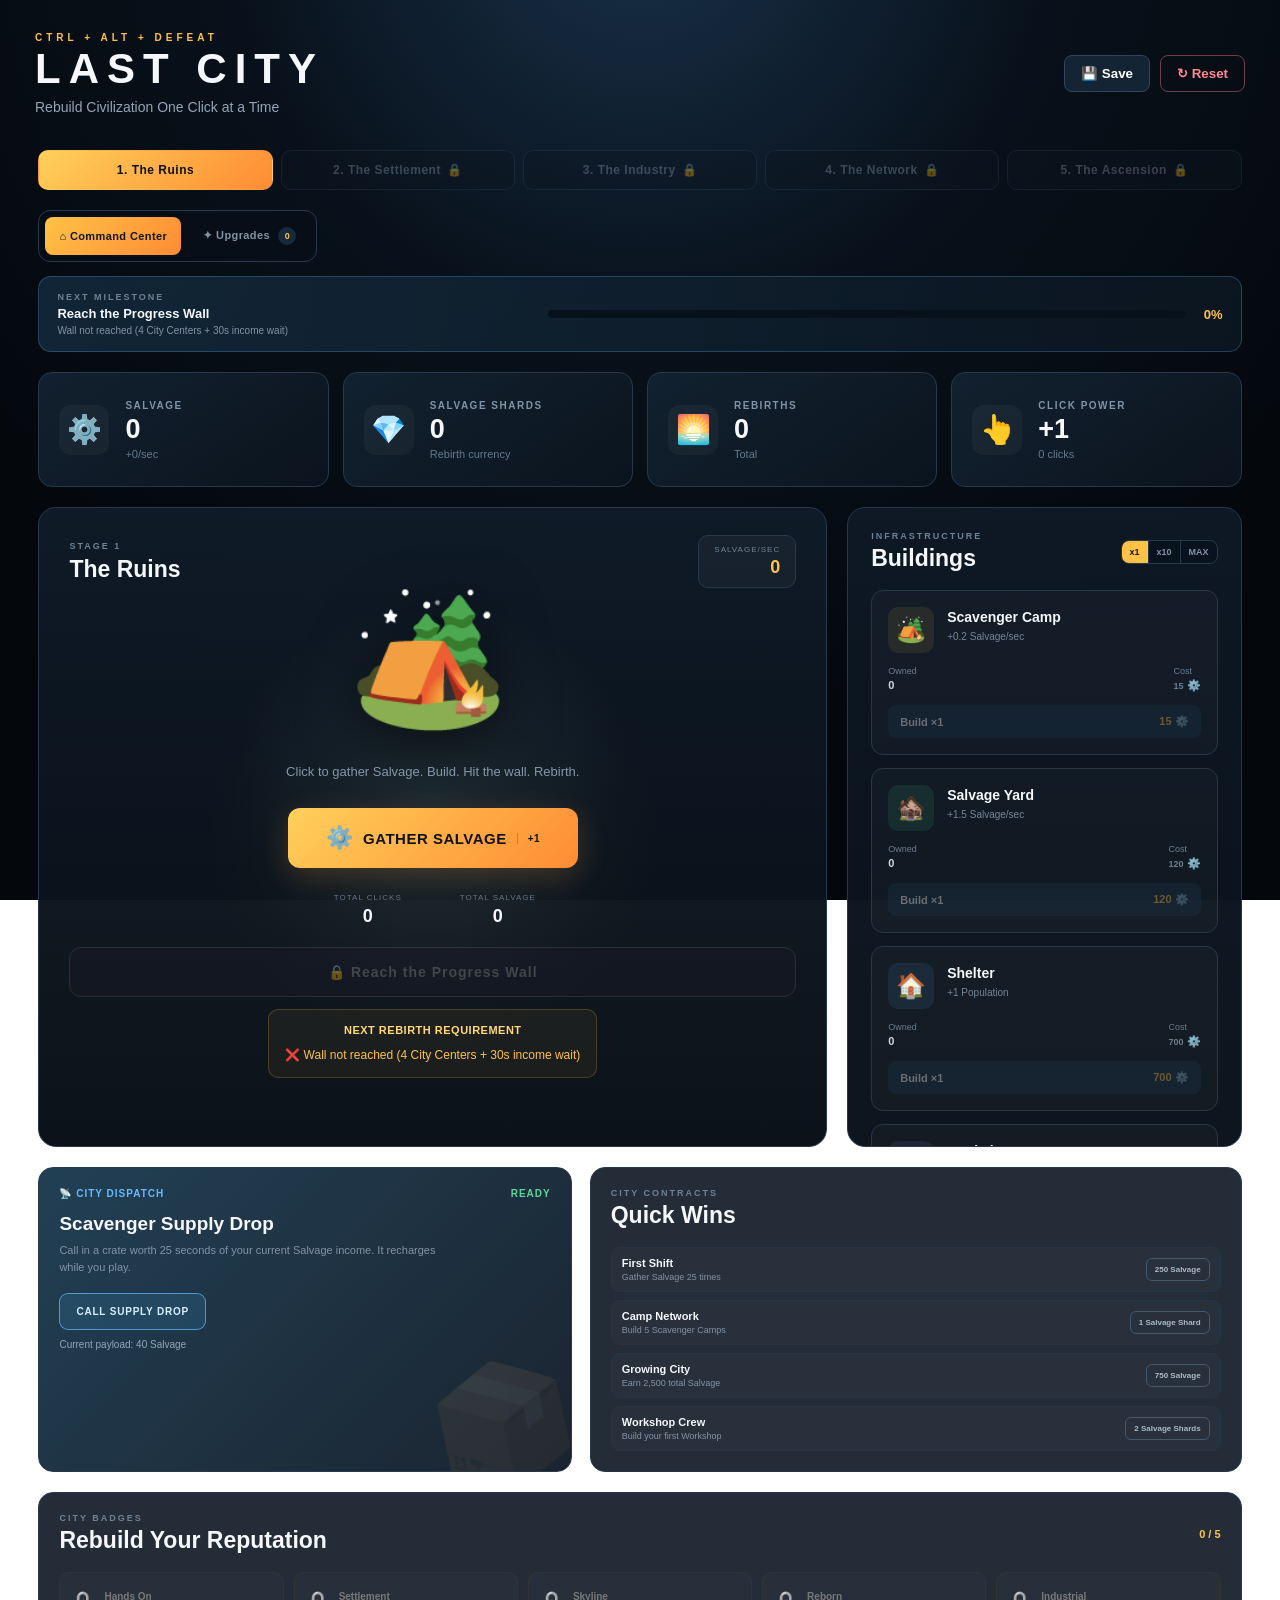
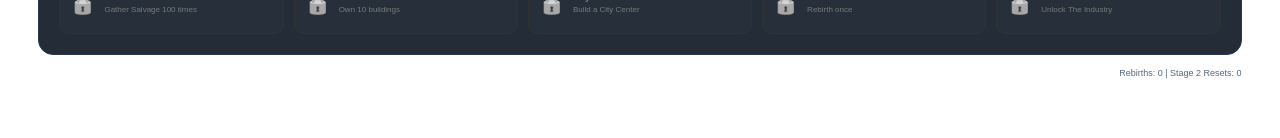
<file: v2/index.html>
<!DOCTYPE html>
<html lang="en">
<head>
    <meta charset="UTF-8">
    <meta name="viewport" content="width=device-width, initial-scale=1.0">
    <title>Last City | CTRL + ALT + DEFEAT</title>
    <link rel="stylesheet" href="style.css">
</head>
<body>

<header class="top-header">
    <div class="logo-section">
        <p class="studio-name">CTRL + ALT + DEFEAT</p>
        <h1>LAST CITY</h1>
        <p class="tagline">Rebuild Civilization One Click at a Time</p>
    </div>
    <div class="header-buttons">
        <button id="saveButton" class="secondary-button">💾 Save</button>
        <button id="resetButton" class="danger-button">↻ Reset</button>
    </div>
</header>

<main class="game-container">

    <nav class="stage-tabs">
        <button class="stage-tab active" data-stage="1">1. The Ruins</button>
        <button class="stage-tab locked" data-stage="2">2. The Settlement</button>
        <button class="stage-tab locked" data-stage="3">3. The Industry</button>
        <button class="stage-tab locked" data-stage="4">4. The Network</button>
        <button class="stage-tab locked" data-stage="5">5. The Ascension</button>
    </nav>

    <nav class="game-mode-tabs" aria-label="Game sections">
        <button class="game-mode-tab active" data-mode="city">⌂ Command Center</button>
        <button class="game-mode-tab" data-mode="upgrades">✦ Upgrades <span id="upgradeReadyCount" class="ready-badge" hidden>0</span></button>
    </nav>

    <section class="milestone-panel" aria-live="polite">
        <div class="milestone-copy">
            <p class="eyebrow">NEXT MILESTONE</p>
            <strong id="milestoneTitle">Build your first Scavenger Camp</strong>
            <span id="milestoneDetail">Every purchase moves the city forward.</span>
        </div>
        <div class="milestone-progress"><div id="milestoneBar"></div></div>
        <strong id="milestonePercent" class="milestone-percent">0%</strong>
    </section>

    <!-- STAGE 1 -->
    <section id="stage1Panel" class="stage-panel active">

        <section class="resource-section">
            <div class="resource-card energy-card">
                <div class="resource-icon">⚙️</div>
                <div>
                    <p class="resource-label">SALVAGE</p>
                    <h2 id="salvage">0</h2>
                    <p class="resource-rate">+<span id="salvageRate">0</span>/sec</p>
                </div>
            </div>
            <div class="resource-card research-card">
                <div class="resource-icon">💎</div>
                <div>
                    <p class="resource-label">SALVAGE SHARDS</p>
                    <h2 id="shards">0</h2>
                    <p class="resource-rate">Rebirth currency</p>
                </div>
            </div>
            <div class="resource-card food-card">
                <div class="resource-icon">🌅</div>
                <div>
                    <p class="resource-label">REBIRTHS</p>
                    <h2 id="rebirths">0</h2>
                    <p class="resource-rate">Total</p>
                </div>
            </div>
            <div class="resource-card population-card">
                <div class="resource-icon">👆</div>
                <div>
                    <p class="resource-label">CLICK POWER</p>
                    <h2>+<span id="clickPower">1</span></h2>
                    <p class="resource-rate"><span id="totalClicks">0</span> clicks</p>
                </div>
            </div>
        </section>

        <section class="game-layout">
            <div class="city-panel">
                <div class="city-header">
                    <div>
                        <p class="eyebrow">STAGE 1</p>
                        <h2>The Ruins</h2>
                    </div>
                    <div class="city-level">
                        <span>SALVAGE/SEC</span>
                        <strong id="salvageRateTop">0</strong>
                    </div>
                </div>

                <div class="city-visual" id="cityVisual">🏕️</div>
                <p class="city-description" id="cityDescription">
                    Click to gather Salvage. Build. Hit the wall. Rebirth.
                </p>

                <button id="energyButton" class="energy-button">
                    <span class="energy-button-icon">⚙️</span>
                    <span>GATHER SALVAGE</span>
                    <small>+<span id="clickPowerStat">1</span></small>
                </button>

                <div class="click-stats">
                    <div>
                        <span>TOTAL CLICKS</span>
                        <strong id="totalClicks2">0</strong>
                    </div>
                    <div>
                        <span>TOTAL SALVAGE</span>
                        <strong id="totalSalvage">0</strong>
                    </div>
                </div>

                <button id="rebirthButton" class="rebirth-button" style="margin-top:20px;">
                    🌅 Rebirth (wall not reached)
                </button>
                <div id="rebirthRequirement" class="rebirth-requirement"></div>
            </div>

            <aside class="building-panel">
                <div class="panel-heading">
                    <div>
                        <p class="eyebrow">INFRASTRUCTURE</p>
                        <h2>Buildings</h2>
                    </div>
                    <div class="buy-amounts" aria-label="Building purchase amount">
                        <button class="buy-amount active" data-amount="1">x1</button>
                        <button class="buy-amount" data-amount="10">x10</button>
                        <button class="buy-amount" data-amount="max">MAX</button>
                    </div>
                </div>

                <div class="building-card">
                    <div class="building-top">
                        <div class="building-icon solar-icon">🏕️</div>
                        <div><h3>Scavenger Camp</h3><p>+0.2 Salvage/sec</p></div>
                    </div>
                    <div class="building-stats">
                        <span>Owned <strong id="scavengerOwned">0</strong></span>
                        <span>Cost <strong><span id="scavengerCost">15</span> ⚙️</strong></span>
                    </div>
                    <button id="buyScavenger" class="buy-button">Build <span><span id="scavengerCost2">15</span> ⚙️</span></button>
                </div>

                <div class="building-card">
                    <div class="building-top">
                        <div class="building-icon farm-icon">🏚️</div>
                        <div><h3>Salvage Yard</h3><p>+1.5 Salvage/sec</p></div>
                    </div>
                    <div class="building-stats">
                        <span>Owned <strong id="yardOwned">0</strong></span>
                        <span>Cost <strong><span id="yardCost">120</span> ⚙️</strong></span>
                    </div>
                    <button id="buyYard" class="buy-button">Build <span><span id="yardCost2">120</span> ⚙️</span></button>
                </div>

                <div class="building-card">
                    <div class="building-top">
                        <div class="building-icon shelter-icon">🏠</div>
                        <div><h3>Shelter</h3><p>+1 Population</p></div>
                    </div>
                    <div class="building-stats">
                        <span>Owned <strong id="shelterOwned">0</strong></span>
                        <span>Cost <strong><span id="shelterCost">700</span> ⚙️</strong></span>
                    </div>
                    <button id="buyShelter" class="buy-button">Build <span><span id="shelterCost2">700</span> ⚙️</span></button>
                </div>

                <div class="building-card">
                    <div class="building-top">
                        <div class="building-icon lab-icon">🔧</div>
                        <div><h3>Workshop</h3><p>+12 Salvage/sec</p></div>
                    </div>
                    <div class="building-stats">
                        <span>Owned <strong id="workshopOwned">0</strong></span>
                        <span>Cost <strong><span id="workshopCost">3,500</span> ⚙️</strong></span>
                    </div>
                    <button id="buyWorkshop" class="buy-button">Build <span><span id="workshopCost2">3,500</span> ⚙️</span></button>
                </div>

                <div class="building-card">
                    <div class="building-top">
                        <div class="building-icon farm-icon">🌾</div>
                        <div><h3>Hydro Farm</h3><p>+25 Salvage/sec, +2 Pop</p></div>
                    </div>
                    <div class="building-stats">
                        <span>Owned <strong id="farmOwned">0</strong></span>
                        <span>Cost <strong><span id="farmCost">18,000</span> ⚙️</strong></span>
                    </div>
                    <button id="buyFarm" class="buy-button">Build <span><span id="farmCost2">18,000</span> ⚙️</span></button>
                </div>

                <div class="building-card">
                    <div class="building-top">
                        <div class="building-icon solar-icon">⚡</div>
                        <div><h3>Power Plant</h3><p>×1.25 all Salvage/sec</p></div>
                    </div>
                    <div class="building-stats">
                        <span>Owned <strong id="powerOwned">0</strong></span>
                        <span>Cost <strong><span id="powerCost">90,000</span> ⚙️</strong></span>
                    </div>
                    <button id="buyPower" class="buy-button">Build <span><span id="powerCost2">90,000</span> ⚙️</span></button>
                </div>

                <div class="building-card">
                    <div class="building-top">
                        <div class="building-icon lab-icon">🏭</div>
                        <div><h3>Factory</h3><p>+180 Salvage/sec</p></div>
                    </div>
                    <div class="building-stats">
                        <span>Owned <strong id="factoryOwned">0</strong></span>
                        <span>Cost <strong><span id="factoryCost">500,000</span> ⚙️</strong></span>
                    </div>
                    <button id="buyFactory" class="buy-button">Build <span><span id="factoryCost2">500,000</span> ⚙️</span></button>
                </div>

                <div class="building-card">
                    <div class="building-top">
                        <div class="building-icon shelter-icon">🏙️</div>
                        <div><h3>City Center</h3><p>+1,200 Salvage/sec, +15 Pop</p></div>
                    </div>
                    <div class="building-stats">
                        <span>Owned <strong id="citycenterOwned">0</strong></span>
                        <span>Cost <strong><span id="citycenterCost">3,000,000</span> ⚙️</strong></span>
                    </div>
                    <button id="buyCitycenter" class="buy-button">Build <span><span id="citycenterCost2">3,000,000</span> ⚙️</span></button>
                </div>
            </aside>
        </section>

        <section class="engagement-grid">
            <article class="dispatch-card">
                <div class="dispatch-topline"><span>📡 CITY DISPATCH</span><span id="dispatchStatus">READY</span></div>
                <h2>Scavenger Supply Drop</h2>
                <p>Call in a crate worth 25 seconds of your current Salvage income. It recharges while you play.</p>
                <button id="dispatchButton" class="dispatch-button">CALL SUPPLY DROP</button>
                <small id="dispatchTimer">Build your city to improve each drop.</small>
            </article>
            <article class="contracts-card">
                <div class="panel-heading"><div><p class="eyebrow">CITY CONTRACTS</p><h2>Quick Wins</h2></div></div>
                <div id="contractList" class="contract-list"></div>
            </article>
        </section>

        <section class="badge-section">
            <div class="panel-heading"><div><p class="eyebrow">CITY BADGES</p><h2>Rebuild Your Reputation</h2></div><span id="badgeProgress" class="badge-progress">0 / 5</span></div>
            <div id="achievementGrid" class="achievement-grid"></div>
        </section>

        <section class="upgrade-section">
            <div class="panel-heading">
                <div>
                    <p class="eyebrow">PERMANENT</p>
                    <h2>Rebirth Upgrades (Shards 💎)</h2>
                </div>
            </div>
            <div id="rebirthUpgrades" class="upgrade-grid"></div>
        </section>

        <p id="saveStatus" class="save-status">Progress saves automatically.</p>
    </section>

    <!-- STAGE 2 -->
    <section id="stage2Panel" class="stage-panel">
        <section class="resource-section">
            <div class="resource-card food-card">
                <div class="resource-icon">🔩</div>
                <div>
                    <p class="resource-label">SCRAP</p>
                    <h2 id="scrap">0</h2>
                    <p class="resource-rate">+<span id="scrapRate">0</span>/sec</p>
                </div>
            </div>
            <div class="resource-card research-card">
                <div class="resource-icon">🪙</div>
                <div>
                    <p class="resource-label">SETTLEMENT TOKENS</p>
                    <h2 id="stage2Tokens">0</h2>
                    <p class="resource-rate">Stage reset currency</p>
                </div>
            </div>
            <div class="resource-card population-card">
                <div class="resource-icon">🔄</div>
                <div>
                    <p class="resource-label">STAGE RESETS</p>
                    <h2 id="stage2Resets">0</h2>
                    <p class="resource-rate">5 to unlock Stage 3</p>
                </div>
            </div>
        </section>

        <section class="upgrade-section">
            <div class="panel-heading">
                <div><p class="eyebrow">SCRAP UPGRADES</p><h2>Spend Scrap</h2></div>
            </div>
            <div id="stage2Upgrades" class="upgrade-grid"></div>
        </section>

        <section class="upgrade-section">
            <div class="panel-heading">
                <div><p class="eyebrow">PERMANENT</p><h2>Settlement Reset Shop (Tokens 🪙)</h2></div>
            </div>
            <div id="stage2ResetUpgrades" class="upgrade-grid"></div>
        </section>

    </section>

    <!-- STAGE 3 -->
    <section id="stage3Panel" class="stage-panel">
        <section class="resource-section">
            <div class="resource-card lab-card">
                <div class="resource-icon">⚙️</div>
                <div>
                    <p class="resource-label">PARTS</p>
                    <h2 id="parts">0</h2>
                    <p class="resource-rate">+<span id="partsRate">0</span>/sec</p>
                </div>
            </div>
        </section>
        <section class="upgrade-section">
            <div class="panel-heading"><div><p class="eyebrow">PARTS UPGRADES</p><h2>Spend Parts</h2></div></div>
            <div id="stage3Upgrades" class="upgrade-grid"></div>
        </section>
        <section class="upgrade-section">
            <div class="panel-heading"><div><p class="eyebrow">PERMANENT</p><h2>Industry Reset Shop</h2></div></div>
            <div id="stage3ResetUpgrades" class="upgrade-grid"></div>
        </section>
    </section>

    <!-- STAGE 4 -->
    <section id="stage4Panel" class="stage-panel">
        <section class="resource-section">
            <div class="resource-card lab-card">
                <div class="resource-icon">🔌</div>
                <div>
                    <p class="resource-label">CIRCUITS</p>
                    <h2 id="circuits">0</h2>
                    <p class="resource-rate">+<span id="circuitsRate">0</span>/sec</p>
                </div>
            </div>
        </section>
        <section class="upgrade-section">
            <div class="panel-heading"><div><p class="eyebrow">CIRCUIT UPGRADES</p><h2>Spend Circuits</h2></div></div>
            <div id="stage4Upgrades" class="upgrade-grid"></div>
        </section>
        <section class="upgrade-section">
            <div class="panel-heading"><div><p class="eyebrow">PERMANENT</p><h2>Network Reset Shop</h2></div></div>
            <div id="stage4ResetUpgrades" class="upgrade-grid"></div>
        </section>
    </section>

    <!-- STAGE 5 -->
    <section id="stage5Panel" class="stage-panel">
        <section class="resource-section">
            <div class="resource-card research-card">
                <div class="resource-icon">🔮</div>
                <div>
                    <p class="resource-label">CORES</p>
                    <h2 id="cores">0</h2>
                    <p class="resource-rate">+<span id="coresRate">0</span>/sec</p>
                </div>
            </div>
        </section>
        <section class="upgrade-section">
            <div class="panel-heading"><div><p class="eyebrow">CORE UPGRADES</p><h2>Spend Cores</h2></div></div>
            <div id="stage5Upgrades" class="upgrade-grid"></div>
        </section>
        <section class="upgrade-section">
            <div class="panel-heading"><div><p class="eyebrow">PERMANENT</p><h2>Ascension Reset Shop — "The Last City" is here</h2></div></div>
            <div id="stage5ResetUpgrades" class="upgrade-grid"></div>
        </section>
    </section>

</main>

<div class="stage-reset-dock">
    <button id="stageResetButton" class="rebirth-button">🔄 Reset Stage</button>
    <p id="stageResetHint">Reach a stage milestone before resetting.</p>
</div>

<div id="notification" class="notification">Game Saved</div>
<div id="fxLayer" class="fx-layer" aria-hidden="true"></div>

<script src="game.js"></script>
</body>
</html>
</file>
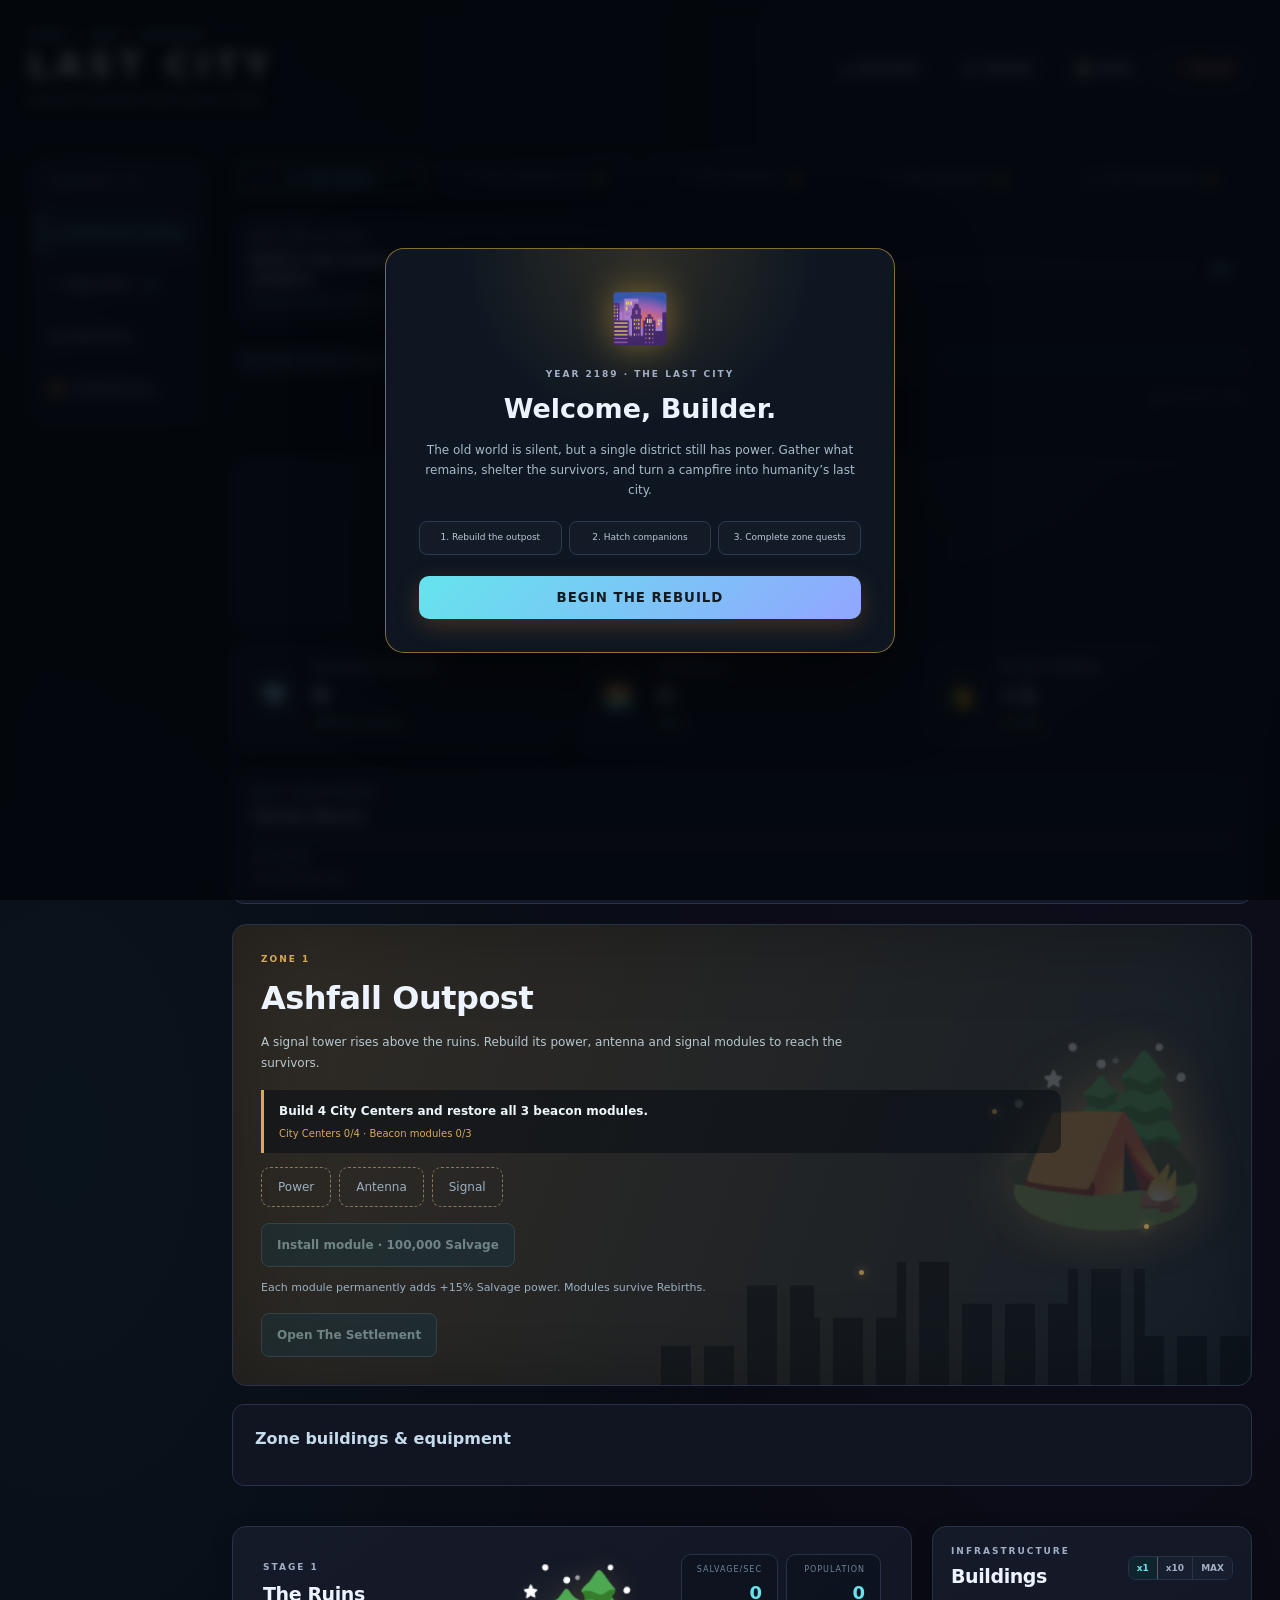
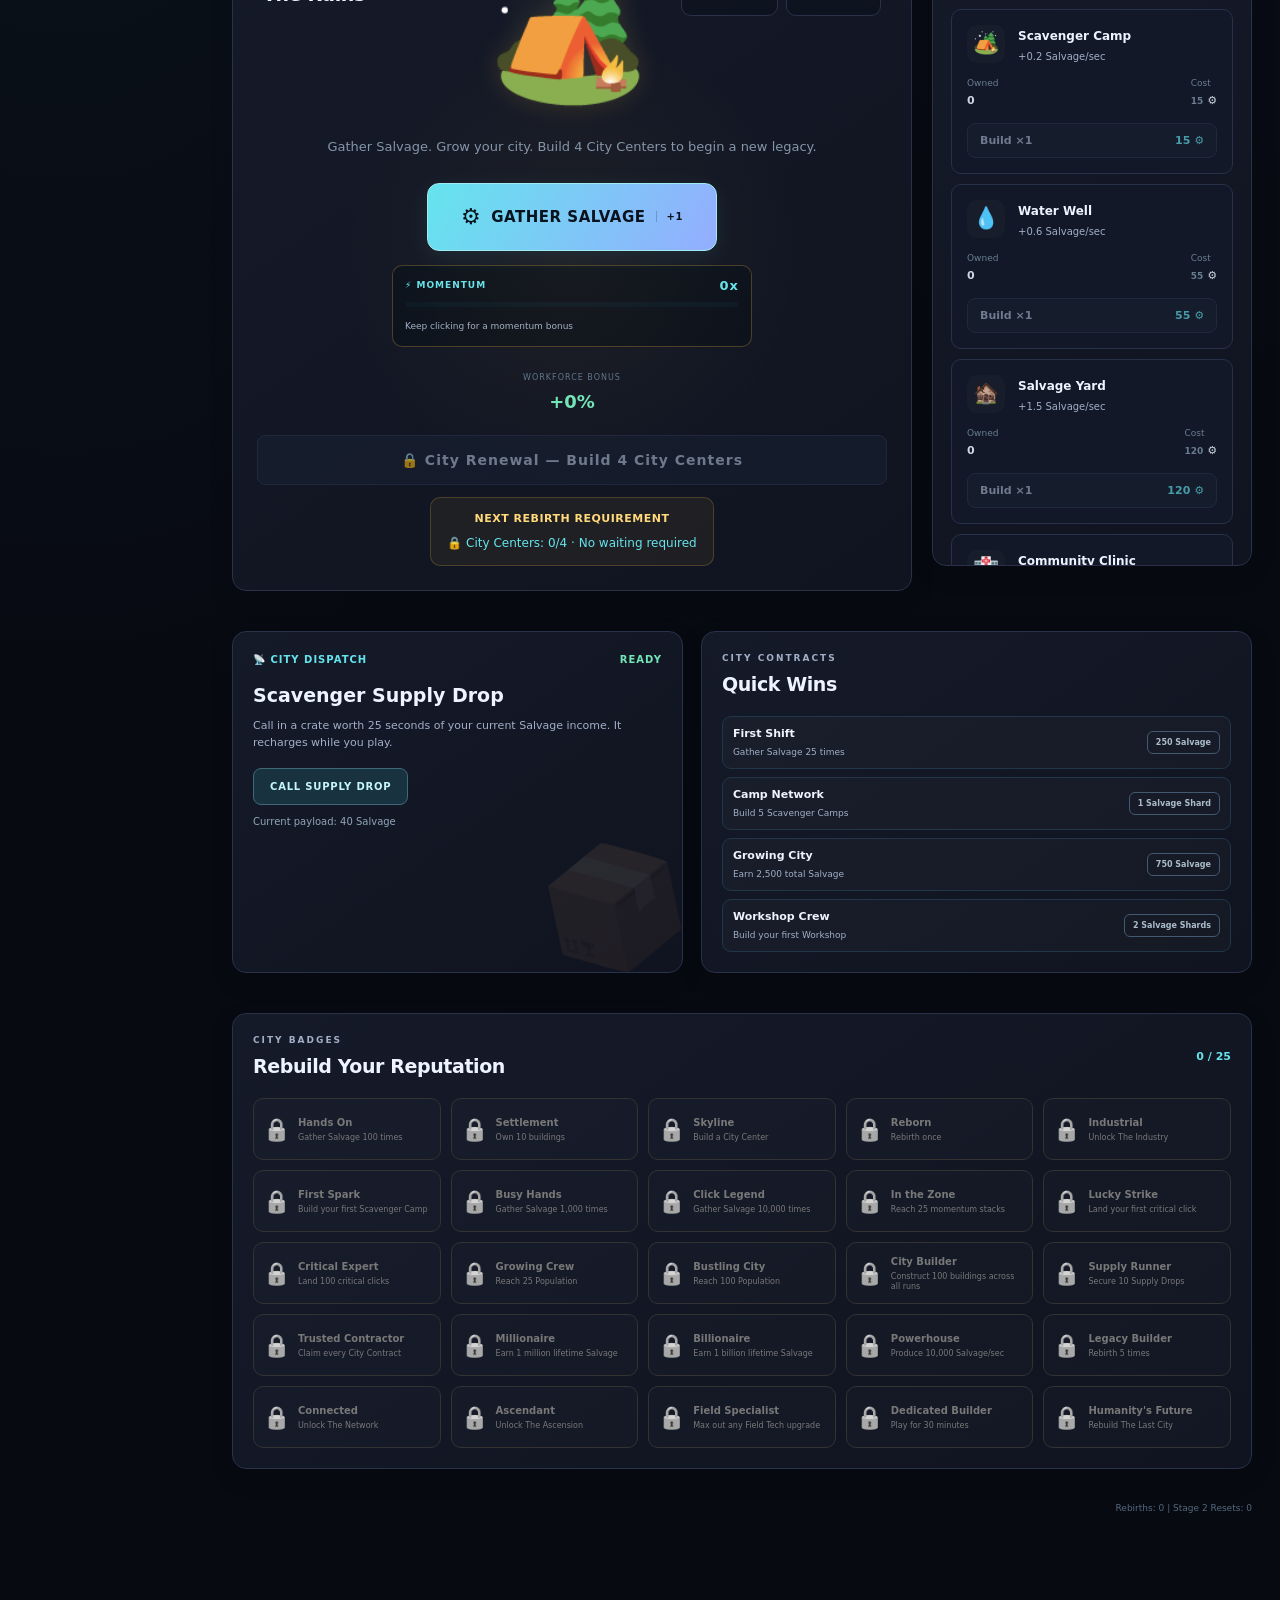
<file: v3.2/index.html>
<!DOCTYPE html>
<html lang="en">
<head>
    <meta charset="UTF-8">
    <meta name="viewport" content="width=device-width, initial-scale=1.0">
    <title>Last City | CTRL + ALT + DEFEAT</title>
    <link rel="stylesheet" href="style.css">
    <link rel="stylesheet" href="cyberpunk.css">
    <link rel="stylesheet" href="cloud-save.css">
</head>
<body>

<header class="top-header">
    <div class="logo-section">
        <p class="studio-name">CTRL + ALT + DEFEAT</p>
        <h1>LAST CITY</h1>
        <p class="tagline">Rebuild Civilization One Click at a Time</p>
    </div>
    <div class="header-buttons">
        <button id="accountButton" class="secondary-button">☁ Account</button>
        <button id="soundButton" class="secondary-button" aria-pressed="true">🔊 Sound</button>
        <button id="saveButton" class="secondary-button">💾 Save</button>
        <button id="resetButton" class="danger-button">↻ Reset</button>
    </div>
</header>

<main class="game-container">

    <nav class="stage-tabs">
        <button class="stage-tab active" data-stage="1">1. The Ruins</button>
        <button class="stage-tab locked" data-stage="2">2. The Settlement</button>
        <button class="stage-tab locked" data-stage="3">3. The Industry</button>
        <button class="stage-tab locked" data-stage="4">4. The Network</button>
        <button class="stage-tab locked" data-stage="5">5. The Ascension</button>
    </nav>

    <nav class="game-mode-tabs" aria-label="Game sections">
        <button class="game-mode-tab active" data-mode="city">⌂ Command Center</button>
        <button class="game-mode-tab" data-mode="upgrades">✦ Upgrades <span id="upgradeReadyCount" class="ready-badge" hidden>0</span></button>
        <button class="game-mode-tab" data-mode="stats">▦ Statistics</button>
        <button class="game-mode-tab" data-mode="companions">🥚 Companions</button>
    </nav>

    <section class="milestone-panel" aria-live="polite">
        <div class="milestone-copy">
            <p class="eyebrow">NEXT MILESTONE</p>
            <strong id="milestoneTitle">Build your first Scavenger Camp</strong>
            <span id="milestoneDetail">Every purchase moves the city forward.</span>
        </div>
        <div class="milestone-progress"><div id="milestoneBar"></div></div>
        <strong id="milestonePercent" class="milestone-percent">0%</strong>
    </section>
    <div id="tutorialHint" class="tutorial-hint">Tip: gather Salvage, then invest it in your first Camp.</div>
    <div id="autoSaveIndicator" class="auto-save-indicator">● Auto-save ready</div>
    <div id="cloudSaveStatus" class="cloud-save-status" role="status" aria-live="polite">Guest play · saved on this browser</div>
    <section id="companionPanel" class="companion-panel" aria-label="Eggs and companions"></section>

    <!-- STAGE 1 -->
    <section id="stage1Panel" class="stage-panel active">
        <div id="zone1" class="zone-mount"></div>

        <section class="resource-section" aria-label="Ruins resource dashboard">
            <div class="resource-card energy-card">
                <div class="resource-icon">⚙️</div>
                <div>
                    <p class="resource-label">SALVAGE</p>
                    <h2 id="salvage">0</h2>
                    <p class="resource-rate">+<span id="salvageRate">0</span>/sec</p>
                </div>
            </div>
            <div class="resource-card research-card">
                <div class="resource-icon">💎</div>
                <div>
                    <p class="resource-label">SALVAGE SHARDS</p>
                    <h2 id="shards">0</h2>
                    <p class="resource-rate">Rebirth currency</p>
                </div>
            </div>
            <div class="resource-card food-card">
                <div class="resource-icon">🌅</div>
                <div>
                    <p class="resource-label">REBIRTHS</p>
                    <h2 id="rebirths">0</h2>
                    <p class="resource-rate">Total</p>
                </div>
            </div>
            <div class="resource-card population-card">
                <div class="resource-icon">👆</div>
                <div>
                    <p class="resource-label">CLICK POWER</p>
                    <h2>+<span id="clickPower">1</span></h2>
                    <p class="resource-rate"><span id="totalClicks">0</span> clicks</p>
                </div>
            </div>
        </section>
        <div id="nextPurchase1" class="next-purchase"></div>

        <section class="game-layout">
            <div class="city-panel">
                <div class="city-header">
                    <div>
                        <p class="eyebrow">STAGE 1</p>
                        <h2>The Ruins</h2>
                    </div>
                    <div class="city-level-group">
                        <div class="city-level">
                            <span>SALVAGE/SEC</span>
                            <strong id="salvageRateTop">0</strong>
                        </div>
                        <div class="city-level population-level">
                            <span>POPULATION</span>
                            <strong id="population">0</strong>
                        </div>
                    </div>
                </div>

                <div class="city-visual" id="cityVisual">🏕️</div>
                <p class="city-description" id="cityDescription">
                    Gather Salvage. Grow your city. Build 4 City Centers to begin a new legacy.
                </p>

                <button id="energyButton" class="energy-button">
                    <span class="energy-button-icon">⚙️</span>
                    <span>GATHER SALVAGE</span>
                    <small>+<span id="clickPowerStat">1</span></small>
                </button>

                <div class="combo-meter" aria-live="polite">
                    <div class="combo-copy"><span>⚡ MOMENTUM</span><strong id="comboCount">0x</strong></div>
                    <div class="combo-track"><div id="comboBar"></div></div>
                    <small id="comboBonus">Keep clicking for +0% click power</small>
                </div>

                <div class="click-stats">
                    <div>
                        <span>WORKFORCE BONUS</span>
                        <strong id="workforceBonus">+0%</strong>
                    </div>
                </div>

                <button id="rebirthButton" class="rebirth-button" style="margin-top:20px;">
                    🌅 City Renewal — Build 4 City Centers
                </button>
                <div id="rebirthRequirement" class="rebirth-requirement"></div>
            </div>

            <aside class="building-panel">
                <div class="panel-heading">
                    <div>
                        <p class="eyebrow">INFRASTRUCTURE</p>
                        <h2>Buildings</h2>
                    </div>
                    <div class="buy-amounts" aria-label="Building purchase amount">
                        <button class="buy-amount active" data-amount="1">x1</button>
                        <button class="buy-amount" data-amount="10">x10</button>
                        <button class="buy-amount" data-amount="max">MAX</button>
                    </div>
                </div>

                <div class="building-card">
                    <div class="building-top">
                        <div class="building-icon solar-icon">🏕️</div>
                        <div><h3>Scavenger Camp</h3><p>+0.2 Salvage/sec</p></div>
                    </div>
                    <div class="building-stats">
                        <span>Owned <strong id="scavengerOwned">0</strong></span>
                        <span>Cost <strong><span id="scavengerCost">15</span> ⚙️</strong></span>
                    </div>
                    <button id="buyScavenger" class="buy-button">Build <span><span id="scavengerCost2">15</span> ⚙️</span></button>
                </div>

                <div class="building-card">
                    <div class="building-top">
                        <div class="building-icon farm-icon">🏚️</div>
                        <div><h3>Salvage Yard</h3><p>+1.5 Salvage/sec</p></div>
                    </div>
                    <div class="building-stats">
                        <span>Owned <strong id="yardOwned">0</strong></span>
                        <span>Cost <strong><span id="yardCost">120</span> ⚙️</strong></span>
                    </div>
                    <button id="buyYard" class="buy-button">Build <span><span id="yardCost2">120</span> ⚙️</span></button>
                </div>

                <div class="building-card">
                    <div class="building-top">
                        <div class="building-icon shelter-icon">🏠</div>
                        <div><h3>Shelter</h3><p>+1 Population</p></div>
                    </div>
                    <div class="building-stats">
                        <span>Owned <strong id="shelterOwned">0</strong></span>
                        <span>Cost <strong><span id="shelterCost">700</span> ⚙️</strong></span>
                    </div>
                    <button id="buyShelter" class="buy-button">Build <span><span id="shelterCost2">700</span> ⚙️</span></button>
                </div>

                <div class="building-card">
                    <div class="building-top">
                        <div class="building-icon lab-icon">🔧</div>
                        <div><h3>Workshop</h3><p>+12 Salvage/sec</p></div>
                    </div>
                    <div class="building-stats">
                        <span>Owned <strong id="workshopOwned">0</strong></span>
                        <span>Cost <strong><span id="workshopCost">3,500</span> ⚙️</strong></span>
                    </div>
                    <button id="buyWorkshop" class="buy-button">Build <span><span id="workshopCost2">3,500</span> ⚙️</span></button>
                </div>

                <div class="building-card">
                    <div class="building-top">
                        <div class="building-icon farm-icon">🌾</div>
                        <div><h3>Hydro Farm</h3><p>+25 Salvage/sec, +2 Pop</p></div>
                    </div>
                    <div class="building-stats">
                        <span>Owned <strong id="farmOwned">0</strong></span>
                        <span>Cost <strong><span id="farmCost">18,000</span> ⚙️</strong></span>
                    </div>
                    <button id="buyFarm" class="buy-button">Build <span><span id="farmCost2">18,000</span> ⚙️</span></button>
                </div>

                <div class="building-card">
                    <div class="building-top">
                        <div class="building-icon solar-icon">⚡</div>
                        <div><h3>Power Plant</h3><p>×1.18 all Salvage/sec</p></div>
                    </div>
                    <div class="building-stats">
                        <span>Owned <strong id="powerOwned">0</strong></span>
                        <span>Cost <strong><span id="powerCost">90,000</span> ⚙️</strong></span>
                    </div>
                    <button id="buyPower" class="buy-button">Build <span><span id="powerCost2">90,000</span> ⚙️</span></button>
                </div>

                <div class="building-card">
                    <div class="building-top">
                        <div class="building-icon lab-icon">🏭</div>
                        <div><h3>Factory</h3><p>+180 Salvage/sec</p></div>
                    </div>
                    <div class="building-stats">
                        <span>Owned <strong id="factoryOwned">0</strong></span>
                        <span>Cost <strong><span id="factoryCost">500,000</span> ⚙️</strong></span>
                    </div>
                    <button id="buyFactory" class="buy-button">Build <span><span id="factoryCost2">500,000</span> ⚙️</span></button>
                </div>

                <div class="building-card">
                    <div class="building-top">
                        <div class="building-icon shelter-icon">🏙️</div>
                        <div><h3>City Center</h3><p>+1,200 Salvage/sec, +15 Pop</p></div>
                    </div>
                    <div class="building-stats">
                        <span>Owned <strong id="citycenterOwned">0</strong></span>
                        <span>Cost <strong><span id="citycenterCost">3,000,000</span> ⚙️</strong></span>
                    </div>
                    <button id="buyCitycenter" class="buy-button">Build <span><span id="citycenterCost2">3,000,000</span> ⚙️</span></button>
                </div>
            </aside>
        </section>

        <section class="engagement-grid">
            <article class="dispatch-card">
                <div class="dispatch-topline"><span>📡 CITY DISPATCH</span><span id="dispatchStatus">READY</span></div>
                <h2>Scavenger Supply Drop</h2>
                <p>Call in a crate worth 25 seconds of your current Salvage income. It recharges while you play.</p>
                <button id="dispatchButton" class="dispatch-button">CALL SUPPLY DROP</button>
                <small id="dispatchTimer">Build your city to improve each drop.</small>
            </article>
            <article class="contracts-card">
                <div class="panel-heading"><div><p class="eyebrow">CITY CONTRACTS</p><h2>Quick Wins</h2></div></div>
                <div id="contractList" class="contract-list"></div>
            </article>
        </section>

        <section class="badge-section">
            <div class="panel-heading"><div><p class="eyebrow">CITY BADGES</p><h2>Rebuild Your Reputation</h2></div><span id="badgeProgress" class="badge-progress">0 / 25</span></div>
            <div id="achievementGrid" class="achievement-grid"></div>
        </section>

        <aside class="upgrade-sidebar" aria-label="Ruins upgrades">
        <section class="upgrade-section lab-upgrade-section">
            <div class="panel-heading">
                <div>
                    <p class="eyebrow">SALVAGE LAB</p>
                    <h2>Field Tech (Salvage ⚙️)</h2>
                </div>
                <span class="lab-caption">Small upgrades for every run</span>
            </div>
            <div id="techUpgrades" class="upgrade-grid"></div>
        </section>

        <section class="upgrade-section">
            <div class="panel-heading">
                <div>
                    <p class="eyebrow">PERMANENT</p>
                    <h2>Rebirth Upgrades (Shards 💎)</h2>
                </div>
            </div>
            <div id="rebirthUpgrades" class="upgrade-grid"></div>
        </section>

        </aside>
        <p id="saveStatus" class="save-status">Progress saves automatically.</p>
    </section>

    <!-- STAGE 2 -->
    <section id="stage2Panel" class="stage-panel">
        <div id="zone2" class="zone-mount"></div>
        <section class="resource-section" aria-label="Settlement resource dashboard">
            <div class="resource-card food-card">
                <div class="resource-icon">🔩</div>
                <div>
                    <p class="resource-label">SCRAP</p>
                    <h2 id="scrap">0</h2>
                    <p class="resource-rate">+<span id="scrapRate">0</span>/sec</p>
                </div>
            </div>
            <div class="resource-card research-card">
                <div class="resource-icon">🪙</div>
                <div>
                    <p class="resource-label">SETTLEMENT TOKENS</p>
                    <h2 id="stage2Tokens">0</h2>
                    <p class="resource-rate">Stage reset currency</p>
                </div>
            </div>
            <div class="resource-card population-card">
                <div class="resource-icon">🔄</div>
                <div>
                    <p class="resource-label">STAGE RESETS</p>
                    <h2 id="stage2Resets">0</h2>
                    <p class="resource-rate">Permanent upgrade currency</p>
                </div>
            </div>
        </section>

        <div id="nextPurchase2" class="next-purchase"></div>
        <aside class="upgrade-sidebar" aria-label="Settlement upgrades">
        <section class="upgrade-section">
            <div class="panel-heading">
                <div><p class="eyebrow">SCRAP UPGRADES</p><h2>Spend Scrap</h2></div>
            </div>
            <div id="stage2Upgrades" class="upgrade-grid"></div>
        </section>

        <section class="upgrade-section">
            <div class="panel-heading">
                <div><p class="eyebrow">PERMANENT</p><h2>Settlement Reset Shop (Tokens 🪙)</h2></div>
            </div>
            <div id="stage2ResetUpgrades" class="upgrade-grid"></div>
        </section>
        </aside>

    </section>

    <!-- STAGE 3 -->
    <section id="stage3Panel" class="stage-panel">
        <div id="zone3" class="zone-mount"></div>
        <section class="resource-section" aria-label="Industry resource dashboard">
            <div class="resource-card lab-card">
                <div class="resource-icon">⚙️</div>
                <div>
                    <p class="resource-label">PARTS</p>
                    <h2 id="parts">0</h2>
                    <p class="resource-rate">+<span id="partsRate">0</span>/sec</p>
                </div>
            </div>
        </section>
        <div id="nextPurchase3" class="next-purchase"></div>
        <aside class="upgrade-sidebar" aria-label="Industry upgrades">
        <section class="upgrade-section">
            <div class="panel-heading"><div><p class="eyebrow">PARTS UPGRADES</p><h2>Spend Parts</h2></div></div>
            <div id="stage3Upgrades" class="upgrade-grid"></div>
        </section>
        <section class="upgrade-section">
            <div class="panel-heading"><div><p class="eyebrow">PERMANENT</p><h2>Industry Reset Shop</h2></div></div>
            <div id="stage3ResetUpgrades" class="upgrade-grid"></div>
        </section>
        </aside>
    </section>

    <!-- STAGE 4 -->
    <section id="stage4Panel" class="stage-panel">
        <div id="zone4" class="zone-mount"></div>
        <section class="resource-section" aria-label="Network resource dashboard">
            <div class="resource-card lab-card">
                <div class="resource-icon">🔌</div>
                <div>
                    <p class="resource-label">CIRCUITS</p>
                    <h2 id="circuits">0</h2>
                    <p class="resource-rate">+<span id="circuitsRate">0</span>/sec</p>
                </div>
            </div>
        </section>
        <div id="nextPurchase4" class="next-purchase"></div>
        <aside class="upgrade-sidebar" aria-label="Network upgrades">
        <section class="upgrade-section">
            <div class="panel-heading"><div><p class="eyebrow">CIRCUIT UPGRADES</p><h2>Spend Circuits</h2></div></div>
            <div id="stage4Upgrades" class="upgrade-grid"></div>
        </section>
        <section class="upgrade-section">
            <div class="panel-heading"><div><p class="eyebrow">PERMANENT</p><h2>Network Reset Shop</h2></div></div>
            <div id="stage4ResetUpgrades" class="upgrade-grid"></div>
        </section>
        </aside>
    </section>

    <!-- STAGE 5 -->
    <section id="stage5Panel" class="stage-panel">
        <div id="zone5" class="zone-mount"></div>
        <section class="resource-section" aria-label="Ascension resource dashboard">
            <div class="resource-card research-card">
                <div class="resource-icon">🔮</div>
                <div>
                    <p class="resource-label">CORES</p>
                    <h2 id="cores">0</h2>
                    <p class="resource-rate">+<span id="coresRate">0</span>/sec</p>
                </div>
            </div>
        </section>
        <div id="nextPurchase5" class="next-purchase"></div>
        <aside class="upgrade-sidebar" aria-label="Ascension upgrades">
        <section class="upgrade-section">
            <div class="panel-heading"><div><p class="eyebrow">CORE UPGRADES</p><h2>Spend Cores</h2></div></div>
            <div id="stage5Upgrades" class="upgrade-grid"></div>
        </section>
        <section class="upgrade-section">
            <div class="panel-heading"><div><p class="eyebrow">PERMANENT</p><h2>Ascension Reset Shop — "The Last City" is here</h2></div></div>
            <div id="stage5ResetUpgrades" class="upgrade-grid"></div>
        </section>
        </aside>
    </section>

<section id="statsPanel" class="stats-panel">
    <div class="stats-hero">
        <div><p class="eyebrow">CITY ARCHIVES</p><h2>Your Rebuilding Record</h2><p>Every run, click, and milestone is recorded here.</p></div>
        <div class="stats-rank"><span>CITY RANK</span><strong id="cityRank">Rookie</strong></div>
    </div>
    <div class="stats-grid">
        <article class="stat-group"><h3>⏱ Time & Activity</h3><div class="stat-lines"><div><span>Total play time</span><strong id="statPlayTime">0m</strong></div><div><span>Current session</span><strong id="statSessionTime">0m</strong></div><div><span>Total clicks</span><strong id="statTotalClicks">0</strong></div><div><span>Critical clicks</span><strong id="statCriticalClicks">0</strong></div></div></article>
        <article class="stat-group"><h3>⚙️ City Economy</h3><div class="stat-lines"><div><span>Lifetime Salvage earned</span><strong id="statLifetimeSalvage">0</strong></div><div><span>Best Salvage/sec</span><strong id="statBestRate">0</strong></div><div><span>Buildings constructed</span><strong id="statBuildingsBuilt">0</strong></div><div><span>Highest momentum</span><strong id="statHighestCombo">0x</strong></div></div></article>
        <article class="stat-group"><h3>📡 City Operations</h3><div class="stat-lines"><div><span>Supply Drops secured</span><strong id="statSupplyDrops">0</strong></div><div><span>Contracts completed</span><strong id="statContracts">0</strong></div><div><span>Badges earned</span><strong id="statBadges">0 / 5</strong></div><div><span>Current population</span><strong id="statPopulation">0</strong></div></div></article>
        <article class="stat-group"><h3>🌅 Legacy</h3><div class="stat-lines"><div><span>Rebirths</span><strong id="statRebirths">0</strong></div><div><span>Settlement resets</span><strong id="statStage2Resets">0</strong></div><div><span>Stages unlocked</span><strong id="statStagesUnlocked">1 / 5</strong></div><div><span>Salvage Shards</span><strong id="statShards">0</strong></div></div></article>
    </div>
</section>

</main>

<div class="stage-reset-dock">
    <button id="stageResetButton" class="rebirth-button">🔄 Reset Stage</button>
    <p id="stageResetHint">Reach a stage milestone before resetting.</p>
</div>

<div id="notification" class="notification">Game Saved</div>
<div id="fxLayer" class="fx-layer" aria-hidden="true"></div>
<div id="introModal" class="intro-modal" role="dialog" aria-modal="true" aria-labelledby="introTitle" hidden>
    <div class="intro-card">
        <span class="intro-symbol">🌆</span>
        <p class="eyebrow">YEAR 2189 · THE LAST CITY</p>
        <h2 id="introTitle">Welcome, Builder.</h2>
        <p>The old world is silent, but a single district still has power. Gather what remains, shelter the survivors, and turn a campfire into humanity’s last city.</p>
        <div class="intro-steps"><span>1. Rebuild the outpost</span><span>2. Hatch companions</span><span>3. Complete zone quests</span></div>
        <button id="introStartButton" class="intro-start-button">BEGIN THE REBUILD</button>
    </div>
</div>

<dialog id="hatchModal" class="hatch-modal" aria-labelledby="hatchTitle" aria-describedby="hatchStatus">
    <div class="hatch-card">
        <p class="eyebrow">COMPANION SIGNAL FOUND</p>
        <h2 id="hatchTitle">Opening your egg</h2>
        <div class="hatch-reel" aria-hidden="true">
            <div class="hatch-pointer"></div>
            <div id="hatchStrip" class="hatch-strip"></div>
        </div>
        <p id="hatchStatus" class="hatch-status" role="status" aria-live="polite">Rolling through this egg’s pets…</p>
        <div id="hatchResult" class="hatch-result" hidden>
            <span id="hatchRarity" class="hatch-rarity"></span>
            <h3 id="hatchPetName"></h3>
            <p id="hatchPetBonus"></p>
            <small id="hatchPetCopies"></small>
        </div>
        <button id="hatchSkipButton" class="hatch-action" autofocus>Skip animation</button>
        <button id="hatchAutoStopButton" class="hatch-action auto-hatch-stop" hidden>Stop Auto Hatch</button>
        <label class="hatch-preference"><input id="skipHatchAnimations" type="checkbox"> Skip future hatch animations</label>
    </div>
</dialog>

<dialog id="petMergeModal" class="hatch-modal pet-merge-modal" aria-labelledby="mergeTitle" aria-describedby="mergeWarning">
    <div class="hatch-card">
        <p class="eyebrow">GOLD CONVERSION LAB</p>
        <h2 id="mergeTitle">Merge pet copies</h2>
        <div id="mergePreview" class="merge-preview"></div>
        <p id="mergePower" class="merge-power"></p>
        <div id="mergeChoices" class="merge-choices" aria-label="Copies to consume"></div>
        <strong id="mergeOdds" class="merge-odds" role="status" aria-live="polite"></strong>
        <p id="mergeWarning" class="merge-warning"></p>
        <button id="mergeConfirmButton" class="hatch-action">Confirm merge</button>
        <button id="mergeCloseButton" class="hatch-action merge-cancel">Cancel</button>
    </div>
</dialog>

<dialog id="accountModal" class="account-modal" aria-labelledby="accountTitle">
    <div class="account-heading">
        <div><p class="eyebrow">YOUR CITY, ANYWHERE</p><h2 id="accountTitle">Player account</h2></div>
        <button id="accountClose" class="secondary-button" aria-label="Close account">✕</button>
    </div>
    <p id="accountMessage" role="status" aria-live="polite"></p>
    <form id="accountForm">
        <label>Email<input id="accountEmail" type="email" autocomplete="email" required maxlength="254"></label>
        <label>Password<input id="accountPassword" type="password" autocomplete="current-password" required minlength="8" maxlength="128"></label>
        <div class="account-actions">
            <button id="loginButton" class="secondary-button" type="submit">Log in</button>
            <button id="signupButton" class="secondary-button" type="button">Create account</button>
            <button id="forgotPasswordButton" class="secondary-button" type="button">Forgot password?</button>
        </div>
        <p class="account-hint">Guests can keep playing. Accounts save progress across devices. New passwords need at least 8 characters.</p>
    </form>
    <form id="recoveryForm" hidden>
        <label>New password<input id="newAccountPassword" type="password" autocomplete="new-password" required minlength="8" maxlength="128"></label>
        <button class="secondary-button" type="submit">Update password</button>
    </form>
    <div id="signedInPanel" hidden>
        <p>Signed in as <strong id="accountIdentity"></strong></p>
        <p id="accountSyncDetail"></p>
        <div class="account-actions">
            <button id="cloudSyncButton" class="secondary-button">Sync now</button>
            <button id="importGuestButton" class="secondary-button">Use guest city for this account</button>
            <button id="logoutButton" class="secondary-button">Log out</button>
        </div>
        <p class="account-hint">Cloud saves sync every 30 seconds and when you press Save. Log out to return to your separate guest city.</p>
    </div>
    <div id="saveConflictPanel" hidden>
        <h3>Choose a city to keep</h3>
        <p id="saveConflictDetail"></p>
        <div class="account-actions">
            <button id="useCloudSaveButton" class="secondary-button">Use cloud city</button>
            <button id="useDeviceSaveButton" class="secondary-button">Keep this device’s city</button>
        </div>
        <p class="account-hint">Automatic uploads pause until you choose. The replaced city is backed up on this browser.</p>
    </div>
</dialog>

<script src="cloud-config.js"></script>
<script src="progression.js"></script>
<script src="adventure.js"></script>
<script src="pets.js"></script>
<script src="game.js"></script>
<script src="cloud-save.js"></script>
</body>
</html>
</file>
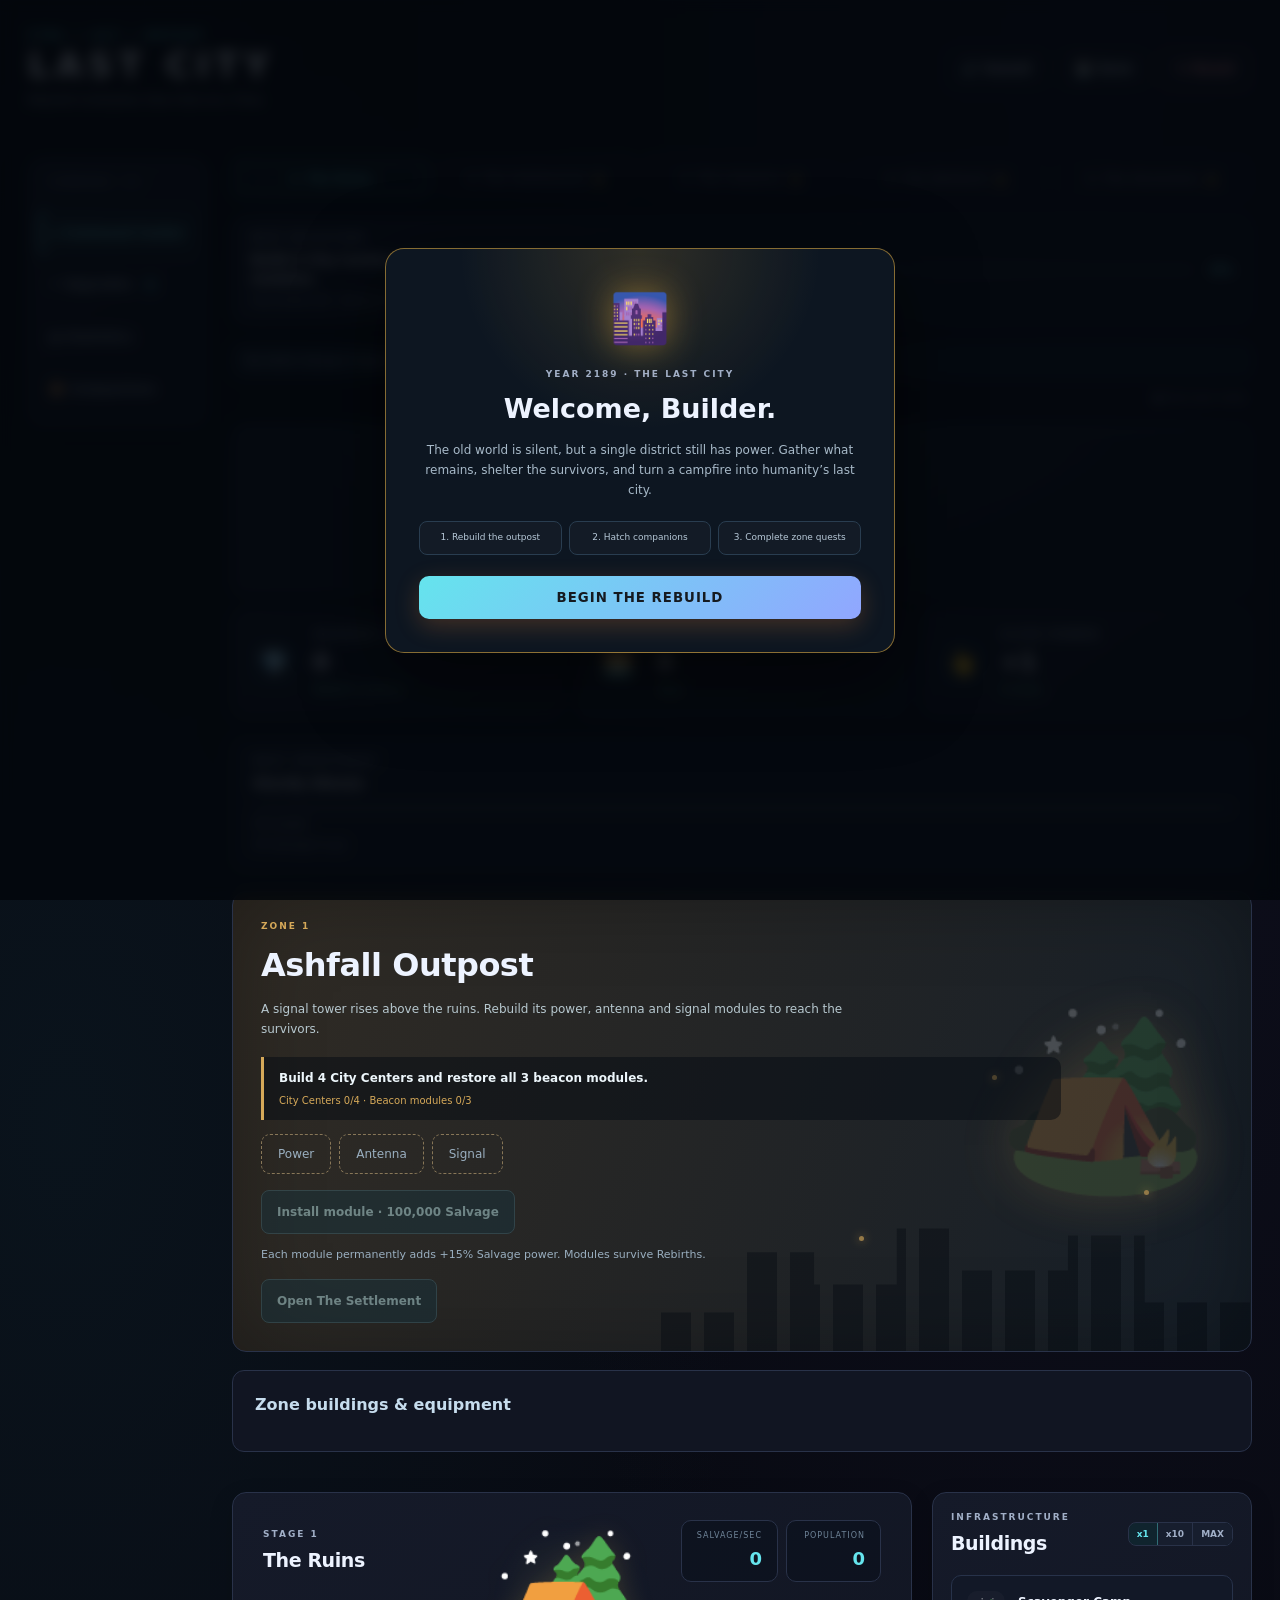
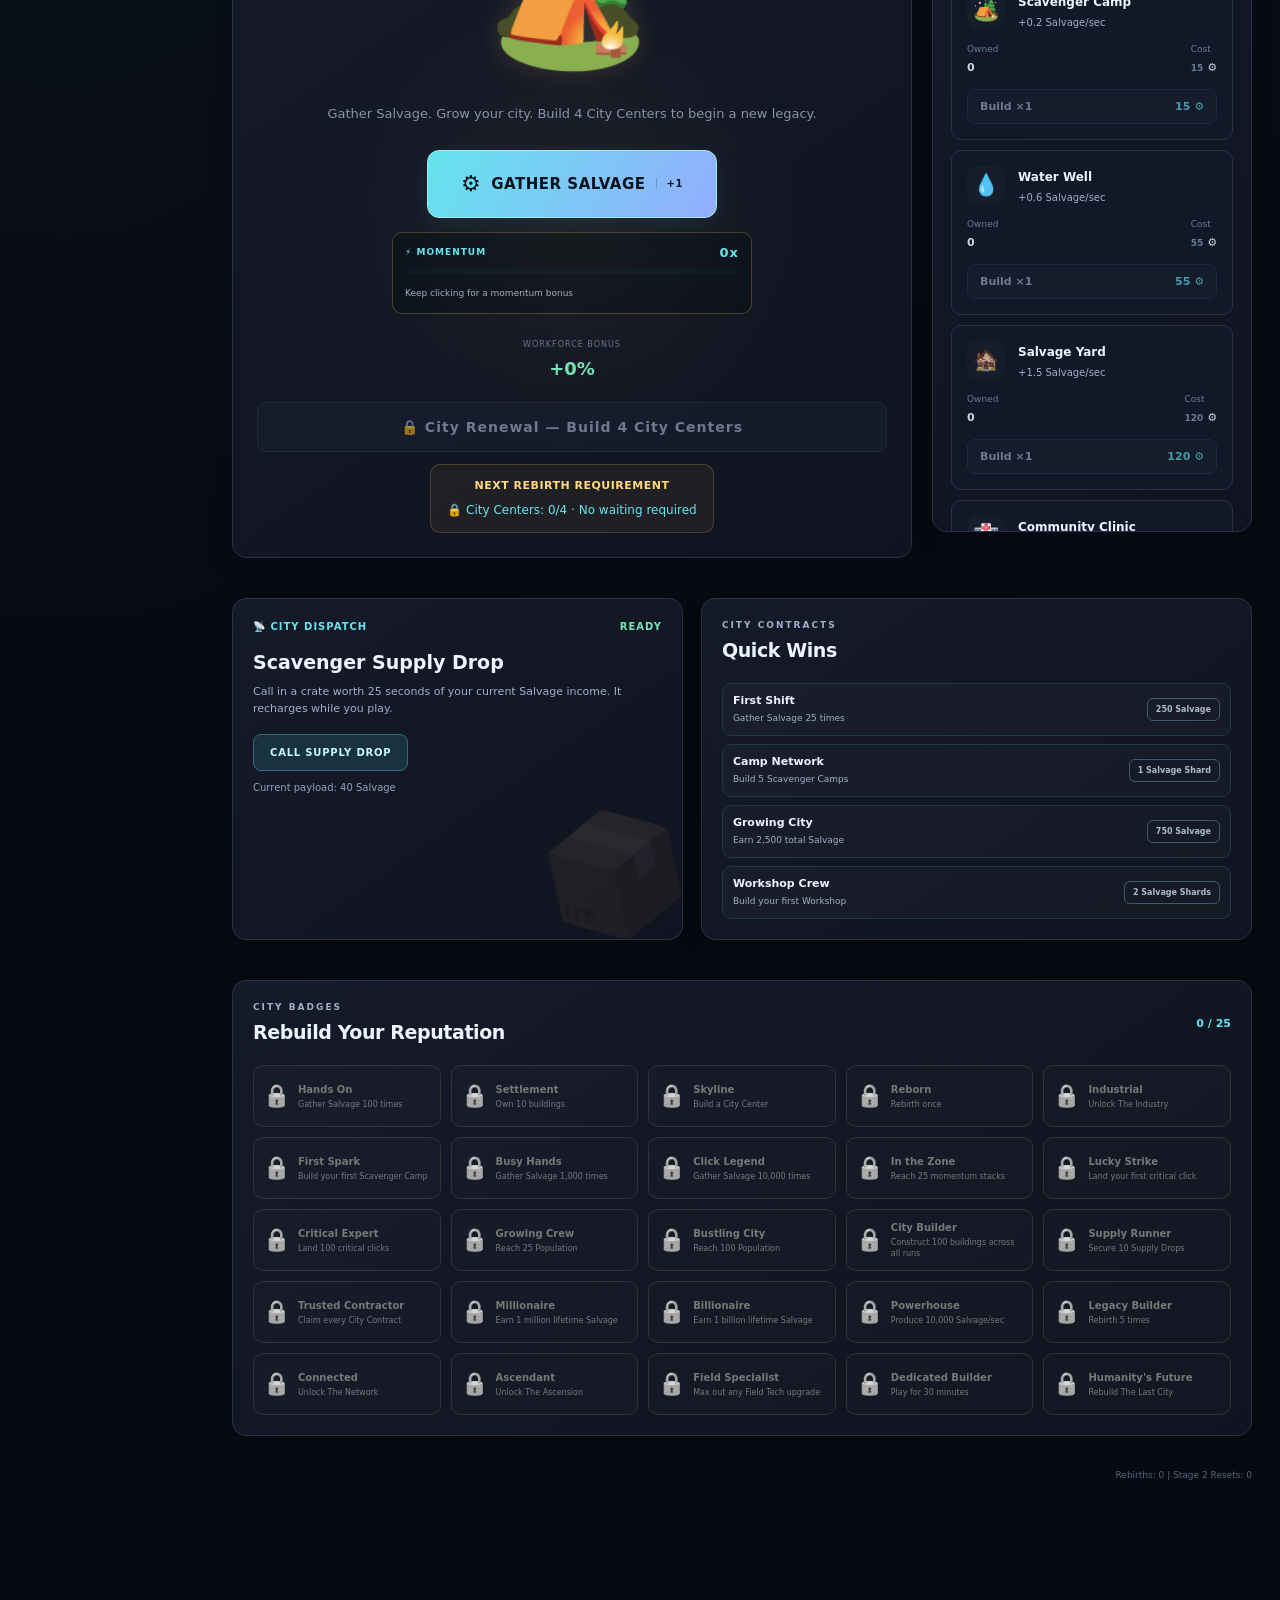
<file: v3/index.html>
<!DOCTYPE html>
<html lang="en">
<head>
    <meta charset="UTF-8">
    <meta name="viewport" content="width=device-width, initial-scale=1.0">
    <title>Last City | CTRL + ALT + DEFEAT</title>
    <link rel="stylesheet" href="style.css">
    <link rel="stylesheet" href="cyberpunk.css">
</head>
<body>

<header class="top-header">
    <div class="logo-section">
        <p class="studio-name">CTRL + ALT + DEFEAT</p>
        <h1>LAST CITY</h1>
        <p class="tagline">Rebuild Civilization One Click at a Time</p>
    </div>
    <div class="header-buttons">
        <button id="soundButton" class="secondary-button" aria-pressed="true">🔊 Sound</button>
        <button id="saveButton" class="secondary-button">💾 Save</button>
        <button id="resetButton" class="danger-button">↻ Reset</button>
    </div>
</header>

<main class="game-container">

    <nav class="stage-tabs">
        <button class="stage-tab active" data-stage="1">1. The Ruins</button>
        <button class="stage-tab locked" data-stage="2">2. The Settlement</button>
        <button class="stage-tab locked" data-stage="3">3. The Industry</button>
        <button class="stage-tab locked" data-stage="4">4. The Network</button>
        <button class="stage-tab locked" data-stage="5">5. The Ascension</button>
    </nav>

    <nav class="game-mode-tabs" aria-label="Game sections">
        <button class="game-mode-tab active" data-mode="city">⌂ Command Center</button>
        <button class="game-mode-tab" data-mode="upgrades">✦ Upgrades <span id="upgradeReadyCount" class="ready-badge" hidden>0</span></button>
        <button class="game-mode-tab" data-mode="stats">▦ Statistics</button>
        <button class="game-mode-tab" data-mode="companions">🥚 Companions</button>
    </nav>

    <section class="milestone-panel" aria-live="polite">
        <div class="milestone-copy">
            <p class="eyebrow">NEXT MILESTONE</p>
            <strong id="milestoneTitle">Build your first Scavenger Camp</strong>
            <span id="milestoneDetail">Every purchase moves the city forward.</span>
        </div>
        <div class="milestone-progress"><div id="milestoneBar"></div></div>
        <strong id="milestonePercent" class="milestone-percent">0%</strong>
    </section>
    <div id="tutorialHint" class="tutorial-hint">Tip: gather Salvage, then invest it in your first Camp.</div>
    <div id="autoSaveIndicator" class="auto-save-indicator">● Auto-save ready</div>
    <section id="companionPanel" class="companion-panel" aria-label="Eggs and companions"></section>

    <!-- STAGE 1 -->
    <section id="stage1Panel" class="stage-panel active">
        <div id="zone1" class="zone-mount"></div>

        <section class="resource-section" aria-label="Ruins resource dashboard">
            <div class="resource-card energy-card">
                <div class="resource-icon">⚙️</div>
                <div>
                    <p class="resource-label">SALVAGE</p>
                    <h2 id="salvage">0</h2>
                    <p class="resource-rate">+<span id="salvageRate">0</span>/sec</p>
                </div>
            </div>
            <div class="resource-card research-card">
                <div class="resource-icon">💎</div>
                <div>
                    <p class="resource-label">SALVAGE SHARDS</p>
                    <h2 id="shards">0</h2>
                    <p class="resource-rate">Rebirth currency</p>
                </div>
            </div>
            <div class="resource-card food-card">
                <div class="resource-icon">🌅</div>
                <div>
                    <p class="resource-label">REBIRTHS</p>
                    <h2 id="rebirths">0</h2>
                    <p class="resource-rate">Total</p>
                </div>
            </div>
            <div class="resource-card population-card">
                <div class="resource-icon">👆</div>
                <div>
                    <p class="resource-label">CLICK POWER</p>
                    <h2>+<span id="clickPower">1</span></h2>
                    <p class="resource-rate"><span id="totalClicks">0</span> clicks</p>
                </div>
            </div>
        </section>
        <div id="nextPurchase1" class="next-purchase"></div>

        <section class="game-layout">
            <div class="city-panel">
                <div class="city-header">
                    <div>
                        <p class="eyebrow">STAGE 1</p>
                        <h2>The Ruins</h2>
                    </div>
                    <div class="city-level-group">
                        <div class="city-level">
                            <span>SALVAGE/SEC</span>
                            <strong id="salvageRateTop">0</strong>
                        </div>
                        <div class="city-level population-level">
                            <span>POPULATION</span>
                            <strong id="population">0</strong>
                        </div>
                    </div>
                </div>

                <div class="city-visual" id="cityVisual">🏕️</div>
                <p class="city-description" id="cityDescription">
                    Gather Salvage. Grow your city. Build 4 City Centers to begin a new legacy.
                </p>

                <button id="energyButton" class="energy-button">
                    <span class="energy-button-icon">⚙️</span>
                    <span>GATHER SALVAGE</span>
                    <small>+<span id="clickPowerStat">1</span></small>
                </button>

                <div class="combo-meter" aria-live="polite">
                    <div class="combo-copy"><span>⚡ MOMENTUM</span><strong id="comboCount">0x</strong></div>
                    <div class="combo-track"><div id="comboBar"></div></div>
                    <small id="comboBonus">Keep clicking for +0% click power</small>
                </div>

                <div class="click-stats">
                    <div>
                        <span>WORKFORCE BONUS</span>
                        <strong id="workforceBonus">+0%</strong>
                    </div>
                </div>

                <button id="rebirthButton" class="rebirth-button" style="margin-top:20px;">
                    🌅 City Renewal — Build 4 City Centers
                </button>
                <div id="rebirthRequirement" class="rebirth-requirement"></div>
            </div>

            <aside class="building-panel">
                <div class="panel-heading">
                    <div>
                        <p class="eyebrow">INFRASTRUCTURE</p>
                        <h2>Buildings</h2>
                    </div>
                    <div class="buy-amounts" aria-label="Building purchase amount">
                        <button class="buy-amount active" data-amount="1">x1</button>
                        <button class="buy-amount" data-amount="10">x10</button>
                        <button class="buy-amount" data-amount="max">MAX</button>
                    </div>
                </div>

                <div class="building-card">
                    <div class="building-top">
                        <div class="building-icon solar-icon">🏕️</div>
                        <div><h3>Scavenger Camp</h3><p>+0.2 Salvage/sec</p></div>
                    </div>
                    <div class="building-stats">
                        <span>Owned <strong id="scavengerOwned">0</strong></span>
                        <span>Cost <strong><span id="scavengerCost">15</span> ⚙️</strong></span>
                    </div>
                    <button id="buyScavenger" class="buy-button">Build <span><span id="scavengerCost2">15</span> ⚙️</span></button>
                </div>

                <div class="building-card">
                    <div class="building-top">
                        <div class="building-icon farm-icon">🏚️</div>
                        <div><h3>Salvage Yard</h3><p>+1.5 Salvage/sec</p></div>
                    </div>
                    <div class="building-stats">
                        <span>Owned <strong id="yardOwned">0</strong></span>
                        <span>Cost <strong><span id="yardCost">120</span> ⚙️</strong></span>
                    </div>
                    <button id="buyYard" class="buy-button">Build <span><span id="yardCost2">120</span> ⚙️</span></button>
                </div>

                <div class="building-card">
                    <div class="building-top">
                        <div class="building-icon shelter-icon">🏠</div>
                        <div><h3>Shelter</h3><p>+1 Population</p></div>
                    </div>
                    <div class="building-stats">
                        <span>Owned <strong id="shelterOwned">0</strong></span>
                        <span>Cost <strong><span id="shelterCost">700</span> ⚙️</strong></span>
                    </div>
                    <button id="buyShelter" class="buy-button">Build <span><span id="shelterCost2">700</span> ⚙️</span></button>
                </div>

                <div class="building-card">
                    <div class="building-top">
                        <div class="building-icon lab-icon">🔧</div>
                        <div><h3>Workshop</h3><p>+12 Salvage/sec</p></div>
                    </div>
                    <div class="building-stats">
                        <span>Owned <strong id="workshopOwned">0</strong></span>
                        <span>Cost <strong><span id="workshopCost">3,500</span> ⚙️</strong></span>
                    </div>
                    <button id="buyWorkshop" class="buy-button">Build <span><span id="workshopCost2">3,500</span> ⚙️</span></button>
                </div>

                <div class="building-card">
                    <div class="building-top">
                        <div class="building-icon farm-icon">🌾</div>
                        <div><h3>Hydro Farm</h3><p>+25 Salvage/sec, +2 Pop</p></div>
                    </div>
                    <div class="building-stats">
                        <span>Owned <strong id="farmOwned">0</strong></span>
                        <span>Cost <strong><span id="farmCost">18,000</span> ⚙️</strong></span>
                    </div>
                    <button id="buyFarm" class="buy-button">Build <span><span id="farmCost2">18,000</span> ⚙️</span></button>
                </div>

                <div class="building-card">
                    <div class="building-top">
                        <div class="building-icon solar-icon">⚡</div>
                        <div><h3>Power Plant</h3><p>×1.18 all Salvage/sec</p></div>
                    </div>
                    <div class="building-stats">
                        <span>Owned <strong id="powerOwned">0</strong></span>
                        <span>Cost <strong><span id="powerCost">90,000</span> ⚙️</strong></span>
                    </div>
                    <button id="buyPower" class="buy-button">Build <span><span id="powerCost2">90,000</span> ⚙️</span></button>
                </div>

                <div class="building-card">
                    <div class="building-top">
                        <div class="building-icon lab-icon">🏭</div>
                        <div><h3>Factory</h3><p>+180 Salvage/sec</p></div>
                    </div>
                    <div class="building-stats">
                        <span>Owned <strong id="factoryOwned">0</strong></span>
                        <span>Cost <strong><span id="factoryCost">500,000</span> ⚙️</strong></span>
                    </div>
                    <button id="buyFactory" class="buy-button">Build <span><span id="factoryCost2">500,000</span> ⚙️</span></button>
                </div>

                <div class="building-card">
                    <div class="building-top">
                        <div class="building-icon shelter-icon">🏙️</div>
                        <div><h3>City Center</h3><p>+1,200 Salvage/sec, +15 Pop</p></div>
                    </div>
                    <div class="building-stats">
                        <span>Owned <strong id="citycenterOwned">0</strong></span>
                        <span>Cost <strong><span id="citycenterCost">3,000,000</span> ⚙️</strong></span>
                    </div>
                    <button id="buyCitycenter" class="buy-button">Build <span><span id="citycenterCost2">3,000,000</span> ⚙️</span></button>
                </div>
            </aside>
        </section>

        <section class="engagement-grid">
            <article class="dispatch-card">
                <div class="dispatch-topline"><span>📡 CITY DISPATCH</span><span id="dispatchStatus">READY</span></div>
                <h2>Scavenger Supply Drop</h2>
                <p>Call in a crate worth 25 seconds of your current Salvage income. It recharges while you play.</p>
                <button id="dispatchButton" class="dispatch-button">CALL SUPPLY DROP</button>
                <small id="dispatchTimer">Build your city to improve each drop.</small>
            </article>
            <article class="contracts-card">
                <div class="panel-heading"><div><p class="eyebrow">CITY CONTRACTS</p><h2>Quick Wins</h2></div></div>
                <div id="contractList" class="contract-list"></div>
            </article>
        </section>

        <section class="badge-section">
            <div class="panel-heading"><div><p class="eyebrow">CITY BADGES</p><h2>Rebuild Your Reputation</h2></div><span id="badgeProgress" class="badge-progress">0 / 25</span></div>
            <div id="achievementGrid" class="achievement-grid"></div>
        </section>

        <aside class="upgrade-sidebar" aria-label="Ruins upgrades">
        <section class="upgrade-section lab-upgrade-section">
            <div class="panel-heading">
                <div>
                    <p class="eyebrow">SALVAGE LAB</p>
                    <h2>Field Tech (Salvage ⚙️)</h2>
                </div>
                <span class="lab-caption">Small upgrades for every run</span>
            </div>
            <div id="techUpgrades" class="upgrade-grid"></div>
        </section>

        <section class="upgrade-section">
            <div class="panel-heading">
                <div>
                    <p class="eyebrow">PERMANENT</p>
                    <h2>Rebirth Upgrades (Shards 💎)</h2>
                </div>
            </div>
            <div id="rebirthUpgrades" class="upgrade-grid"></div>
        </section>

        </aside>
        <p id="saveStatus" class="save-status">Progress saves automatically.</p>
    </section>

    <!-- STAGE 2 -->
    <section id="stage2Panel" class="stage-panel">
        <div id="zone2" class="zone-mount"></div>
        <section class="resource-section" aria-label="Settlement resource dashboard">
            <div class="resource-card food-card">
                <div class="resource-icon">🔩</div>
                <div>
                    <p class="resource-label">SCRAP</p>
                    <h2 id="scrap">0</h2>
                    <p class="resource-rate">+<span id="scrapRate">0</span>/sec</p>
                </div>
            </div>
            <div class="resource-card research-card">
                <div class="resource-icon">🪙</div>
                <div>
                    <p class="resource-label">SETTLEMENT TOKENS</p>
                    <h2 id="stage2Tokens">0</h2>
                    <p class="resource-rate">Stage reset currency</p>
                </div>
            </div>
            <div class="resource-card population-card">
                <div class="resource-icon">🔄</div>
                <div>
                    <p class="resource-label">STAGE RESETS</p>
                    <h2 id="stage2Resets">0</h2>
                    <p class="resource-rate">Permanent upgrade currency</p>
                </div>
            </div>
        </section>

        <div id="nextPurchase2" class="next-purchase"></div>
        <aside class="upgrade-sidebar" aria-label="Settlement upgrades">
        <section class="upgrade-section">
            <div class="panel-heading">
                <div><p class="eyebrow">SCRAP UPGRADES</p><h2>Spend Scrap</h2></div>
            </div>
            <div id="stage2Upgrades" class="upgrade-grid"></div>
        </section>

        <section class="upgrade-section">
            <div class="panel-heading">
                <div><p class="eyebrow">PERMANENT</p><h2>Settlement Reset Shop (Tokens 🪙)</h2></div>
            </div>
            <div id="stage2ResetUpgrades" class="upgrade-grid"></div>
        </section>
        </aside>

    </section>

    <!-- STAGE 3 -->
    <section id="stage3Panel" class="stage-panel">
        <div id="zone3" class="zone-mount"></div>
        <section class="resource-section" aria-label="Industry resource dashboard">
            <div class="resource-card lab-card">
                <div class="resource-icon">⚙️</div>
                <div>
                    <p class="resource-label">PARTS</p>
                    <h2 id="parts">0</h2>
                    <p class="resource-rate">+<span id="partsRate">0</span>/sec</p>
                </div>
            </div>
        </section>
        <div id="nextPurchase3" class="next-purchase"></div>
        <aside class="upgrade-sidebar" aria-label="Industry upgrades">
        <section class="upgrade-section">
            <div class="panel-heading"><div><p class="eyebrow">PARTS UPGRADES</p><h2>Spend Parts</h2></div></div>
            <div id="stage3Upgrades" class="upgrade-grid"></div>
        </section>
        <section class="upgrade-section">
            <div class="panel-heading"><div><p class="eyebrow">PERMANENT</p><h2>Industry Reset Shop</h2></div></div>
            <div id="stage3ResetUpgrades" class="upgrade-grid"></div>
        </section>
        </aside>
    </section>

    <!-- STAGE 4 -->
    <section id="stage4Panel" class="stage-panel">
        <div id="zone4" class="zone-mount"></div>
        <section class="resource-section" aria-label="Network resource dashboard">
            <div class="resource-card lab-card">
                <div class="resource-icon">🔌</div>
                <div>
                    <p class="resource-label">CIRCUITS</p>
                    <h2 id="circuits">0</h2>
                    <p class="resource-rate">+<span id="circuitsRate">0</span>/sec</p>
                </div>
            </div>
        </section>
        <div id="nextPurchase4" class="next-purchase"></div>
        <aside class="upgrade-sidebar" aria-label="Network upgrades">
        <section class="upgrade-section">
            <div class="panel-heading"><div><p class="eyebrow">CIRCUIT UPGRADES</p><h2>Spend Circuits</h2></div></div>
            <div id="stage4Upgrades" class="upgrade-grid"></div>
        </section>
        <section class="upgrade-section">
            <div class="panel-heading"><div><p class="eyebrow">PERMANENT</p><h2>Network Reset Shop</h2></div></div>
            <div id="stage4ResetUpgrades" class="upgrade-grid"></div>
        </section>
        </aside>
    </section>

    <!-- STAGE 5 -->
    <section id="stage5Panel" class="stage-panel">
        <div id="zone5" class="zone-mount"></div>
        <section class="resource-section" aria-label="Ascension resource dashboard">
            <div class="resource-card research-card">
                <div class="resource-icon">🔮</div>
                <div>
                    <p class="resource-label">CORES</p>
                    <h2 id="cores">0</h2>
                    <p class="resource-rate">+<span id="coresRate">0</span>/sec</p>
                </div>
            </div>
        </section>
        <div id="nextPurchase5" class="next-purchase"></div>
        <aside class="upgrade-sidebar" aria-label="Ascension upgrades">
        <section class="upgrade-section">
            <div class="panel-heading"><div><p class="eyebrow">CORE UPGRADES</p><h2>Spend Cores</h2></div></div>
            <div id="stage5Upgrades" class="upgrade-grid"></div>
        </section>
        <section class="upgrade-section">
            <div class="panel-heading"><div><p class="eyebrow">PERMANENT</p><h2>Ascension Reset Shop — "The Last City" is here</h2></div></div>
            <div id="stage5ResetUpgrades" class="upgrade-grid"></div>
        </section>
        </aside>
    </section>

<section id="statsPanel" class="stats-panel">
    <div class="stats-hero">
        <div><p class="eyebrow">CITY ARCHIVES</p><h2>Your Rebuilding Record</h2><p>Every run, click, and milestone is recorded here.</p></div>
        <div class="stats-rank"><span>CITY RANK</span><strong id="cityRank">Rookie</strong></div>
    </div>
    <div class="stats-grid">
        <article class="stat-group"><h3>⏱ Time & Activity</h3><div class="stat-lines"><div><span>Total play time</span><strong id="statPlayTime">0m</strong></div><div><span>Current session</span><strong id="statSessionTime">0m</strong></div><div><span>Total clicks</span><strong id="statTotalClicks">0</strong></div><div><span>Critical clicks</span><strong id="statCriticalClicks">0</strong></div></div></article>
        <article class="stat-group"><h3>⚙️ City Economy</h3><div class="stat-lines"><div><span>Lifetime Salvage earned</span><strong id="statLifetimeSalvage">0</strong></div><div><span>Best Salvage/sec</span><strong id="statBestRate">0</strong></div><div><span>Buildings constructed</span><strong id="statBuildingsBuilt">0</strong></div><div><span>Highest momentum</span><strong id="statHighestCombo">0x</strong></div></div></article>
        <article class="stat-group"><h3>📡 City Operations</h3><div class="stat-lines"><div><span>Supply Drops secured</span><strong id="statSupplyDrops">0</strong></div><div><span>Contracts completed</span><strong id="statContracts">0</strong></div><div><span>Badges earned</span><strong id="statBadges">0 / 5</strong></div><div><span>Current population</span><strong id="statPopulation">0</strong></div></div></article>
        <article class="stat-group"><h3>🌅 Legacy</h3><div class="stat-lines"><div><span>Rebirths</span><strong id="statRebirths">0</strong></div><div><span>Settlement resets</span><strong id="statStage2Resets">0</strong></div><div><span>Stages unlocked</span><strong id="statStagesUnlocked">1 / 5</strong></div><div><span>Salvage Shards</span><strong id="statShards">0</strong></div></div></article>
    </div>
</section>

</main>

<div class="stage-reset-dock">
    <button id="stageResetButton" class="rebirth-button">🔄 Reset Stage</button>
    <p id="stageResetHint">Reach a stage milestone before resetting.</p>
</div>

<div id="notification" class="notification">Game Saved</div>
<div id="fxLayer" class="fx-layer" aria-hidden="true"></div>
<div id="introModal" class="intro-modal" role="dialog" aria-modal="true" aria-labelledby="introTitle" hidden>
    <div class="intro-card">
        <span class="intro-symbol">🌆</span>
        <p class="eyebrow">YEAR 2189 · THE LAST CITY</p>
        <h2 id="introTitle">Welcome, Builder.</h2>
        <p>The old world is silent, but a single district still has power. Gather what remains, shelter the survivors, and turn a campfire into humanity’s last city.</p>
        <div class="intro-steps"><span>1. Rebuild the outpost</span><span>2. Hatch companions</span><span>3. Complete zone quests</span></div>
        <button id="introStartButton" class="intro-start-button">BEGIN THE REBUILD</button>
    </div>
</div>

<dialog id="hatchModal" class="hatch-modal" aria-labelledby="hatchTitle" aria-describedby="hatchStatus">
    <div class="hatch-card">
        <p class="eyebrow">COMPANION SIGNAL FOUND</p>
        <h2 id="hatchTitle">Opening your egg</h2>
        <div class="hatch-reel" aria-hidden="true">
            <div class="hatch-pointer"></div>
            <div id="hatchStrip" class="hatch-strip"></div>
        </div>
        <p id="hatchStatus" class="hatch-status" role="status" aria-live="polite">Rolling through this egg’s pets…</p>
        <div id="hatchResult" class="hatch-result" hidden>
            <span id="hatchRarity" class="hatch-rarity"></span>
            <h3 id="hatchPetName"></h3>
            <p id="hatchPetBonus"></p>
            <small id="hatchPetCopies"></small>
        </div>
        <button id="hatchSkipButton" class="hatch-action" autofocus>Skip animation</button>
        <label class="hatch-preference"><input id="skipHatchAnimations" type="checkbox"> Skip future hatch animations</label>
    </div>
</dialog>

<dialog id="petMergeModal" class="hatch-modal pet-merge-modal" aria-labelledby="mergeTitle" aria-describedby="mergeWarning">
    <div class="hatch-card">
        <p class="eyebrow">GOLD CONVERSION LAB</p>
        <h2 id="mergeTitle">Merge pet copies</h2>
        <div id="mergePreview" class="merge-preview"></div>
        <p id="mergePower" class="merge-power"></p>
        <div id="mergeChoices" class="merge-choices" aria-label="Copies to consume"></div>
        <strong id="mergeOdds" class="merge-odds" role="status" aria-live="polite"></strong>
        <p id="mergeWarning" class="merge-warning"></p>
        <button id="mergeConfirmButton" class="hatch-action">Confirm merge</button>
        <button id="mergeCloseButton" class="hatch-action merge-cancel">Cancel</button>
    </div>
</dialog>

<script src="progression.js"></script>
<script src="adventure.js"></script>
<script src="pets.js"></script>
<script src="game.js"></script>
</body>
</html>
</file>
<file: v2/style.css>
/* =========================================
   GLOBAL
========================================= */

* {
    margin: 0;
    padding: 0;
    box-sizing: border-box;
}


:root {

    --background: #05090f;
    --panel: #0d1621;
    --panel-light: #121f2d;

    --border: #26394d;

    --text: #f5f7fa;
    --muted: #8193a6;

    --yellow: #ffc247;
    --orange: #ff8b35;

    --green: #5bd69b;
    --blue: #65baff;
    --purple: #aa8cff;
}


body {

    min-height: 100vh;

    font-family:
        Inter,
        Arial,
        Helvetica,
        sans-serif;

    color: var(--text);

    background:
        radial-gradient(
            circle at 50% -10%,
            #193149 0%,
            #08111b 35%,
            #04070b 75%
        );

    background-attachment: fixed;
}


/* =========================================
   HEADER
========================================= */

.top-header {

    max-width: 1400px;

    margin: auto;

    padding:
        32px
        35px
        10px;

    display: flex;

    align-items: center;
    justify-content: space-between;

    gap: 20px;
}


.studio-name {

    font-size: 10px;

    letter-spacing: 4px;

    color: var(--yellow);

    font-weight: bold;

    margin-bottom: 5px;
}


.logo-section h1 {

    font-size: 42px;

    letter-spacing: 8px;

    line-height: 1;
}


.tagline {

    color: #93a5b7;

    margin-top: 9px;

    font-size: 14px;
}


.header-buttons {

    display: flex;

    gap: 10px;
}


.secondary-button,
.danger-button {

    padding:
        10px
        16px;

    border-radius: 8px;

    cursor: pointer;

    font-weight: bold;

    transition: 0.2s;
}


.secondary-button {

    background: #152435;

    border: 1px solid #31465c;

    color: white;
}


.secondary-button:hover {

    background: #1d3045;
}


.danger-button {

    background: transparent;

    border: 1px solid #713d46;

    color: #ff8895;
}


.danger-button:hover {

    background: rgba(
        255,
        90,
        108,
        0.1
    );
}



/* =========================================
   MAIN CONTAINER
========================================= */

.game-container {

    width: 94%;

    max-width: 1400px;

    margin:
        25px
        auto
        60px;
}



/* =========================================
   RESOURCES
========================================= */

.resource-section {

    display: grid;

    grid-template-columns:
        repeat(4, 1fr);

    gap: 14px;

    margin-bottom: 20px;
}


.resource-card {

    min-height: 115px;

    padding: 20px;

    display: flex;

    align-items: center;

    gap: 16px;

    background:
        linear-gradient(
            145deg,
            rgba(19, 34, 49, 0.95),
            rgba(11, 20, 30, 0.95)
        );

    border:
        1px solid
        var(--border);

    border-radius: 14px;

    transition:
        transform 0.2s,
        border-color 0.2s;
}


.resource-card:hover {

    transform:
        translateY(-3px);

    border-color:
        #3d5872;
}


.resource-icon {

    width: 50px;
    height: 50px;

    border-radius: 12px;

    display: flex;

    align-items: center;
    justify-content: center;

    font-size: 28px;

    background:
        rgba(
            255,
            255,
            255,
            0.04
        );
}


.resource-label {

    color: var(--muted);

    font-size: 10px;

    letter-spacing: 1.5px;

    font-weight: bold;
}


.resource-card h2 {

    margin-top: 3px;

    font-size: 27px;
}


.resource-rate {

    color: #64788c;

    font-size: 11px;

    margin-top: 3px;
}



/* =========================================
   GAME LAYOUT
========================================= */

.game-layout {

    display: grid;

    grid-template-columns:
        minmax(0, 2fr)
        minmax(320px, 1fr);

    gap: 20px;
}



/* =========================================
   CITY PANEL
========================================= */

.city-panel {

    position: relative;

    min-height: 640px;

    padding: 30px;

    display: flex;

    flex-direction: column;

    align-items: center;
    justify-content: center;

    background:
        radial-gradient(
            circle at 50% 45%,
            rgba(35, 71, 95, 0.28),
            transparent 38%
        ),
        linear-gradient(
            180deg,
            rgba(15, 27, 40, 0.97),
            rgba(7, 13, 20, 0.98)
        );

    border:
        1px solid
        var(--border);

    border-radius: 18px;

    overflow: hidden;
}


.city-panel::before {

    content: "";

    position: absolute;

    width: 500px;
    height: 500px;

    border-radius: 50%;

    background:
        radial-gradient(
            circle,
            rgba(255, 186, 68, 0.05),
            transparent 65%
        );

    pointer-events: none;
}


.city-header {

    position: absolute;

    top: 27px;
    left: 30px;
    right: 30px;

    display: flex;

    justify-content: space-between;

    align-items: center;
}


.eyebrow {

    color: #6d8296;

    font-size: 9px;

    font-weight: bold;

    letter-spacing: 2px;
}


.city-header h2 {

    margin-top: 5px;

    font-size: 23px;
}


.city-level {

    min-width: 95px;

    padding:
        9px
        15px;

    text-align: right;

    background:
        rgba(
            255,
            255,
            255,
            0.035
        );

    border:
        1px solid
        var(--border);

    border-radius: 10px;
}


.city-level span {

    display: block;

    color: #6f8498;

    font-size: 8px;

    letter-spacing: 1px;
}


.city-level strong {

    display: block;

    margin-top: 3px;

    color: var(--yellow);

    font-size: 18px;
}



/* =========================================
   CITY VISUAL
========================================= */

.city-visual {

    position: relative;

    z-index: 2;

    max-width: 650px;

    text-align: center;

    font-size: clamp(
        80px,
        10vw,
        130px
    );

    letter-spacing: 7px;

    line-height: 1.3;

    filter:
        drop-shadow(
            0
            12px
            30px
            rgba(
                0,
                0,
                0,
                0.6
            )
        );

    transition:
        transform
        0.4s;
}


.city-visual:hover {

    transform:
        scale(1.03);
}


.city-description {

    position: relative;

    z-index: 2;

    max-width: 550px;

    margin:
        20px
        auto
        25px;

    color: #8496a8;

    font-size: 13px;

    text-align: center;

    line-height: 1.6;
}



/* =========================================
   ENERGY BUTTON
========================================= */

.energy-button {

    position: relative;

    z-index: 3;

    min-width: 290px;

    padding:
        17px
        30px;

    display: flex;

    align-items: center;
    justify-content: center;

    gap: 10px;

    border: none;

    border-radius: 12px;

    cursor: pointer;

    color: #111;

    background:
        linear-gradient(
            135deg,
            #ffd05a,
            #ff8c34
        );

    font-size: 15px;

    font-weight: 900;

    letter-spacing: 0.5px;

    box-shadow:
        0
        8px
        30px
        rgba(
            255,
            154,
            51,
            0.2
        );

    transition:
        0.15s;
}


.energy-button:hover {

    transform:
        translateY(-2px)
        scale(1.02);

    box-shadow:
        0
        10px
        35px
        rgba(
            255,
            154,
            51,
            0.35
        );
}


.energy-button:active {

    transform:
        scale(0.96);
}


.energy-button-icon {

    font-size: 22px;
}


.energy-button small {

    padding-left: 10px;

    border-left:
        1px solid
        rgba(
            0,
            0,
            0,
            0.2
        );

    font-size: 10px;
}



/* =========================================
   CLICK STATS
========================================= */

.click-stats {

    position: relative;

    z-index: 3;

    display: flex;

    gap: 30px;

    margin-top: 25px;
}


.click-stats div {

    min-width: 100px;

    text-align: center;
}


.click-stats span {

    display: block;

    color: #60768b;

    font-size: 8px;

    letter-spacing: 1px;
}


.click-stats strong {

    display: block;

    margin-top: 4px;

    font-size: 18px;
}



/* =========================================
   BUILDING PANEL
========================================= */

.building-panel {

    max-height: 640px;

    padding: 23px;

    overflow-y: auto;

    background:
        linear-gradient(
            180deg,
            rgba(14, 25, 37, 0.98),
            rgba(8, 16, 25, 0.98)
        );

    border:
        1px solid
        var(--border);

    border-radius: 18px;
}


.panel-heading {

    display: flex;

    align-items: center;
    justify-content: space-between;

    margin-bottom: 18px;
}

.buy-amounts {
    display: flex;
    overflow: hidden;
    border: 1px solid var(--border);
    border-radius: 8px;
    background: #09131d;
}

.buy-amount {
    border: 0;
    border-right: 1px solid var(--border);
    padding: 6px 8px;
    color: var(--muted);
    background: transparent;
    font-size: 9px;
    font-weight: 900;
    cursor: pointer;
}

.buy-amount:last-child { border-right: 0; }
.buy-amount:hover { color: var(--text); background: rgba(255,255,255,.05); }
.buy-amount.active { color: #121820; background: var(--yellow); }


.panel-heading h2 {

    margin-top: 4px;

    font-size: 23px;
}


.building-count {

    padding:
        6px
        9px;

    border:
        1px solid
        #30455a;

    border-radius: 7px;

    color: #8395a7;

    font-size: 10px;
}



/* =========================================
   BUILDING CARDS
========================================= */

.building-card {

    padding: 16px;

    margin-bottom: 13px;

    background:
        rgba(
            255,
            255,
            255,
            0.025
        );

    border:
        1px solid
        #24384b;

    border-radius: 12px;

    transition:
        0.2s;
}


.building-card:hover {

    border-color:
        #405e78;

    transform:
        translateY(-2px);
}


.building-top {

    display: flex;

    gap: 13px;

    align-items: flex-start;
}


.building-icon {

    flex-shrink: 0;

    width: 46px;
    height: 46px;

    display: flex;

    align-items: center;
    justify-content: center;

    border-radius: 10px;

    font-size: 24px;
}


.solar-icon {

    background:
        rgba(
            255,
            194,
            71,
            0.09
        );
}


.farm-icon {

    background:
        rgba(
            91,
            214,
            155,
            0.09
        );
}


.shelter-icon {

    background:
        rgba(
            101,
            186,
            255,
            0.09
        );
}


.lab-icon {

    background:
        rgba(
            170,
            140,
            255,
            0.09
        );
}


.building-top h3 {

    font-size: 14px;

    margin-top: 2px;
}


.building-top p {

    margin-top: 5px;

    color: #72869a;

    font-size: 10px;

    line-height: 1.4;
}


.building-stats {

    display: flex;

    justify-content: space-between;

    gap: 8px;

    margin:
        13px
        0;
}


.building-stats span {

    color: #697d91;

    font-size: 9px;
}


.building-stats strong {

    display: block;

    margin-top: 3px;

    color: #cdd7e1;

    font-size: 11px;
}



/* =========================================
   BUY BUTTON
========================================= */

.buy-button {

    width: 100%;

    padding:
        10px
        12px;

    display: flex;

    align-items: center;
    justify-content: space-between;

    border: none;

    border-radius: 8px;

    cursor: pointer;

    background:
        #1c3347;

    color: white;

    font-size: 11px;

    font-weight: bold;

    transition:
        0.2s;
}


.buy-button:hover:not(:disabled) {

    background:
        #26475f;

    transform:
        translateY(-1px);
}


.buy-button span {

    color: var(--yellow);
}


.buy-button:disabled {

    opacity: 0.36;

    cursor: not-allowed;
}



/* =========================================
   PROGRESS
========================================= */

.progress-panel {

    margin-top: 20px;

    padding: 23px;

    background:
        rgba(
            13,
            23,
            34,
            0.9
        );

    border:
        1px solid
        var(--border);

    border-radius: 15px;
}


.progress-header {

    display: flex;

    justify-content: space-between;

    align-items: flex-end;

    gap: 15px;
}


.progress-header h2 {

    margin-top: 5px;

    font-size: 18px;
}


#nextStageText {

    color: #778da1;

    font-size: 10px;
}


.progress-track {

    height: 8px;

    margin-top: 18px;

    overflow: hidden;

    background: #101d29;

    border-radius: 100px;
}


.progress-bar {

    width: 0%;

    height: 100%;

    border-radius: 100px;

    background:
        linear-gradient(
            90deg,
            #ffc247,
            #ff8b35
        );

    transition:
        width
        0.5s ease;
}


.stage-labels {

    display: flex;

    justify-content: space-between;

    margin-top: 9px;

    color: #526679;

    font-size: 8px;

    text-transform: uppercase;

    letter-spacing: 0.5px;
}



/* =========================================
   SAVE
========================================= */

.save-status {

    margin-top: 13px;

    text-align: right;

    color: #53697d;

    font-size: 9px;
}


.notification {

    position: fixed;

    right: 25px;
    bottom: 25px;

    padding:
        12px
        20px;

    border:
        1px solid
        #315d4b;

    border-radius: 9px;

    background:
        #10251e;

    color: #72dfaa;

    font-size: 12px;

    font-weight: bold;

    opacity: 0;

    pointer-events: none;

    transform:
        translateY(15px);

    transition:
        0.3s;
}


.notification.show {

    opacity: 1;

    transform:
        translateY(0);
}



/* =========================================
   SCROLLBAR
========================================= */

::-webkit-scrollbar {

    width: 7px;
}


::-webkit-scrollbar-track {

    background: #07101a;
}


::-webkit-scrollbar-thumb {

    background: #263c50;

    border-radius: 100px;
}



/* =========================================
   TABLET
========================================= */

@media (max-width: 1000px) {

    .game-layout {

        grid-template-columns:
            1fr;
    }


    .building-panel {

        max-height: none;
    }


    .city-panel {

        min-height: 570px;
    }

}



/* =========================================
   MOBILE
========================================= */

@media (max-width: 700px) {

    .top-header {

        align-items: flex-start;

        flex-direction: column;

        padding:
            25px
            20px
            10px;
    }


    .logo-section h1 {

        font-size: 32px;

        letter-spacing: 5px;
    }


    .resource-section {

        grid-template-columns:
            repeat(
                2,
                1fr
            );
    }


    .resource-card {

        min-height: 95px;

        padding: 14px;

        gap: 10px;
    }


    .resource-icon {

        width: 38px;
        height: 38px;

        font-size: 21px;
    }


    .resource-card h2 {

        font-size: 20px;
    }


    .city-panel {

        min-height: 560px;

        padding: 20px;
    }


    .city-header {

        top: 20px;
        left: 20px;
        right: 20px;
    }


    .city-visual {

        font-size: 70px;
    }


    .energy-button {

        min-width: 240px;

        padding:
            15px
            20px;
    }


    .progress-header {

        align-items: flex-start;

        flex-direction: column;
    }


    .stage-labels {

        font-size: 6px;
    }

}



/* =========================================
   SMALL PHONES
========================================= */

@media (max-width: 450px) {

    .resource-section {

        grid-template-columns:
            1fr;
    }


    .header-buttons {

        width: 100%;
    }


    .header-buttons button {

        flex: 1;
    }


    .click-stats {

        gap: 10px;
    }

}

/* =========================================
   STAGE TABS
========================================= */

.stage-tabs {
    display: flex;
    gap: 8px;
    margin-bottom: 20px;
    flex-wrap: wrap;
}

/* =========================================
   COMMAND / UPGRADE VIEWS
========================================= */

.game-mode-tabs {
    display: flex;
    gap: 8px;
    margin: 0 0 14px;
    padding: 6px;
    width: fit-content;
    border: 1px solid var(--border);
    border-radius: 12px;
    background: rgba(7, 15, 24, 0.72);
}

.game-mode-tab {
    border: 0;
    border-radius: 8px;
    padding: 10px 14px;
    color: var(--muted);
    background: transparent;
    font: inherit;
    font-size: 11px;
    font-weight: 800;
    letter-spacing: .4px;
    cursor: pointer;
    transition: .2s ease;
}

.game-mode-tab:hover { color: var(--text); background: rgba(255,255,255,.05); }
.game-mode-tab.active { color: #10151d; background: linear-gradient(135deg, var(--yellow), var(--orange)); }

.ready-badge {
    display: inline-grid;
    min-width: 18px;
    height: 18px;
    place-items: center;
    margin-left: 5px;
    border-radius: 99px;
    background: #17293b;
    color: var(--yellow);
    font-size: 9px;
}

.game-mode-tab.active .ready-badge { background: rgba(0,0,0,.2); color: #10151d; }

.milestone-panel {
    display: grid;
    grid-template-columns: minmax(180px, 1fr) minmax(110px, 1.35fr) auto;
    align-items: center;
    gap: 18px;
    margin: 0 0 20px;
    padding: 15px 18px;
    border: 1px solid rgba(101, 186, 255, .25);
    border-radius: 13px;
    background: linear-gradient(100deg, rgba(20, 43, 62, .84), rgba(12, 22, 33, .9));
}

.milestone-copy { display: grid; gap: 4px; }
.milestone-copy strong { font-size: 13px; }
.milestone-copy span { color: var(--muted); font-size: 10px; }
.milestone-progress { height: 8px; overflow: hidden; border-radius: 99px; background: #07111b; }
.milestone-progress div { width: 0; height: 100%; border-radius: inherit; background: linear-gradient(90deg, var(--blue), var(--yellow)); box-shadow: 0 0 14px rgba(101,186,255,.7); transition: width .35s ease; }
.milestone-percent { color: var(--yellow); font-size: 13px; }

body.upgrades-open .game-layout,
body.upgrades-open .stage-panel > .resource-section,
body.upgrades-open .stage-panel > .save-status,
body.upgrades-open .engagement-grid,
body.upgrades-open .badge-section,
body.upgrades-open .rebirth-requirement,
body.upgrades-open #rebirthButton { display: none; }

body:not(.upgrades-open) .upgrade-section { display: none; }

.stage-reset-dock {
    display: none;
    position: fixed;
    z-index: 20;
    right: 24px;
    bottom: 22px;
    width: min(330px, calc(100vw - 48px));
    padding: 12px;
    border: 1px solid rgba(170, 140, 255, .38);
    border-radius: 14px;
    background: rgba(10, 18, 29, .94);
    box-shadow: 0 14px 40px rgba(0,0,0,.35);
}

.stage-reset-dock .rebirth-button { margin: 0; padding: 12px; }
.stage-reset-dock p { margin: 9px 3px 1px; color: var(--muted); font-size: 10px; line-height: 1.35; }

/* =========================================
   ACTIVE PLAY, CONTRACTS & BADGES
========================================= */

.engagement-grid {
    display: grid;
    grid-template-columns: minmax(260px, .9fr) minmax(300px, 1.1fr);
    gap: 18px;
    margin-top: 20px;
}

.dispatch-card,
.contracts-card,
.badge-section {
    padding: 20px;
    border: 1px solid var(--border);
    border-radius: 15px;
    background: rgba(13, 23, 34, .9);
}

.dispatch-card { position: relative; overflow: hidden; background: linear-gradient(135deg, rgba(20, 52, 74, .94), rgba(12, 22, 34, .94)); }
.dispatch-card::after { content: "📦"; position: absolute; right: -8px; bottom: -25px; opacity: .1; font-size: 120px; transform: rotate(-12deg); }
.dispatch-topline { display: flex; justify-content: space-between; color: var(--blue); font-size: 10px; font-weight: 900; letter-spacing: 1px; }
.dispatch-topline span:last-child { color: var(--green); }
.dispatch-topline .recharging { color: var(--orange); }
.dispatch-card h2 { margin: 14px 0 7px; font-size: 19px; }
.dispatch-card p { max-width: 400px; color: var(--muted); font-size: 11px; line-height: 1.55; }
.dispatch-card small { position: relative; z-index: 1; display: block; margin-top: 9px; color: #91a5b8; font-size: 10px; }

.dispatch-button {
    position: relative;
    z-index: 1;
    margin-top: 17px;
    padding: 12px 16px;
    border: 1px solid rgba(101,186,255,.7);
    border-radius: 9px;
    color: #d8f0ff;
    background: rgba(55, 139, 194, .2);
    font-weight: 900;
    font-size: 10px;
    letter-spacing: .8px;
    cursor: pointer;
    transition: .2s;
}
.dispatch-button:hover:not(:disabled) { background: rgba(55,139,194,.4); transform: translateY(-2px); box-shadow: 0 7px 20px rgba(101,186,255,.2); }
.dispatch-button:disabled { opacity: .52; cursor: wait; }

.contract-list { display: grid; gap: 8px; margin-top: 12px; }
.contract { display: flex; align-items: center; justify-content: space-between; gap: 10px; padding: 9px 10px; border: 1px solid #213649; border-radius: 9px; background: rgba(255,255,255,.018); }
.contract > div { display: grid; gap: 3px; }
.contract strong { font-size: 11px; }
.contract span { color: var(--muted); font-size: 9px; }
.contract button { border: 1px solid #425970; border-radius: 6px; padding: 6px 8px; color: #aabcca; background: transparent; font-size: 8px; font-weight: 900; white-space: nowrap; }
.contract.complete { border-color: rgba(91,214,155,.62); background: rgba(91,214,155,.055); }
.contract.complete button { border-color: var(--green); color: #10251e; background: var(--green); cursor: pointer; }
.contract.claimed { opacity: .48; }
.contract button:disabled { cursor: default; }

.badge-section { margin-top: 20px; }
.badge-progress { color: var(--yellow); font-size: 11px; font-weight: 900; }
.achievement-grid { display: grid; grid-template-columns: repeat(5, 1fr); gap: 10px; margin-top: 13px; }
.achievement { display: flex; align-items: center; gap: 8px; min-height: 62px; padding: 9px; border: 1px solid #213649; border-radius: 10px; color: #697b8c; background: rgba(255,255,255,.015); filter: grayscale(1); }
.achievement > span { font-size: 22px; }
.achievement div { display: grid; gap: 3px; }
.achievement strong { font-size: 10px; }
.achievement small { font-size: 8px; line-height: 1.3; }
.achievement.unlocked { border-color: rgba(255,194,71,.58); color: var(--text); background: linear-gradient(135deg, rgba(255,194,71,.09), rgba(255,255,255,.02)); filter: none; }

@media (max-width: 900px) {
    .engagement-grid { grid-template-columns: 1fr; }
    .achievement-grid { grid-template-columns: repeat(2, 1fr); }
}

.stage-tab {
    flex: 1;
    min-width: 140px;
    padding: 12px 16px;
    border: 1px solid var(--border);
    border-radius: 10px;
    background: var(--panel);
    color: var(--muted);
    font-weight: bold;
    font-size: 12px;
    letter-spacing: 0.5px;
    cursor: pointer;
    transition: 0.2s;
}

.stage-tab:hover:not(.locked) {
    border-color: #405e78;
    color: var(--text);
}

.stage-tab.active {
    background: linear-gradient(135deg, #ffd05a, #ff8c34);
    color: #111;
    border-color: transparent;
}

.stage-tab.locked {
    opacity: 0.4;
    cursor: not-allowed;
    position: relative;
}

.stage-tab.locked::after {
    content: "🔒";
    margin-left: 6px;
}

/* =========================================
   STAGE PANELS
========================================= */

.stage-panel {
    display: none;
    animation: fadeIn 0.3s ease;
}

.stage-panel.active {
    display: block;
}

@keyframes fadeIn {
    from { opacity: 0; transform: translateY(6px); }
    to   { opacity: 1; transform: translateY(0); }
}

/* =========================================
   REBIRTH BUTTON
========================================= */

.rebirth-button {
    width: 100%;
    padding: 16px 24px;
    border: 1px solid #b07cff;
    border-radius: 12px;
    background: linear-gradient(135deg, #2a1a4a, #3d2a6b);
    color: #d9c5ff;
    font-weight: 900;
    font-size: 14px;
    letter-spacing: 1px;
    cursor: pointer;
    transition: 0.2s;
    margin-top: 16px;
}

.rebirth-button:hover:not(:disabled) {
    background: linear-gradient(135deg, #3d2a6b, #553a8c);
    transform: translateY(-2px);
    box-shadow: 0 8px 24px rgba(170, 140, 255, 0.25);
}

.rebirth-button:disabled {
    opacity: 0.4;
    cursor: not-allowed;
    border-color: #555;
    background: #1a1a2a;
    color: #888;
}

/* =========================================
   UPGRADE SECTIONS
========================================= */

.upgrade-section {
    margin-top: 20px;
    padding: 23px;
    background: rgba(13, 23, 34, 0.9);
    border: 1px solid var(--border);
    border-radius: 15px;
}

.upgrade-grid {
    display: grid;
    grid-template-columns: repeat(auto-fill, minmax(220px, 1fr));
    gap: 12px;
    margin-top: 14px;
}

.upgrade-card {
    padding: 14px;
    border: 1px solid #24384b;
    border-radius: 10px;
    background: rgba(255, 255, 255, 0.025);
    color: var(--text);
    text-align: left;
    cursor: pointer;
    transition: 0.2s;
    font-family: inherit;
}

.upgrade-card:hover:not(:disabled) {
    border-color: #405e78;
    transform: translateY(-2px);
    background: rgba(255, 255, 255, 0.05);
}

.upgrade-card:not(:disabled) {
    border-color: rgba(255, 194, 71, .48);
    box-shadow: inset 0 0 20px rgba(255, 194, 71, .025);
}

.upgrade-card:not(:disabled)::after {
    content: "READY";
    float: right;
    margin-top: -17px;
    color: var(--green);
    font-size: 8px;
    font-weight: 900;
    letter-spacing: 1px;
}

.upgrade-card:disabled {
    opacity: 0.4;
    cursor: not-allowed;
}

.upgrade-card.maxed {
    border-color: #315d4b;
    background: rgba(91, 214, 155, 0.08);
}

.upgrade-name {
    font-size: 13px;
    font-weight: bold;
    margin-bottom: 6px;
}

.upgrade-desc {
    font-size: 10px;
    color: #72869a;
    margin-bottom: 10px;
    line-height: 1.4;
}

.upgrade-meta {
    display: flex;
    justify-content: space-between;
    font-size: 10px;
    color: #8395a7;
}

.upgrade-meta span:last-child {
    color: var(--yellow);
    font-weight: bold;
}

/* Lightweight feedback: no canvas or external assets required. */
.fx-layer { position: fixed; inset: 0; z-index: 100; pointer-events: none; overflow: hidden; }
.floating-gain { position: fixed; z-index: 101; color: var(--yellow); font-size: 14px; font-weight: 900; text-shadow: 0 2px 8px #000; animation: floatGain .85s ease-out forwards; }
.spark { position: fixed; z-index: 100; width: 6px; height: 6px; border-radius: 50%; box-shadow: 0 0 8px currentColor; animation: sparkBurst .7s ease-out forwards; }
.energy-button { overflow: hidden; }
.energy-button::after { content: ""; position: absolute; inset: -80%; background: linear-gradient(110deg, transparent 42%, rgba(255,255,255,.18) 50%, transparent 58%); transform: translateX(-60%); transition: transform .65s ease; pointer-events: none; }
.energy-button:hover::after { transform: translateX(60%); }
body.upgrade-celebration .game-mode-tabs { animation: upgradePulse .5s ease-out; }

@keyframes floatGain { from { opacity: 0; transform: translate(-50%, 8px) scale(.8); } 20% { opacity: 1; } to { opacity: 0; transform: translate(-50%, -54px) scale(1.1); } }
@keyframes sparkBurst { from { opacity: 1; transform: translate(-50%, -50%) scale(1); } to { opacity: 0; transform: translate(calc(-50% + var(--x)), calc(-50% + var(--y))) scale(.15); } }
@keyframes upgradePulse { 50% { filter: brightness(1.35); transform: scale(1.018); } }

@media (max-width: 650px) {
    .milestone-panel { grid-template-columns: 1fr auto; gap: 10px; }
    .milestone-progress { grid-column: 1 / -1; grid-row: 2; }
    .game-mode-tabs { width: 100%; }
    .game-mode-tab { flex: 1; }
}
.offline-modal {
    position: fixed;
    top: 0; left: 0; right: 0; bottom: 0;
    background: rgba(0, 0, 0, 0.8);
    display: flex;
    align-items: center;
    justify-content: center;
    z-index: 1000;
    animation: fadeIn 0.3s ease;
}

.offline-modal-content {
    max-width: 420px;
    width: 90%;
    padding: 32px;
    background: linear-gradient(180deg, #121f2d, #0d1621);
    border: 1px solid var(--border);
    border-radius: 18px;
    text-align: center;
}

.offline-modal-content h2 {
    font-size: 28px;
    margin-bottom: 12px;
}

.offline-modal-content > p {
    color: var(--muted);
    font-size: 14px;
    margin-bottom: 8px;
}

.offline-subtitle {
    font-size: 11px;
    color: #53697d;
    margin-bottom: 24px !important;
}

.offline-earnings {
    display: flex;
    flex-direction: column;
    gap: 10px;
    margin-bottom: 24px;
}

.offline-item {
    padding: 12px;
    background: rgba(255, 194, 71, 0.08);
    border: 1px solid rgba(255, 194, 71, 0.2);
    border-radius: 10px;
    color: var(--yellow);
    font-weight: bold;
    font-size: 15px;
}

.offline-close-btn {
    width: 100%;
    padding: 14px;
    background: linear-gradient(135deg, #ffd05a, #ff8c34);
    border: none;
    border-radius: 10px;
    color: #111;
    font-weight: 900;
    font-size: 14px;
    cursor: pointer;
    transition: 0.2s;
}

.offline-close-btn:hover {
    transform: translateY(-2px);
    box-shadow: 0 8px 24px rgba(255, 154, 51, 0.3);
}
.rebirth-requirement {
    margin-top: 12px;
    padding: 12px 16px;
    background: rgba(255, 194, 71, 0.06);
    border: 1px solid rgba(255, 194, 71, 0.2);
    border-radius: 10px;
    font-size: 12px;
    color: var(--yellow);
    text-align: center;
    line-height: 1.6;
}

.rebirth-requirement .req-title {
    display: block;
    font-weight: bold;
    margin-bottom: 6px;
    color: #ffd97a;
    letter-spacing: 0.5px;
    font-size: 11px;
    text-transform: uppercase;
}
</file>
<file: v3.2/style.css>
/* =========================================
   GLOBAL
========================================= */

* {
    margin: 0;
    padding: 0;
    box-sizing: border-box;
}


:root {

    --background: #05090f;
    --panel: #0d1621;
    --panel-light: #121f2d;

    --border: #26394d;

    --text: #f5f7fa;
    --muted: #8193a6;

    --yellow: #ffc247;
    --orange: #ff8b35;

    --green: #5bd69b;
    --blue: #65baff;
    --purple: #aa8cff;
}


body {

    min-height: 100vh;

    font-family:
        Inter,
        Arial,
        Helvetica,
        sans-serif;

    color: var(--text);

    background:
        radial-gradient(
            circle at 50% -10%,
            #193149 0%,
            #08111b 35%,
            #04070b 75%
        );

    background-attachment: fixed;
}


/* =========================================
   HEADER
========================================= */

.top-header {

    max-width: 1400px;

    margin: auto;

    padding:
        32px
        35px
        10px;

    display: flex;

    align-items: center;
    justify-content: space-between;

    gap: 20px;
}


.studio-name {

    font-size: 10px;

    letter-spacing: 4px;

    color: var(--yellow);

    font-weight: bold;

    margin-bottom: 5px;
}


.logo-section h1 {

    font-size: 42px;

    letter-spacing: 8px;

    line-height: 1;
}


.tagline {

    color: #93a5b7;

    margin-top: 9px;

    font-size: 14px;
}


.header-buttons {

    display: flex;

    gap: 10px;
}


.secondary-button,
.danger-button {

    padding:
        10px
        16px;

    border-radius: 8px;

    cursor: pointer;

    font-weight: bold;

    transition: 0.2s;
}


.secondary-button {

    background: #152435;

    border: 1px solid #31465c;

    color: white;
}


.secondary-button:hover {

    background: #1d3045;
}


.danger-button {

    background: transparent;

    border: 1px solid #713d46;

    color: #ff8895;
}


.danger-button:hover {

    background: rgba(
        255,
        90,
        108,
        0.1
    );
}



/* =========================================
   MAIN CONTAINER
========================================= */

.game-container {

    width: 94%;

    max-width: 1400px;

    margin:
        25px
        auto
        60px;
}



/* =========================================
   RESOURCES
========================================= */

.resource-section {

    display: grid;

    grid-template-columns:
        repeat(4, 1fr);

    gap: 14px;

    margin-bottom: 20px;
}


.resource-card {

    min-height: 115px;

    padding: 20px;

    display: flex;

    align-items: center;

    gap: 16px;

    background:
        linear-gradient(
            145deg,
            rgba(19, 34, 49, 0.95),
            rgba(11, 20, 30, 0.95)
        );

    border:
        1px solid
        var(--border);

    border-radius: 14px;

    transition:
        transform 0.2s,
        border-color 0.2s;
}


.resource-card:hover {

    transform:
        translateY(-3px);

    border-color:
        #3d5872;
}


.resource-icon {

    width: 50px;
    height: 50px;

    border-radius: 12px;

    display: flex;

    align-items: center;
    justify-content: center;

    font-size: 28px;

    background:
        rgba(
            255,
            255,
            255,
            0.04
        );
}


.resource-label {

    color: var(--muted);

    font-size: 10px;

    letter-spacing: 1.5px;

    font-weight: bold;
}


.resource-card h2 {

    margin-top: 3px;

    font-size: 27px;
}


.resource-rate {

    color: #64788c;

    font-size: 11px;

    margin-top: 3px;
}



/* =========================================
   GAME LAYOUT
========================================= */

.game-layout {

    display: grid;

    grid-template-columns:
        minmax(0, 2fr)
        minmax(320px, 1fr);

    gap: 20px;
}



/* =========================================
   CITY PANEL
========================================= */

.city-panel {

    position: relative;

    min-height: 640px;

    padding: 30px;

    display: flex;

    flex-direction: column;

    align-items: center;
    justify-content: center;

    background:
        radial-gradient(
            circle at 50% 45%,
            rgba(35, 71, 95, 0.28),
            transparent 38%
        ),
        linear-gradient(
            180deg,
            rgba(15, 27, 40, 0.97),
            rgba(7, 13, 20, 0.98)
        );

    border:
        1px solid
        var(--border);

    border-radius: 18px;

    overflow: hidden;
}


.city-panel::before {

    content: "";

    position: absolute;

    width: 500px;
    height: 500px;

    border-radius: 50%;

    background:
        radial-gradient(
            circle,
            rgba(255, 186, 68, 0.05),
            transparent 65%
        );

    pointer-events: none;
}


.city-header {

    position: absolute;

    top: 27px;
    left: 30px;
    right: 30px;

    display: flex;

    justify-content: space-between;

    align-items: center;
}


.eyebrow {

    color: #6d8296;

    font-size: 9px;

    font-weight: bold;

    letter-spacing: 2px;
}


.city-header h2 {

    margin-top: 5px;

    font-size: 23px;
}


.city-level {

    min-width: 95px;

    padding:
        9px
        15px;

    text-align: right;

    background:
        rgba(
            255,
            255,
            255,
            0.035
        );

    border:
        1px solid
        var(--border);

    border-radius: 10px;
}

.city-level-group {
    display: flex;
    gap: 8px;
}

.population-level strong { color: var(--green); }


.city-level span {

    display: block;

    color: #6f8498;

    font-size: 8px;

    letter-spacing: 1px;
}


.city-level strong {

    display: block;

    margin-top: 3px;

    color: var(--yellow);

    font-size: 18px;
}



/* =========================================
   CITY VISUAL
========================================= */

.city-visual {

    position: relative;

    z-index: 2;

    max-width: 650px;

    text-align: center;

    font-size: clamp(
        80px,
        10vw,
        130px
    );

    letter-spacing: 7px;

    line-height: 1.3;

    filter:
        drop-shadow(
            0
            12px
            30px
            rgba(
                0,
                0,
                0,
                0.6
            )
        );

    transition:
        transform
        0.4s;
}

.city-visual { filter: drop-shadow(0 0 13px rgba(255,194,71,.16)); animation: cityBreathe 4s ease-in-out infinite; }
.city-visual.city-thriving { filter: drop-shadow(0 0 22px rgba(91,214,155,.32)); }

@keyframes cityBreathe { 0%, 100% { transform: translateY(0) scale(1); } 50% { transform: translateY(-4px) scale(1.018); } }


.city-visual:hover {

    transform:
        scale(1.03);
}


.city-description {

    position: relative;

    z-index: 2;

    max-width: 550px;

    margin:
        20px
        auto
        25px;

    color: #8496a8;

    font-size: 13px;

    text-align: center;

    line-height: 1.6;
}



/* =========================================
   ENERGY BUTTON
========================================= */

.energy-button {

    position: relative;

    z-index: 3;

    min-width: 290px;

    padding:
        17px
        30px;

    display: flex;

    align-items: center;
    justify-content: center;

    gap: 10px;

    border: none;

    border-radius: 12px;

    cursor: pointer;

    color: #111;

    background:
        linear-gradient(
            135deg,
            #ffd05a,
            #ff8c34
        );

    font-size: 15px;

    font-weight: 900;

    letter-spacing: 0.5px;

    box-shadow:
        0
        8px
        30px
        rgba(
            255,
            154,
            51,
            0.2
        );

    transition:
        0.15s;
}


.energy-button:hover {

    transform:
        translateY(-2px)
        scale(1.02);

    box-shadow:
        0
        10px
        35px
        rgba(
            255,
            154,
            51,
            0.35
        );
}


.energy-button:active {

    transform:
        scale(0.96);
}


.energy-button-icon {

    font-size: 22px;
}


.energy-button small {

    padding-left: 10px;

    border-left:
        1px solid
        rgba(
            0,
            0,
            0,
            0.2
        );

    font-size: 10px;
}



/* =========================================
   CLICK STATS
========================================= */

.click-stats {

    position: relative;

    z-index: 3;

    display: flex;

    gap: 18px;

    margin-top: 25px;
}

.click-stats div:last-child strong { color: var(--green); }


.click-stats div {

    min-width: 100px;

    text-align: center;
}


.click-stats span {

    display: block;

    color: #60768b;

    font-size: 8px;

    letter-spacing: 1px;
}


.click-stats strong {

    display: block;

    margin-top: 4px;

    font-size: 18px;
}



/* =========================================
   BUILDING PANEL
========================================= */

.building-panel {

    max-height: 640px;

    padding: 23px;

    overflow-y: auto;

    background:
        linear-gradient(
            180deg,
            rgba(14, 25, 37, 0.98),
            rgba(8, 16, 25, 0.98)
        );

    border:
        1px solid
        var(--border);

    border-radius: 18px;
}


.panel-heading {

    display: flex;

    align-items: center;
    justify-content: space-between;

    margin-bottom: 18px;
}

.buy-amounts {
    display: flex;
    overflow: hidden;
    border: 1px solid var(--border);
    border-radius: 8px;
    background: #09131d;
}

.buy-amount {
    border: 0;
    border-right: 1px solid var(--border);
    padding: 6px 8px;
    color: var(--muted);
    background: transparent;
    font-size: 9px;
    font-weight: 900;
    cursor: pointer;
}

.buy-amount:last-child { border-right: 0; }
.buy-amount:hover { color: var(--text); background: rgba(255,255,255,.05); }
.buy-amount.active { color: #121820; background: var(--yellow); }


.panel-heading h2 {

    margin-top: 4px;

    font-size: 23px;
}


.building-count {

    padding:
        6px
        9px;

    border:
        1px solid
        #30455a;

    border-radius: 7px;

    color: #8395a7;

    font-size: 10px;
}



/* =========================================
   BUILDING CARDS
========================================= */

.building-card {

    padding: 16px;

    margin-bottom: 13px;

    background:
        rgba(
            255,
            255,
            255,
            0.025
        );

    border:
        1px solid
        #24384b;

    border-radius: 12px;

    transition:
        0.2s;
}


.building-card:hover {

    border-color:
        #405e78;

    transform:
        translateY(-2px);
}


.building-top {

    display: flex;

    gap: 13px;

    align-items: flex-start;
}


.building-icon {

    flex-shrink: 0;

    width: 46px;
    height: 46px;

    display: flex;

    align-items: center;
    justify-content: center;

    border-radius: 10px;

    font-size: 24px;
}


.solar-icon {

    background:
        rgba(
            255,
            194,
            71,
            0.09
        );
}


.farm-icon {

    background:
        rgba(
            91,
            214,
            155,
            0.09
        );
}


.shelter-icon {

    background:
        rgba(
            101,
            186,
            255,
            0.09
        );
}


.lab-icon {

    background:
        rgba(
            170,
            140,
            255,
            0.09
        );
}


.building-top h3 {

    font-size: 14px;

    margin-top: 2px;
}


.building-top p {

    margin-top: 5px;

    color: #72869a;

    font-size: 10px;

    line-height: 1.4;
}


.building-stats {

    display: flex;

    justify-content: space-between;

    gap: 8px;

    margin:
        13px
        0;
}


.building-stats span {

    color: #697d91;

    font-size: 9px;
}


.building-stats strong {

    display: block;

    margin-top: 3px;

    color: #cdd7e1;

    font-size: 11px;
}



/* =========================================
   BUY BUTTON
========================================= */

.buy-button {

    width: 100%;

    padding:
        10px
        12px;

    display: flex;

    align-items: center;
    justify-content: space-between;

    border: none;

    border-radius: 8px;

    cursor: pointer;

    background:
        #1c3347;

    color: white;

    font-size: 11px;

    font-weight: bold;

    transition:
        0.2s;
}


.buy-button:hover:not(:disabled) {

    background:
        #26475f;

    transform:
        translateY(-1px);
}


.buy-button span {

    color: var(--yellow);
}


.buy-button:disabled {

    opacity: 0.36;

    cursor: not-allowed;
}



/* =========================================
   PROGRESS
========================================= */

.progress-panel {

    margin-top: 20px;

    padding: 23px;

    background:
        rgba(
            13,
            23,
            34,
            0.9
        );

    border:
        1px solid
        var(--border);

    border-radius: 15px;
}


.progress-header {

    display: flex;

    justify-content: space-between;

    align-items: flex-end;

    gap: 15px;
}


.progress-header h2 {

    margin-top: 5px;

    font-size: 18px;
}


#nextStageText {

    color: #778da1;

    font-size: 10px;
}


.progress-track {

    height: 8px;

    margin-top: 18px;

    overflow: hidden;

    background: #101d29;

    border-radius: 100px;
}


.progress-bar {

    width: 0%;

    height: 100%;

    border-radius: 100px;

    background:
        linear-gradient(
            90deg,
            #ffc247,
            #ff8b35
        );

    transition:
        width
        0.5s ease;
}


.stage-labels {

    display: flex;

    justify-content: space-between;

    margin-top: 9px;

    color: #526679;

    font-size: 8px;

    text-transform: uppercase;

    letter-spacing: 0.5px;
}



/* =========================================
   SAVE
========================================= */

.save-status {

    margin-top: 13px;

    text-align: right;

    color: #53697d;

    font-size: 9px;
}


.notification {

    position: fixed;

    right: 25px;
    bottom: 25px;

    padding:
        12px
        20px;

    border:
        1px solid
        #315d4b;

    border-radius: 9px;

    background:
        #10251e;

    color: #72dfaa;

    font-size: 12px;

    font-weight: bold;

    opacity: 0;

    pointer-events: none;

    transform:
        translateY(15px);

    transition:
        0.3s;
}


.notification.show {

    opacity: 1;

    transform:
        translateY(0);
}



/* =========================================
   SCROLLBAR
========================================= */

::-webkit-scrollbar {

    width: 7px;
}


::-webkit-scrollbar-track {

    background: #07101a;
}


::-webkit-scrollbar-thumb {

    background: #263c50;

    border-radius: 100px;
}



/* =========================================
   TABLET
========================================= */

@media (max-width: 1000px) {

    .game-layout {

        grid-template-columns:
            1fr;
    }


    .building-panel {

        max-height: none;
    }


    .city-panel {

        min-height: 570px;
    }

}



/* =========================================
   MOBILE
========================================= */

@media (max-width: 700px) {

    .top-header {

        align-items: flex-start;

        flex-direction: column;

        padding:
            25px
            20px
            10px;
    }


    .logo-section h1 {

        font-size: 32px;

        letter-spacing: 5px;
    }


    .resource-section {

        grid-template-columns:
            repeat(
                2,
                1fr
            );
    }


    .resource-card {

        min-height: 95px;

        padding: 14px;

        gap: 10px;
    }


    .resource-icon {

        width: 38px;
        height: 38px;

        font-size: 21px;
    }


    .resource-card h2 {

        font-size: 20px;
    }


    .city-panel {

        min-height: 560px;

        padding: 20px;
    }


    .city-header {

        top: 20px;
        left: 20px;
        right: 20px;
    }


    .city-visual {

        font-size: 70px;
    }


    .energy-button {

        min-width: 240px;

        padding:
            15px
            20px;
    }


    .progress-header {

        align-items: flex-start;

        flex-direction: column;
    }


    .stage-labels {

        font-size: 6px;
    }

}



/* =========================================
   SMALL PHONES
========================================= */

@media (max-width: 450px) {

    .resource-section {

        grid-template-columns:
            1fr;
    }


    .header-buttons {

        width: 100%;
    }


    .header-buttons button {

        flex: 1;
    }


    .click-stats {

        gap: 10px;
    }

}

/* =========================================
   STAGE TABS
========================================= */

.stage-tabs {
    display: flex;
    gap: 8px;
    margin-bottom: 20px;
    flex-wrap: wrap;
}

/* =========================================
   COMMAND / UPGRADE VIEWS
========================================= */

.game-mode-tabs {
    display: flex;
    gap: 8px;
    margin: 0 0 14px;
    padding: 6px;
    width: fit-content;
    border: 1px solid var(--border);
    border-radius: 12px;
    background: rgba(7, 15, 24, 0.72);
}

.game-mode-tab {
    border: 0;
    border-radius: 8px;
    padding: 10px 14px;
    color: var(--muted);
    background: transparent;
    font: inherit;
    font-size: 11px;
    font-weight: 800;
    letter-spacing: .4px;
    cursor: pointer;
    transition: .2s ease;
}

.game-mode-tab:hover { color: var(--text); background: rgba(255,255,255,.05); }
.game-mode-tab.active { color: #10151d; background: linear-gradient(135deg, var(--yellow), var(--orange)); }

.ready-badge {
    display: inline-grid;
    min-width: 18px;
    height: 18px;
    place-items: center;
    margin-left: 5px;
    border-radius: 99px;
    background: #17293b;
    color: var(--yellow);
    font-size: 9px;
}

.game-mode-tab.active .ready-badge { background: rgba(0,0,0,.2); color: #10151d; }

.tutorial-hint,
.auto-save-indicator {
    display: inline-flex;
    align-items: center;
    margin: -9px 0 17px;
    padding: 8px 11px;
    border-radius: 8px;
    color: #9db1c2;
    background: rgba(101,186,255,.07);
    border: 1px solid rgba(101,186,255,.18);
    font-size: 10px;
}
.auto-save-indicator { float: right; color: #768a9c; background: transparent; border-color: transparent; }
.auto-save-indicator::first-letter { color: var(--green); }
.auto-save-indicator.saved { color: var(--green); animation: savePulse .5s ease; }

.milestone-panel {
    display: grid;
    grid-template-columns: minmax(180px, 1fr) minmax(110px, 1.35fr) auto;
    align-items: center;
    gap: 18px;
    margin: 0 0 20px;
    padding: 15px 18px;
    border: 1px solid rgba(101, 186, 255, .25);
    border-radius: 13px;
    background: linear-gradient(100deg, rgba(20, 43, 62, .84), rgba(12, 22, 33, .9));
}

.milestone-copy { display: grid; gap: 4px; }
.milestone-copy strong { font-size: 13px; }
.milestone-copy span { color: var(--muted); font-size: 10px; }
.milestone-progress { height: 8px; overflow: hidden; border-radius: 99px; background: #07111b; }
.milestone-progress div { width: 0; height: 100%; border-radius: inherit; background: linear-gradient(90deg, var(--blue), var(--yellow)); box-shadow: 0 0 14px rgba(101,186,255,.7); transition: width .35s ease; }
.milestone-percent { color: var(--yellow); font-size: 13px; }

body.upgrades-open .game-layout,
body.upgrades-open .stage-panel > .resource-section,
body.upgrades-open .stage-panel > .save-status,
body.upgrades-open .engagement-grid,
body.upgrades-open .badge-section,
body.upgrades-open .rebirth-requirement,
body.upgrades-open #rebirthButton { display: none; }

body.stats-open .stage-panel,
body.stats-open .milestone-panel,
body.stats-open .tutorial-hint,
body.stats-open .auto-save-indicator,
body.stats-open .stage-reset-dock { display: none !important; }
body.stats-open .game-container { margin-bottom: 26px; }

.stats-panel { display: none; width: 94%; max-width: 1400px; margin: 0 auto 60px; }
body.stats-open .stats-panel { display: block; animation: fadeIn .3s ease; }
.stats-hero { display: flex; align-items: center; justify-content: space-between; gap: 18px; padding: 25px; border: 1px solid rgba(255,194,71,.28); border-radius: 16px; background: linear-gradient(120deg, rgba(41,56,63,.9), rgba(13,23,34,.94)); }
.stats-hero h2 { margin: 5px 0 7px; font-size: 26px; }
.stats-hero p:last-child { color: var(--muted); font-size: 11px; }
.stats-rank { min-width: 130px; padding: 12px 16px; border: 1px solid rgba(255,194,71,.32); border-radius: 11px; background: rgba(0,0,0,.18); text-align: right; }
.stats-rank span { display: block; color: var(--muted); font-size: 8px; letter-spacing: 1px; }
.stats-rank strong { display: block; margin-top: 5px; color: var(--yellow); font-size: 14px; }
.stats-grid { display: grid; grid-template-columns: repeat(2, 1fr); gap: 16px; margin-top: 16px; }
.stat-group { padding: 20px; border: 1px solid var(--border); border-radius: 14px; background: rgba(13,23,34,.9); }
.stat-group h3 { margin-bottom: 13px; color: #d9e8f4; font-size: 14px; }
.stat-lines { display: grid; gap: 3px; }
.stat-lines div { display: flex; justify-content: space-between; gap: 12px; padding: 9px 0; border-bottom: 1px solid rgba(255,255,255,.05); }
.stat-lines div:last-child { border-bottom: 0; }
.stat-lines span { color: var(--muted); font-size: 10px; }
.stat-lines strong { color: var(--yellow); font-size: 11px; text-align: right; }

.intro-modal { position: fixed; inset: 0; z-index: 200; display: grid; place-items: center; padding: 20px; background: rgba(3,7,11,.84); backdrop-filter: blur(7px); }
.intro-modal[hidden] { display: none; }
.intro-card { width: min(510px, 100%); padding: 33px; border: 1px solid rgba(255,194,71,.5); border-radius: 19px; background: radial-gradient(circle at 50% 0, rgba(255,194,71,.14), transparent 38%), #0d1621; box-shadow: 0 24px 80px rgba(0,0,0,.55); text-align: center; animation: introEnter .5s ease both; }
.intro-symbol { display: block; margin-bottom: 14px; font-size: 48px; filter: drop-shadow(0 0 18px rgba(255,194,71,.45)); }
.intro-card h2 { margin: 7px 0 12px; font-size: 27px; }
.intro-card > p:not(.eyebrow) { color: #a8bac9; font-size: 12px; line-height: 1.65; }
.intro-steps { display: grid; grid-template-columns: repeat(3, 1fr); gap: 7px; margin: 21px 0; }
.intro-steps span { padding: 9px 5px; border: 1px solid #293d50; border-radius: 8px; color: #b7c9d8; background: rgba(255,255,255,.025); font-size: 9px; }
.intro-start-button { width: 100%; padding: 14px; border: 0; border-radius: 10px; color: #151a20; background: linear-gradient(135deg, var(--yellow), var(--orange)); font-weight: 900; letter-spacing: 1px; cursor: pointer; box-shadow: 0 7px 25px rgba(255,139,53,.22); }

@keyframes introEnter { from { opacity: 0; transform: translateY(16px) scale(.97); } to { opacity: 1; transform: none; } }
@keyframes savePulse { 50% { transform: scale(1.05); } }

body:not(.upgrades-open) .upgrade-section { display: none; }

.stage-reset-dock {
    display: none;
    position: fixed;
    z-index: 20;
    right: 24px;
    bottom: 22px;
    width: min(330px, calc(100vw - 48px));
    padding: 12px;
    border: 1px solid rgba(170, 140, 255, .38);
    border-radius: 14px;
    background: rgba(10, 18, 29, .94);
    box-shadow: 0 14px 40px rgba(0,0,0,.35);
}

.stage-reset-dock .rebirth-button { margin: 0; padding: 12px; }
.stage-reset-dock p { margin: 9px 3px 1px; color: var(--muted); font-size: 10px; line-height: 1.35; }

/* =========================================
   ACTIVE PLAY, CONTRACTS & BADGES
========================================= */

.engagement-grid {
    display: grid;
    grid-template-columns: minmax(260px, .9fr) minmax(300px, 1.1fr);
    gap: 18px;
    margin-top: 20px;
}

.dispatch-card,
.contracts-card,
.badge-section {
    padding: 20px;
    border: 1px solid var(--border);
    border-radius: 15px;
    background: rgba(13, 23, 34, .9);
}

.dispatch-card { position: relative; overflow: hidden; background: linear-gradient(135deg, rgba(20, 52, 74, .94), rgba(12, 22, 34, .94)); }
.dispatch-card::after { content: "📦"; position: absolute; right: -8px; bottom: -25px; opacity: .1; font-size: 120px; transform: rotate(-12deg); }
.dispatch-topline { display: flex; justify-content: space-between; color: var(--blue); font-size: 10px; font-weight: 900; letter-spacing: 1px; }
.dispatch-topline span:last-child { color: var(--green); }
.dispatch-topline .recharging { color: var(--orange); }
.dispatch-card h2 { margin: 14px 0 7px; font-size: 19px; }
.dispatch-card p { max-width: 400px; color: var(--muted); font-size: 11px; line-height: 1.55; }
.dispatch-card small { position: relative; z-index: 1; display: block; margin-top: 9px; color: #91a5b8; font-size: 10px; }

.dispatch-button {
    position: relative;
    z-index: 1;
    margin-top: 17px;
    padding: 12px 16px;
    border: 1px solid rgba(101,186,255,.7);
    border-radius: 9px;
    color: #d8f0ff;
    background: rgba(55, 139, 194, .2);
    font-weight: 900;
    font-size: 10px;
    letter-spacing: .8px;
    cursor: pointer;
    transition: .2s;
}
.dispatch-button:hover:not(:disabled) { background: rgba(55,139,194,.4); transform: translateY(-2px); box-shadow: 0 7px 20px rgba(101,186,255,.2); }
.dispatch-button:disabled { opacity: .52; cursor: wait; }

.contract-list { display: grid; gap: 8px; margin-top: 12px; }
.contract { display: flex; align-items: center; justify-content: space-between; gap: 10px; padding: 9px 10px; border: 1px solid #213649; border-radius: 9px; background: rgba(255,255,255,.018); }
.contract > div { display: grid; gap: 3px; }
.contract strong { font-size: 11px; }
.contract span { color: var(--muted); font-size: 9px; }
.contract button { border: 1px solid #425970; border-radius: 6px; padding: 6px 8px; color: #aabcca; background: transparent; font-size: 8px; font-weight: 900; white-space: nowrap; }
.contract.complete { border-color: rgba(91,214,155,.62); background: rgba(91,214,155,.055); }
.contract.complete button { border-color: var(--green); color: #10251e; background: var(--green); cursor: pointer; }
.contract.claimed { opacity: .48; }
.contract button:disabled { cursor: default; }

.badge-section { margin-top: 20px; }
.badge-progress { color: var(--yellow); font-size: 11px; font-weight: 900; }
.achievement-grid { display: grid; grid-template-columns: repeat(5, 1fr); gap: 10px; margin-top: 13px; }
.achievement { display: flex; align-items: center; gap: 8px; min-height: 62px; padding: 9px; border: 1px solid #213649; border-radius: 10px; color: #697b8c; background: rgba(255,255,255,.015); filter: grayscale(1); }
.achievement > span { font-size: 22px; }
.achievement div { display: grid; gap: 3px; }
.achievement strong { font-size: 10px; }
.achievement small { font-size: 8px; line-height: 1.3; }
.achievement.unlocked { border-color: rgba(255,194,71,.58); color: var(--text); background: linear-gradient(135deg, rgba(255,194,71,.09), rgba(255,255,255,.02)); filter: none; }

@media (max-width: 900px) {
    .engagement-grid { grid-template-columns: 1fr; }
    .achievement-grid { grid-template-columns: repeat(2, 1fr); }
}

.stage-tab {
    flex: 1;
    min-width: 140px;
    padding: 12px 16px;
    border: 1px solid var(--border);
    border-radius: 10px;
    background: var(--panel);
    color: var(--muted);
    font-weight: bold;
    font-size: 12px;
    letter-spacing: 0.5px;
    cursor: pointer;
    transition: 0.2s;
}

.stage-tab:hover:not(.locked) {
    border-color: #405e78;
    color: var(--text);
}

.stage-tab.active {
    background: linear-gradient(135deg, #ffd05a, #ff8c34);
    color: #111;
    border-color: transparent;
}

.stage-tab.locked {
    opacity: 0.4;
    cursor: not-allowed;
    position: relative;
}

.stage-tab.locked::after {
    content: "🔒";
    margin-left: 6px;
}

/* =========================================
   STAGE PANELS
========================================= */

.stage-panel {
    display: none;
    animation: fadeIn 0.3s ease;
}

.stage-panel.active {
    display: block;
}

@keyframes fadeIn {
    from { opacity: 0; transform: translateY(6px); }
    to   { opacity: 1; transform: translateY(0); }
}

/* =========================================
   REBIRTH BUTTON
========================================= */

.rebirth-button {
    width: 100%;
    padding: 16px 24px;
    border: 1px solid #b07cff;
    border-radius: 12px;
    background: linear-gradient(135deg, #2a1a4a, #3d2a6b);
    color: #d9c5ff;
    font-weight: 900;
    font-size: 14px;
    letter-spacing: 1px;
    cursor: pointer;
    transition: 0.2s;
    margin-top: 16px;
}

.rebirth-button:hover:not(:disabled) {
    background: linear-gradient(135deg, #3d2a6b, #553a8c);
    transform: translateY(-2px);
    box-shadow: 0 8px 24px rgba(170, 140, 255, 0.25);
}

.rebirth-button:disabled {
    opacity: 0.4;
    cursor: not-allowed;
    border-color: #555;
    background: #1a1a2a;
    color: #888;
}

/* =========================================
   UPGRADE SECTIONS
========================================= */

.upgrade-section {
    margin-top: 20px;
    padding: 23px;
    background: rgba(13, 23, 34, 0.9);
    border: 1px solid var(--border);
    border-radius: 15px;
}

.upgrade-grid {
    display: grid;
    grid-template-columns: repeat(auto-fill, minmax(220px, 1fr));
    gap: 12px;
    margin-top: 14px;
}

.upgrade-card {
    padding: 14px;
    border: 1px solid #24384b;
    border-radius: 10px;
    background: rgba(255, 255, 255, 0.025);
    color: var(--text);
    text-align: left;
    cursor: pointer;
    transition: 0.2s;
    font-family: inherit;
}

.upgrade-card:hover:not(:disabled) {
    border-color: #405e78;
    transform: translateY(-2px);
    background: rgba(255, 255, 255, 0.05);
}

.upgrade-card:not(:disabled) {
    border-color: rgba(255, 194, 71, .48);
    box-shadow: inset 0 0 20px rgba(255, 194, 71, .025);
}

.upgrade-card:not(:disabled)::after {
    content: "READY";
    float: right;
    margin-top: -17px;
    color: var(--green);
    font-size: 8px;
    font-weight: 900;
    letter-spacing: 1px;
}

.upgrade-card:disabled {
    opacity: 0.4;
    cursor: not-allowed;
}

.upgrade-card.maxed {
    border-color: #315d4b;
    background: rgba(91, 214, 155, 0.08);
}

.upgrade-name {
    font-size: 13px;
    font-weight: bold;
    margin-bottom: 6px;
}

.upgrade-desc {
    font-size: 10px;
    color: #72869a;
    margin-bottom: 10px;
    line-height: 1.4;
}

.upgrade-meta {
    display: flex;
    justify-content: space-between;
    font-size: 10px;
    color: #8395a7;
}

.upgrade-meta span:last-child {
    color: var(--yellow);
    font-weight: bold;
}

/* Lightweight feedback: no canvas or external assets required. */
.fx-layer { position: fixed; inset: 0; z-index: 100; pointer-events: none; overflow: hidden; }
.floating-gain { position: fixed; z-index: 101; color: var(--yellow); font-size: 14px; font-weight: 900; text-shadow: 0 2px 8px #000; animation: floatGain .85s ease-out forwards; }
.spark { position: fixed; z-index: 100; width: 6px; height: 6px; border-radius: 50%; box-shadow: 0 0 8px currentColor; animation: sparkBurst .7s ease-out forwards; }
.energy-button { overflow: hidden; }
.energy-button::after { content: ""; position: absolute; inset: -80%; background: linear-gradient(110deg, transparent 42%, rgba(255,255,255,.18) 50%, transparent 58%); transform: translateX(-60%); transition: transform .65s ease; pointer-events: none; }
.energy-button:hover::after { transform: translateX(60%); }
body.upgrade-celebration .game-mode-tabs { animation: upgradePulse .5s ease-out; }

.combo-meter {
    width: min(360px, 92%);
    margin: 14px auto 0;
    padding: 10px 12px;
    border: 1px solid rgba(255, 194, 71, .25);
    border-radius: 10px;
    background: rgba(7, 15, 24, .55);
}
.combo-copy { display: flex; align-items: center; justify-content: space-between; color: var(--yellow); font-size: 9px; font-weight: 900; letter-spacing: 1px; }
.combo-copy strong { font-size: 13px; }
.combo-track { height: 5px; overflow: hidden; margin: 7px 0 5px; border-radius: 99px; background: #0b1926; }
.combo-track div { width: 0; height: 100%; border-radius: inherit; background: linear-gradient(90deg, var(--orange), var(--yellow), #fff0a5); box-shadow: 0 0 12px var(--yellow); transition: width .16s ease; }
.combo-meter small { color: var(--muted); font-size: 9px; }

.lab-caption { color: var(--yellow); font-size: 10px; font-weight: 700; }
.tech-card { position: relative; overflow: hidden; }
.tech-icon { float: right; margin: -3px 0 3px 8px; font-size: 20px; }
.tech-card .upgrade-name { padding-top: 2px; }

@keyframes floatGain { from { opacity: 0; transform: translate(-50%, 8px) scale(.8); } 20% { opacity: 1; } to { opacity: 0; transform: translate(-50%, -54px) scale(1.1); } }
@keyframes sparkBurst { from { opacity: 1; transform: translate(-50%, -50%) scale(1); } to { opacity: 0; transform: translate(calc(-50% + var(--x)), calc(-50% + var(--y))) scale(.15); } }
@keyframes upgradePulse { 50% { filter: brightness(1.35); transform: scale(1.018); } }

@media (max-width: 650px) {
    .milestone-panel { grid-template-columns: 1fr auto; gap: 10px; }
    .milestone-progress { grid-column: 1 / -1; grid-row: 2; }
    .game-mode-tabs { width: 100%; }
    .game-mode-tab { flex: 1; }

    .top-header { padding: 22px 18px 8px; align-items: flex-start; }
    .logo-section h1 { font-size: 28px; letter-spacing: 5px; }
    .tagline { font-size: 11px; }
    .header-buttons { flex-wrap: wrap; justify-content: flex-end; }
    .header-buttons button { min-height: 38px; padding: 8px 10px; font-size: 10px; }
    .game-container, .stats-panel { width: 92%; }
    .stage-tabs { gap: 6px; }
    .stage-tab { min-width: calc(50% - 4px); flex: 0 0 calc(50% - 4px); padding: 10px 7px; font-size: 10px; }
    .city-header { left: 17px; right: 17px; top: 17px; }
    .city-header h2 { font-size: 18px; }
    .city-level-group { gap: 4px; }
    .city-level { min-width: 72px; padding: 7px 8px; }
    .city-level strong { font-size: 13px; }
    .city-level span { font-size: 7px; }
    .combo-meter { margin-top: 10px; }
    .auto-save-indicator { display: none; }
    .tutorial-hint { display: flex; width: 100%; margin-top: -5px; }
    .stats-hero { align-items: flex-start; flex-direction: column; padding: 19px; }
    .stats-rank { width: 100%; text-align: left; }
    .stats-grid { grid-template-columns: 1fr; gap: 10px; }
    .stat-group { padding: 16px; }
    .intro-card { padding: 25px 18px; }
    .intro-steps { grid-template-columns: 1fr; }
    .stage-reset-dock { right: 12px; bottom: 12px; width: calc(100vw - 24px); }
}
.offline-modal {
    position: fixed;
    top: 0; left: 0; right: 0; bottom: 0;
    background: rgba(0, 0, 0, 0.8);
    display: flex;
    align-items: center;
    justify-content: center;
    z-index: 1000;
    animation: fadeIn 0.3s ease;
}

.offline-modal-content {
    max-width: 420px;
    width: 90%;
    padding: 32px;
    background: linear-gradient(180deg, #121f2d, #0d1621);
    border: 1px solid var(--border);
    border-radius: 18px;
    text-align: center;
}

.offline-modal-content h2 {
    font-size: 28px;
    margin-bottom: 12px;
}

.offline-modal-content > p {
    color: var(--muted);
    font-size: 14px;
    margin-bottom: 8px;
}

.offline-subtitle {
    font-size: 11px;
    color: #53697d;
    margin-bottom: 24px !important;
}

.offline-earnings {
    display: flex;
    flex-direction: column;
    gap: 10px;
    margin-bottom: 24px;
}

.offline-item {
    padding: 12px;
    background: rgba(255, 194, 71, 0.08);
    border: 1px solid rgba(255, 194, 71, 0.2);
    border-radius: 10px;
    color: var(--yellow);
    font-weight: bold;
    font-size: 15px;
}

.offline-close-btn {
    width: 100%;
    padding: 14px;
    background: linear-gradient(135deg, #ffd05a, #ff8c34);
    border: none;
    border-radius: 10px;
    color: #111;
    font-weight: 900;
    font-size: 14px;
    cursor: pointer;
    transition: 0.2s;
}

.offline-close-btn:hover {
    transform: translateY(-2px);
    box-shadow: 0 8px 24px rgba(255, 154, 51, 0.3);
}
.rebirth-requirement {
    margin-top: 12px;
    padding: 12px 16px;
    background: rgba(255, 194, 71, 0.06);
    border: 1px solid rgba(255, 194, 71, 0.2);
    border-radius: 10px;
    font-size: 12px;
    color: var(--yellow);
    text-align: center;
    line-height: 1.6;
}

.rebirth-requirement .req-title {
    display: block;
    font-weight: bold;
    margin-bottom: 6px;
    color: #ffd97a;
    letter-spacing: 0.5px;
    font-size: 11px;
    text-transform: uppercase;
}

/* Persistent HTML5 energy field: responsive, keyboard-operable DOM pickups. */
.zone-scene.collection-zone { padding: 24px; overflow: visible; }
.collection-header { display: flex; justify-content: space-between; align-items: center; gap: 18px; }
.collection-header h2 { margin-top: 6px; font-size: 28px; }
.field-wallet { padding: 13px 18px; border: 1px solid #65baff66; border-radius: 12px; background: #09162c; text-align: right; min-width: 110px; }
.field-wallet span { color: #90badc; font-size: 9px; letter-spacing: 2px; }
.field-wallet strong { display: block; color: #8de3ff; margin-top: 5px; font-size: 24px; font-variant-numeric: tabular-nums; }
.field-objective { margin: 16px 0; padding: 12px 15px; background: #090e2580; border: 1px solid #aa8cff44; border-radius: 10px; color: #c6b8f7; font-size: 12px; }
.collection-field { position: relative; isolation: isolate; min-height: 350px; overflow: hidden; border: 1px solid #6473a566; border-radius: 16px; background: radial-gradient(ellipse at 50% 65%, #253a63, #101c34 60%, #080e22); box-shadow: inset 0 0 70px #030918; touch-action: manipulation; }
.field-grid { position: absolute; inset: 0; opacity: .35; background: repeating-linear-gradient(90deg, transparent 0 54px, #628dd333 54px 55px), repeating-linear-gradient(0deg, transparent 0 54px, #628dd333 54px 55px); transform: perspective(500px) rotateX(15deg) scale(1.3); pointer-events: none; }
.collection-field::after { content: ""; position: absolute; inset: 0; z-index: -1; background: radial-gradient(ellipse at 10% 10%, #ad8cff33, transparent 35%), radial-gradient(ellipse at 90% 90%, #65baff44, transparent 40%); }
.field-landmark { position: absolute; pointer-events: none; opacity: .16; font-size: 80px; }
.landmark-one { top: 3%; right: 2%; }
.landmark-two { left: 2%; bottom: 1%; }
.energy-pickup { position: absolute; width: 52px; height: 52px; transform: translate(-50%, -50%); border: 1px solid #79dfff; border-radius: 50%; color: #b5f4ff; background: radial-gradient(circle, #52a8e4aa, #274b7344); box-shadow: 0 0 15px #65baff55, inset 0 0 12px #8debff44; font-size: 28px; cursor: pointer; touch-action: manipulation; animation: pickupAppear .3s ease-out; transition: filter .15s, box-shadow .15s; }
.energy-pickup.charged { color: #ffeeb1; border-color: #ffc247; background: radial-gradient(circle, #ae7526cc, #67411744); box-shadow: 0 0 22px #ffc24755; }
.energy-pickup:hover { filter: brightness(1.35); box-shadow: 0 0 25px #65baffaa; }
.energy-pickup:active { filter: brightness(1.7); }
.energy-pickup:focus-visible { outline: 3px solid white; outline-offset: 4px; }
.field-toolbar { display: flex; flex-wrap: wrap; align-items: center; gap: 10px; margin-top: 14px; }
.field-toolbar p { flex: 1 0 100%; font-size: 11px; line-height: 1.6; color: #9cbbd1; }
.field-toolbar .zone-unlock { margin-top: 0; }
.zone-workshop { margin-top: 18px; padding: 22px; border: 1px solid #354660; background: #0c1724dd; border-radius: 16px; }
.zone-workshop h3 { color: #c6dced; font-size: 16px; margin-bottom: 12px; }
.infrastructure-grid { display: grid; grid-template-columns: repeat(auto-fit, minmax(185px, 1fr)); gap: 10px; }
.infrastructure-grid button { display: grid; gap: 8px; text-align: left; padding: 15px; border: 1px solid #ffc24766; border-radius: 11px; background: #18243c; color: #e7f1fa; cursor: pointer; font-family: inherit; min-height: 115px; }
.infrastructure-grid button:hover:not(:disabled) { background: #233652; }
.infrastructure-grid strong { font-size: 12px; }
.infrastructure-grid small { color: #9eb2c7; font-size: 10px; line-height: 1.5; }
.infrastructure-grid span { color: #ffc247; font-size: 10px; }
.infrastructure-grid button:disabled { border-color: #33435a; opacity: .65; cursor: default; }
.project-modules { display: flex; flex-wrap: wrap; gap: 8px; margin-top: 14px; }
.project-modules span { padding: 10px 16px; border: 1px dashed #887758; border-radius: 9px; color: #9aafc0; font-size: 12px; }
.project-modules .filled { color: #72dfaa; border-style: solid; border-color: #5bd69b; background: #5bd69b15; }
.recipe-label { margin-top: 18px; color: #ffc247; font-size: 12px; }
.production-track { height: 8px; margin-top: 15px; overflow: hidden; border-radius: 99px; background: #07111d; }
.production-track div { height: 100%; border-radius: inherit; background: linear-gradient(90deg, #f39c6c, #ffc247); transition: width .5s linear; }
.resource-card h2, .stat-lines strong { font-variant-numeric: tabular-nums; }
@keyframes pickupAppear { from { opacity: 0; transform: translate(-50%, -50%) scale(.3); } to { opacity: 1; transform: translate(-50%, -50%) scale(1); } }
@media (max-width: 650px) {
    .zone-scene.collection-zone { padding: 16px 12px; }
    .collection-header { align-items: flex-start; }
    .collection-header h2 { font-size: 22px; }
    .field-wallet { padding: 10px; min-width: 85px; }
    .field-wallet strong { font-size: 18px; }
    .collection-field { min-height: 320px; }
    .energy-pickup { width: 46px; height: 46px; font-size: 25px; }
    .field-toolbar .zone-unlock { width: 100%; font-size: 11px; }
    .zone-workshop { padding: 15px; }
    .infrastructure-grid { grid-template-columns: repeat(2, minmax(0, 1fr)); }
    .infrastructure-grid button { padding: 12px; }
}
@media (max-width: 360px) { .infrastructure-grid { grid-template-columns: 1fr; } }
@media (prefers-reduced-motion: reduce) { .energy-pickup { animation: none; } }

/* Adventure zones and earned-currency companions. */
body[data-zone="2"] { background: radial-gradient(ellipse at 50% 0, #203a2b, #080f0d 70%); }
body[data-zone="3"] { background: radial-gradient(ellipse at 50% 0, #472c23, #100d0c 70%); }
body[data-zone="4"] { background: radial-gradient(ellipse at 50% 0, #28234a, #080918 70%); }
body[data-zone="5"] { background: radial-gradient(ellipse at 50% 0, #263657, #080b19 70%); }
.zone-mount { margin-bottom: 20px; }
.zone-scene { position: relative; overflow: hidden; isolation: isolate; min-height: 260px; padding: 28px; border: 1px solid var(--zone-accent); border-radius: 20px; background: var(--zone-bg); box-shadow: inset 0 0 90px #0005; }
.zone-1 { --zone-accent: #d6a959; --zone-bg: linear-gradient(110deg, #302b24, #151e28); }
.zone-2 { --zone-accent: #80d39a; --zone-bg: linear-gradient(110deg, #19382a, #14251f); }
.zone-3 { --zone-accent: #f39c6c; --zone-bg: linear-gradient(110deg, #452b20, #231a22); }
.zone-4 { --zone-accent: #b5a3ff; --zone-bg: linear-gradient(110deg, #252249, #111e35); }
.zone-5 { --zone-accent: #8dd5fa; --zone-bg: linear-gradient(110deg, #223456, #1d1634); }
.zone-content { position: relative; z-index: 2; max-width: 800px; }
.zone-content .eyebrow { color: var(--zone-accent); }
.zone-content h2 { margin-top: 8px; font-size: clamp(22px, 3vw, 32px); letter-spacing: -.5px; }
.zone-lore { margin-top: 10px; max-width: 600px; font-size: 12px; line-height: 1.7; color: #b7c8cf; }
.zone-scenery { position: absolute; inset: 0; z-index: 0; pointer-events: none; opacity: .65; }
.zone-scenery > span { position: absolute; right: 4%; top: 18%; font-size: clamp(70px, 15vw, 170px); opacity: .3; filter: drop-shadow(0 0 30px var(--zone-accent)); }
.zone-scenery::before { content: ""; position: absolute; bottom: -10px; right: 0; width: 58%; height: 140px; background: repeating-linear-gradient(90deg, #060b12aa 0 30px, transparent 30px 43px); clip-path: polygon(0 100%, 0 65%, 13% 65%, 13% 22%, 26% 22%, 26% 45%, 40% 45%, 40% 5%, 51% 5%, 51% 35%, 69% 35%, 69% 10%, 82% 10%, 82% 58%, 100% 58%, 100% 100%); }
.zone-2 .zone-scenery::before { background: #071d13; clip-path: polygon(0 100%, 10% 20%, 20% 80%, 30% 0, 45% 80%, 55% 30%, 70% 85%, 85% 0, 100% 100%); }
.zone-3 .zone-scenery::after { content: ""; position: absolute; inset: 0; background: repeating-linear-gradient(0deg, transparent 0 35px, #f39c6c09 35px 37px); }
.zone-4 .zone-scenery::after { content: ""; position: absolute; inset: 0; background: repeating-linear-gradient(90deg, transparent 0 48px, #b5a3ff13 48px 50px), repeating-linear-gradient(0deg, transparent 0 48px, #b5a3ff13 48px 50px); transform: perspective(500px) rotateX(35deg); }
.zone-5 .zone-scenery::after { content: ""; position: absolute; inset: 0; background-image: radial-gradient(circle, #cdeaff99 1px, transparent 2px); background-size: 43px 37px; opacity: .3; }
.zone-scenery i { position: absolute; width: 5px; height: 5px; border-radius: 50%; background: var(--zone-accent); box-shadow: 0 0 10px var(--zone-accent); animation: zoneMote 7s ease-in-out infinite; right: 25%; top: 40%; }
.zone-scenery i:nth-of-type(2) { right: 10%; top: 65%; animation-delay: -2s; }
.zone-scenery i:nth-of-type(3) { right: 38%; top: 75%; animation-delay: -4s; }
.zone-quest { display: grid; gap: 6px; margin-top: 17px; padding: 12px 15px; border-left: 3px solid var(--zone-accent); border-radius: 0 10px 10px 0; background: #050a1280; }
.zone-quest strong { font-size: 12px; line-height: 1.5; color: #edf6fb; }
.zone-quest span { font-size: 10px; color: var(--zone-accent); }
.zone-unlock, .activity-buttons button, .search-sites button, .egg-controls button, .pet-card button {
    min-height: 44px; padding: 11px 15px; border: 1px solid var(--zone-accent, #aa8cff); border-radius: 10px; color: #edf5fa; background: #ffffff0c; cursor: pointer; font: inherit; font-size: 12px; font-weight: 700; transition: background .2s, transform .2s;
}
.zone-unlock { margin-top: 16px; background: var(--zone-accent); color: #09121d; }
.activity-buttons, .search-sites { display: flex; flex-wrap: wrap; gap: 10px; margin-top: 16px; }
.search-sites button { flex: 1; display: grid; gap: 8px; padding: 20px 12px; background: #091c15aa; font-size: 14px; }
.search-sites small { color: #9bcbb0; font-size: 10px; font-weight: 400; }
.activity-buttons button:hover:not(:disabled), .search-sites button:hover:not(:disabled), .egg-controls button:hover:not(:disabled), .pet-card button:hover:not(:disabled) { background: #ffffff20; transform: translateY(-2px); }
.zone-unlock:disabled, .activity-buttons button:disabled, .search-sites button:disabled, .egg-controls button:disabled, .pet-card button:disabled { opacity: .45; cursor: default; }
.activity-tip, .zone-pet-summary { margin-top: 12px; color: #9aafc0; font-size: 11px; line-height: 1.6; }
.zone-pet-summary { color: var(--zone-accent); }
.assembly-slots, .relay-route { display: flex; align-items: center; gap: 8px; margin-top: 18px; color: #8293a7; }
.assembly-slots span, .relay-route span { padding: 12px 16px; min-width: 48px; text-align: center; border: 1px dashed #52607a; border-radius: 10px; font-size: 12px; background: #0004; }
.assembly-slots .filled, .relay-route .filled { color: #8be8b5; border-style: solid; border-color: #5bd69b; background: #5bd69b18; box-shadow: 0 0 16px #5bd69b15; }
.guardian-avatar { position: absolute; right: 0; top: 0; font-size: 50px; filter: drop-shadow(0 0 16px #65baff55); }
.guardian-health { height: 10px; border-radius: 9px; background: #03091c; overflow: hidden; margin-top: 20px; }
.guardian-health div { height: 100%; background: linear-gradient(90deg, #aa8cff, #ff8895); transition: width .4s ease; }
body.upgrades-open .zone-mount { display: none; }
.companion-panel { display: none; --zone-accent: #aa8cff; padding: 25px; border: 1px solid #564375; border-radius: 18px; background: radial-gradient(circle at 90% 0, #39275080, transparent 45%), #0d1621; margin-bottom: 24px; }
body.companions-open .companion-panel { display: block; animation: fadeIn .3s ease; }
body.companions-open .stage-panel, body.companions-open .stage-reset-dock { display: none !important; }
.companion-heading { display: flex; justify-content: space-between; align-items: center; gap: 12px; }
.companion-heading h2 { font-size: 26px; margin-top: 7px; }
.companion-heading p { margin-top: 9px; font-size: 12px; color: #97a9bc; }
.egg-display { font-size: 72px; filter: drop-shadow(0 0 20px #aa8cff44); animation: eggIdle 3s ease-in-out infinite; }
.egg-controls { display: flex; flex-wrap: wrap; gap: 10px; margin: 16px 0; }
.egg-controls button:first-child { background: linear-gradient(120deg, #553781, #365d80); }
.egg-odds { display: flex; flex-wrap: wrap; gap: 8px 16px; font-size: 11px; padding: 12px; background: #0003; border-radius: 10px; }
.companion-equipped { margin-top: 20px; padding: 14px; border-radius: 12px; background: #aa8cff0b; border: 1px solid #aa8cff44; }
.companion-equipped strong { color: #cfbaff; font-size: 13px; }
.companion-equipped p { color: #9baabd; font-size: 11px; line-height: 1.6; margin-top: 6px; }
.pet-grid { display: grid; grid-template-columns: repeat(auto-fit, minmax(155px, 1fr)); gap: 12px; margin-top: 18px; }
.pet-card { text-align: center; padding: 20px 12px; border: 1px solid var(--rarity); border-radius: 14px; background: #ffffff04; }
.pet-card > span { display: block; font-size: 44px; margin-bottom: 12px; }
.pet-card h3 { font-size: 14px; }
.pet-card small { display: block; color: var(--rarity); font-size: 10px; margin-top: 6px; }
.pet-card p { color: #dfe8f5; font-size: 12px; margin-top: 12px; }
.pet-card button { width: 100%; margin-top: 12px; border-color: var(--rarity); }
.pet-card.undiscovered { border-style: dashed; background: #0002; }
.pet-card.undiscovered > span { opacity: .4; filter: grayscale(1); }
.hatch-celebration { top: 25vh; border-color: #aa8cff; background: linear-gradient(135deg, #3c2955, #11253c); }
.hatch-celebration .celebration-symbol { font-size: 64px; animation: hatchReveal .8s cubic-bezier(.2,.9,.3,1.4); }
.zone-celebration { border-color: #65baff; }
.boss-celebration { top: 25vh; box-shadow: 0 0 80px #ffc24755; }
.game-mode-tabs { max-width: 100%; flex-wrap: wrap; }
@keyframes zoneMote { 50% { transform: translate(-25px, -35px); opacity: .2; } }
@keyframes eggIdle { 50% { transform: translateY(-5px) rotate(5deg); } }
@keyframes hatchReveal { 0% { transform: scale(.2) rotate(-25deg); opacity: 0; } 40% { transform: scale(1.3) rotate(12deg); } 100% { transform: scale(1); opacity: 1; } }
@media (max-width: 650px) {
    .game-mode-tab { flex: 1 0 42%; min-height: 42px; }
    .zone-scene, .companion-panel { padding: 20px 16px; }
    .zone-scenery > span { right: 0; opacity: .15; }
    .search-sites { flex-direction: column; }
    .search-sites button { padding: 14px; }
    .activity-buttons button { flex: 1 0 40%; }
    .relay-route { gap: 5px; font-size: 10px; }
    .relay-route span { min-width: 36px; padding: 10px; }
    .egg-controls button { flex: 1 0 100%; }
    .pet-grid { grid-template-columns: repeat(2, minmax(0, 1fr)); }
    .guardian-avatar { font-size: 32px; }
}
@media (prefers-reduced-motion: reduce) {
    .zone-scenery i, .egg-display, .hatch-celebration .celebration-symbol { animation: none; }
}

/* Milestone celebrations remain visible across tabs and on small screens. */
.purchase-flash {
    position: fixed;
    border: 2px solid #d0b5ff;
    border-radius: 12px;
    box-shadow: 0 0 24px rgba(170,140,255,.65);
    animation: purchaseCelebrate .65s ease-out forwards;
}
.milestone-celebration {
    position: fixed;
    z-index: 150;
    top: max(24px, env(safe-area-inset-top));
    left: 50%;
    width: min(380px, calc(100vw - 32px));
    padding: 18px 22px;
    border: 1px solid rgba(255,194,71,.8);
    border-radius: 16px;
    background: linear-gradient(135deg, #293125, #0d1926);
    box-shadow: 0 14px 55px rgba(0,0,0,.55), 0 0 32px rgba(255,194,71,.15);
    text-align: center;
    pointer-events: none;
    animation: milestoneCelebrate 2.6s ease both;
}
.milestone-celebration small { display: block; color: var(--yellow); letter-spacing: 2px; font-size: 9px; margin: 8px 0; }
.milestone-celebration strong { display: block; color: #fff; font-size: 20px; }
.milestone-celebration p { margin-top: 7px; color: #bbccda; font-size: 11px; line-height: 1.5; }
.celebration-symbol { display: inline-block; font-size: 36px; animation: badgePop .55s ease-out; }
.rebirth-celebration { top: 28vh; border-color: var(--purple); background: linear-gradient(135deg, #33244e, #101d2f); }
.rebirth-celebration small { color: #d0b5ff; }
.rebirth-wave { position: fixed; left: 50%; top: 40%; width: 40px; height: 40px; border: 3px solid var(--purple); border-radius: 50%; box-shadow: 0 0 60px #aa8cff88; animation: renewalWave 1.1s ease-out forwards; }
.achievement-grid { grid-template-columns: repeat(auto-fit, minmax(165px, 1fr)); }
@keyframes purchaseCelebrate { from { opacity: 1; transform: scale(1); } to { opacity: 0; transform: scale(1.12); } }
@keyframes badgePop { 0% { transform: scale(.3) rotate(-20deg); } 65% { transform: scale(1.2) rotate(8deg); } 100% { transform: scale(1); } }
@keyframes milestoneCelebrate { 0% { opacity: 0; transform: translate(-50%, -24px) scale(.9); } 15%, 85% { opacity: 1; transform: translate(-50%, 0) scale(1); } 100% { opacity: 0; transform: translate(-50%, -10px); } }
@keyframes renewalWave { from { opacity: .8; transform: translate(-50%, -50%) scale(1); } to { opacity: 0; transform: translate(-50%, -50%) scale(45); } }
@media (max-width: 450px) { .achievement-grid { grid-template-columns: repeat(2, minmax(0, 1fr)); } }
@media (prefers-reduced-motion: reduce) {
    .city-visual, .celebration-symbol { animation: none; }
    .purchase-flash, .rebirth-wave, .spark { display: none; }
    .milestone-celebration { animation: none; transform: translateX(-50%); }
}
</file>
<file: v3.2/cyberpunk.css>
/* LAST CITY / dark command interface.
   CSS-only presentation; gameplay values feed the purchase meters. */
:root {
    color-scheme: dark;
    --background: #080a12;
    --panel: #111522;
    --panel-light: #171d2d;
    --border: #293249;
    --text: #edf3ff;
    --muted: #a1afc7;
    --blue: #65e4ed;
    --purple: #ab94ff;
    --yellow: #65e4ed;
    --orange: #91a6ff;
    --green: #73e5b6;
    --surface: linear-gradient(145deg, #151a29, #101420);
}

body {
    background: radial-gradient(ellipse at 85% 0%, #27204645, transparent 45%),
        radial-gradient(ellipse at 5% 35%, #11374335, transparent 40%), #080a12;
    font-family: Inter, "Segoe UI", system-ui, sans-serif;
    line-height: 1.5;
}
body::before {
    content: "";
    position: fixed;
    inset: 0;
    z-index: -1;
    pointer-events: none;
    background-image: linear-gradient(#a5baff04 1px, transparent 1px),
        linear-gradient(90deg, #a5baff04 1px, transparent 1px);
    background-size: 48px 48px;
}
button { font-family: inherit; touch-action: manipulation; }
button:focus-visible { outline: 2px solid var(--blue); outline-offset: 4px; }
button:not(:disabled) {
    transition: transform 140ms ease, background-color 180ms ease,
        border-color 180ms ease, box-shadow 180ms ease;
}
/* Higher specificity than existing hover effects; disabled controls never press. */
body button:active:not(:disabled) { transform: scale(.97); }
body button.energy-pickup:active:not(:disabled) { transform: translate(-50%, -50%) scale(.94); }

.top-header { max-width: 1580px; padding: 28px 28px 24px; }
.studio-name { color: var(--blue); letter-spacing: 3px; }
.logo-section h1 { font-size: clamp(24px, 3vw, 34px); letter-spacing: 6px; }
.tagline { color: var(--muted); font-size: 12px; }
.secondary-button, .danger-button { background: #111522; min-height: 42px; border-radius: 9px; }
.secondary-button { color: #cbd6ea; border-color: var(--border); }
.danger-button { color: #ff9aaa; border-color: #6a374a; }
.game-container {
    width: calc(100% - 56px);
    max-width: 1524px;
    display: grid;
    grid-template-columns: 180px minmax(0, 1fr);
    column-gap: 24px;
    align-items: start;
    padding-bottom: 70px;
}
.game-container > * { grid-column: 2; min-width: 0; }
.game-container > .game-mode-tabs {
    grid-column: 1;
    grid-row: 1 / span 12;
    position: sticky;
    top: 24px;
    width: 100%;
    display: flex;
    flex-direction: column;
    gap: 6px;
    padding: 14px 10px;
    background: var(--surface);
    border-color: var(--border);
    border-radius: 14px;
    box-shadow: 0 12px 35px #0003;
}
.game-mode-tabs::before {
    content: "COMMAND / 01";
    padding: 3px 10px 14px;
    color: var(--muted);
    font-size: 9px;
    letter-spacing: 2px;
}
.game-mode-tab { width: 100%; min-height: 46px; text-align: left; font-size: 12px; padding: 12px 10px; }
.game-mode-tab.active {
    color: var(--blue);
    background: #65e4ed0d;
    box-shadow: inset 2px 0 var(--blue);
}
.game-mode-tab.active .ready-badge { color: var(--blue); background: #65e4ed1a; }
.stage-tabs { gap: 7px; margin-bottom: 18px; flex-wrap: wrap; }
.stage-tab { min-height: 40px; background: #111522; border: 1px solid var(--border); border-radius: 8px; font-size: 11px; }
.stage-tab.active { color: var(--blue); background: #65e4ed0e; border-color: #65e4ed70; box-shadow: none; }
.stage-tab.locked { opacity: .65; }
.milestone-panel { background: var(--surface); border-color: var(--border); border-radius: 12px; }
.milestone-progress { height: 4px; background: #252d43; }
.milestone-progress div { background: linear-gradient(90deg, var(--blue), var(--purple)); box-shadow: none; }
.eyebrow { color: var(--muted); font-size: 9px; letter-spacing: 2px; }
.tutorial-hint { background: #111a27; border-color: #293e52; color: #b7c9df; margin: 0 0 8px; }
.auto-save-indicator { justify-self: end; margin: 0 0 16px; padding: 4px; }

.stage-panel.active { display: flex; flex-direction: column; gap: 20px; min-width: 0; }
.stage-panel > * { min-width: 0; }
.stage-panel > .resource-section { order: -2; margin: 0; }
.stage-panel > .next-purchase { order: -1; }
.resource-section { display: grid; grid-template-columns: repeat(3, minmax(0, 1fr)); gap: 12px; }
.resource-card {
    background: var(--surface);
    border: 1px solid var(--border);
    border-radius: 14px;
    min-height: 105px;
    padding: 18px;
    box-shadow: none;
}
.resource-card:hover { transform: none; border-color: #465572; }
.resource-card:first-child {
    grid-column: 1 / -1;
    min-height: 170px;
    justify-content: center;
    text-align: center;
    background: radial-gradient(ellipse at 50% 0%, #65e4ed0b, transparent 65%), var(--surface);
    border-top-color: #65e4ed55;
}
.resource-card:first-child h2 {
    color: var(--text);
    font-size: clamp(36px, 5vw, 64px);
    line-height: 1.15;
    letter-spacing: -2px;
    font-weight: 700;
    text-shadow: 0 0 30px #65e4ed15;
    overflow-wrap: anywhere;
}
.resource-card h2 { color: var(--text); font-size: 23px; font-variant-numeric: tabular-nums; }
.resource-icon { background: #65e4ed0a; border: 1px solid #65e4ed22; border-radius: 12px; font-size: 24px; width: 46px; height: 46px; flex-shrink: 0; }
.resource-label { color: var(--muted); font-size: 10px; letter-spacing: 2px; }
.resource-rate { color: var(--green); font-size: 11px; }
.next-purchase {
    padding: 16px 20px;
    background: #121827;
    border: 1px solid var(--border);
    border-radius: 12px;
}
.next-purchase > strong { display: block; margin: 5px 0 8px; font-size: 14px; font-weight: 600; }
.next-purchase > small { display: block; color: var(--muted); font-size: 11px; margin-top: 5px; }

.city-panel, .building-panel, .upgrade-section, .dispatch-card, .contracts-card,
.badge-section, .stat-group, .stats-hero, .companion-panel {
    background: var(--surface);
    border-color: var(--border);
    border-radius: 14px;
    box-shadow: 0 8px 25px #0002;
}
.game-layout { grid-template-columns: minmax(0, 1fr) 320px; gap: 20px; margin: 0; }
.city-panel { padding: 24px; }
.city-header h2, .panel-heading h2 { font-size: 19px; letter-spacing: -.4px; }
.city-level { background: #080e1977; border-color: var(--border); }
.city-visual { background: radial-gradient(ellipse, #65e4ed0a, transparent 70%); border-color: #26334a; }
.energy-button {
    color: #09121d;
    background: linear-gradient(120deg, #65e4ed, #94adff);
    border: 1px solid #9febf2;
    border-radius: 12px;
    box-shadow: 0 6px 25px #65e4ed15;
    min-height: 68px;
}
.energy-button:hover { box-shadow: 0 6px 30px #65e4ed30; }
.building-panel { padding: 18px; align-self: start; }
.building-card { background: #121827; border-color: #27324a; border-radius: 10px; padding: 15px; margin-bottom: 10px; box-shadow: none; }
.building-card:hover { transform: none; border-color: #465572; }
.building-icon { width: 38px; height: 38px; font-size: 21px; background: #ffffff06; border-color: var(--border); }
.building-top h3 { font-size: 12px; }
.building-top p, .building-stats { color: var(--muted); font-size: 10px; }
.buy-button, .rebirth-button, .zone-unlock, .dispatch-button {
    background: #18333f;
    color: #c4f6fb;
    border: 1px solid #3f6976;
    border-radius: 8px;
    box-shadow: none;
}
.buy-button:disabled, .rebirth-button:disabled { opacity: .65; background: #182031; color: #a1afc7; border-color: var(--border); }
.buy-amount { background: #171e2e; border-color: var(--border); color: var(--muted); }
.buy-amount.active { color: var(--blue); background: #65e4ed14; border-color: #65e4ed60; }
.zone-scene { border-color: var(--border); border-radius: 14px; }
.zone-workshop { background: #111522; border-color: var(--border); border-radius: 12px; }
.infrastructure-grid button { background: #161d2d; border-color: #33425c; text-align: left; }
.infrastructure-grid button:disabled { opacity: 1; color: var(--muted); }
.infrastructure-grid button > .purchase-progress { margin-top: 10px; }
.infrastructure-grid button > .purchase-progress .purchase-track { margin: 0; }

/* Shop on the left, persistent resource dashboard on the right. */
.upgrade-sidebar { display: none; }
body.upgrades-open .stage-panel.active {
    display: grid;
    grid-template-columns: minmax(270px, 330px) minmax(0, 1fr);
    grid-template-rows: auto auto minmax(0, 1fr);
    align-items: start;
    gap: 20px;
}
body.upgrades-open .upgrade-sidebar {
    display: block;
    grid-column: 1;
    grid-row: 1 / span 3;
    background: #0e121e;
    border: 1px solid var(--border);
    border-radius: 14px;
    padding: 18px;
    position: sticky;
    top: 20px;
    max-height: calc(100vh - 40px);
    max-height: calc(100dvh - 40px);
    overflow-y: auto;
    overscroll-behavior: contain;
    scrollbar-width: thin;
    scrollbar-color: #465572 #0e121e;
}
body.upgrades-open .stage-panel > .resource-section { display: grid; grid-column: 2; grid-row: 1; }
body.upgrades-open .stage-panel > .next-purchase { grid-column: 2; grid-row: 2; }
body.upgrades-open .game-layout { display: block; grid-column: 2; grid-row: 3; }
body.upgrades-open .game-layout .building-panel { display: none; }
.upgrade-sidebar .upgrade-section { padding: 0; margin: 0; background: none; border: 0; box-shadow: none; }
.upgrade-sidebar .upgrade-section + .upgrade-section { padding-top: 22px; margin-top: 22px; border-top: 1px solid var(--border); }
.upgrade-sidebar .panel-heading { align-items: start; flex-direction: column; gap: 5px; margin-bottom: 14px; }
.upgrade-sidebar .panel-heading h2 { font-size: 16px; }
.upgrade-sidebar .upgrade-grid { display: grid; grid-template-columns: minmax(0, 1fr); gap: 10px; }
.upgrade-card {
    text-align: left;
    padding: 16px;
    border-radius: 10px;
    background: #171e2e;
    border: 1px solid #35425a;
    box-shadow: none;
    min-width: 0;
}
.upgrade-card:not(:disabled) { border-color: #65e4ed66; background: #152832; box-shadow: none; }
.upgrade-card:not(:disabled)::after { display: none; }
.upgrade-card:disabled { opacity: 1; cursor: not-allowed; background: #151a28; }
.upgrade-card.maxed { border-color: #73e5b644; background: #73e5b607; }
.upgrade-name { color: var(--text); font-size: 13px; font-weight: 600; }
.upgrade-desc { color: var(--muted); font-size: 11px; line-height: 1.6; }
.upgrade-meta { color: #b9c8df; font-size: 10px; margin-top: 12px; }
.tech-icon { float: right; font-size: 21px; margin-left: 8px; }
.purchase-progress { display: block; margin-top: 12px; }
.purchase-track { display: block; height: 4px; border-radius: 99px; background: #303a51; overflow: hidden; }
.purchase-track > span {
    display: block;
    height: 100%;
    width: var(--purchase-progress, 0%);
    background: linear-gradient(90deg, #65cbd7, #aa94ff);
    border-radius: inherit;
    transition: width 300ms ease;
}
.purchase-status { display: block; color: #acbcd2; font-size: 10px; margin-top: 7px; font-weight: 400; }
.funded .purchase-track > span { background: var(--green); }
.funded .purchase-status, .maxed .purchase-status { color: var(--green); }
.stats-hero { border-color: var(--border); }
.stats-panel { max-width: 1524px; }
.game-container > .stats-panel { width: 100%; margin: 0; }
.stage-reset-dock { background: #121827f5; border-color: var(--border); border-radius: 12px; box-shadow: 0 8px 40px #0006; }

@media (max-width: 1180px) {
    .game-container { grid-template-columns: minmax(0, 1fr); width: calc(100% - 40px); }
    .game-container > * { grid-column: 1; }
    .game-container > .game-mode-tabs { grid-row: 1; position: static; flex-direction: row; flex-wrap: wrap; padding: 6px; gap: 4px; }
    .game-mode-tabs::before { display: none; }
    .game-mode-tab { width: auto; flex: 1; text-align: center; }
    .game-mode-tab.active { box-shadow: inset 0 -2px var(--blue); }
    .top-header { padding-inline: 20px; }
}
@media (max-width: 820px) {
    .game-layout { grid-template-columns: minmax(0, 1fr); }
    body.upgrades-open .stage-panel.active { display: flex; flex-direction: column; }
    body.upgrades-open .stage-panel > .resource-section,
    body.upgrades-open .stage-panel > .next-purchase,
    body.upgrades-open .upgrade-sidebar,
    body.upgrades-open .game-layout { width: 100%; }
    body.upgrades-open .game-layout { order: 2; }
    body.upgrades-open .upgrade-sidebar { position: static; max-height: none; overflow: visible; }
    .resource-section { grid-template-columns: repeat(3, minmax(0, 1fr)); }
    .resource-card:not(:first-child) { flex-direction: column; text-align: center; gap: 8px; padding: 12px 6px; }
    .resource-card:not(:first-child) .resource-icon { display: none; }
}
@media (max-width: 520px) {
    .game-container { width: calc(100% - 24px); }
    .top-header { padding: 20px 12px; flex-wrap: wrap; gap: 16px; }
    .logo-section h1 { font-size: 27px; }
    .header-buttons { width: 100%; gap: 6px; }
    .header-buttons button { flex: 1; padding: 10px 8px; }
    .game-mode-tab { flex: 1 0 42%; font-size: 11px; }
    .stage-tabs { gap: 5px; }
    .stage-tab { flex: 1 0 30%; padding: 9px 6px; font-size: 10px; }
    .resource-card:first-child { min-height: 150px; padding: 20px 12px; }
    .resource-card:first-child h2 { font-size: 40px; }
    .resource-card h2 { font-size: 20px; }
    .resource-label { font-size: 8px; letter-spacing: 1px; }
    .resource-rate { font-size: 10px; }
    .milestone-panel { padding: 14px; gap: 10px; grid-template-columns: minmax(0, 1fr) auto; }
    .milestone-copy { grid-column: 1 / -1; }
    .city-panel { padding: 18px 14px; }
    .city-header { flex-wrap: wrap; gap: 12px; }
    body.upgrades-open .upgrade-sidebar { padding: 14px; }
    .upgrade-card { min-height: 44px; }
}
/* Egg reveal: fixed-size tiles keep the winning card precisely under the marker. */
body.hatch-open { overflow: hidden; }
.hatch-modal {
    width: min(520px, calc(100vw - 28px));
    max-height: calc(100dvh - 28px);
    margin: auto;
    padding: 0;
    border: 0;
    border-radius: 20px;
    background: #111522;
    color: var(--text);
    box-shadow: 0 30px 100px #0009;
    --hatch-color: #ab94ff;
}
.hatch-modal:not([open]) { display: none; }
.hatch-modal::backdrop { background: #060914f5; backdrop-filter: blur(6px); }
.hatch-card {
    padding: 30px;
    text-align: center;
    border: 1px solid #ab94ff55;
    border-radius: inherit;
    background: radial-gradient(ellipse at 50% 0, #ab94ff15, transparent 70%), #111522;
}
.hatch-card h2 { margin: 7px 0 24px; font-size: 25px; letter-spacing: -.5px; }
.hatch-reel {
    position: relative;
    height: 168px;
    overflow: hidden;
    border: 1px solid #34415a;
    border-radius: 14px;
    background: #080c17;
}
.hatch-reel::after {
    content: "";
    position: absolute;
    inset: 0;
    pointer-events: none;
    background: linear-gradient(90deg, #080c17e6, transparent 28%, transparent 72%, #080c17e6);
}
.hatch-pointer {
    position: absolute;
    z-index: 2;
    top: 0;
    bottom: 0;
    left: 50%;
    width: 2px;
    transform: translateX(-50%);
    background: linear-gradient(#65e4ed, transparent 30%, transparent 70%, #65e4ed);
    pointer-events: none;
}
.hatch-pointer::before, .hatch-pointer::after {
    content: "";
    position: absolute;
    left: -5px;
    width: 12px;
    height: 12px;
    background: #65e4ed;
    transform: rotate(45deg);
    box-shadow: 0 0 15px #65e4ed44;
}
.hatch-pointer::before { top: -6px; }
.hatch-pointer::after { bottom: -6px; }
.hatch-strip {
    position: absolute;
    top: 22px;
    left: 50%;
    display: flex;
    gap: 12px;
    width: max-content;
    transform: translateX(-55px);
    transition: transform 4000ms cubic-bezier(.12, .85, .15, 1);
    will-change: transform;
}
.hatch-strip.rolling, .hatch-strip.settled { transform: translateX(var(--hatch-target)); }
.hatch-strip.settled { transition: none; will-change: auto; }
.hatch-tile {
    width: 110px;
    height: 122px;
    flex: 0 0 110px;
    display: grid;
    place-content: center;
    gap: 8px;
    border: 1px solid #414366;
    border-radius: 12px;
    background: linear-gradient(140deg, #24233b, #141b2c);
}
.hatch-tile strong { font-size: 44px; line-height: 1; color: #d4c8ff; }
.hatch-tile small { font-size: 8px; letter-spacing: 2px; color: #a1afc7; }
.hatch-status { min-height: 20px; margin-top: 16px; color: var(--muted); font-size: 12px; }
.hatch-result { margin: 18px 0; }
.hatch-result[hidden] { display: none; }
.hatch-rarity { color: var(--hatch-color); font-size: 10px; letter-spacing: 3px; text-transform: uppercase; }
.hatch-result h3 { font-size: 27px; margin: 5px 0; }
.hatch-result p { font-size: 14px; color: var(--green); }
.hatch-result small { display: block; color: var(--muted); font-size: 11px; margin-top: 8px; }
.hatch-revealed .winner { border-color: var(--hatch-color); box-shadow: 0 0 28px color-mix(in srgb, var(--hatch-color) 30%, transparent); }
.hatch-revealed .winner strong { animation: companionReveal 500ms ease-out; font-size: 48px; }
.hatch-revealed .winner small { visibility: hidden; }
.hatch-action {
    display: block;
    width: 100%;
    min-height: 46px;
    margin-top: 20px;
    padding: 12px;
    border: 1px solid #6973a7;
    border-radius: 10px;
    background: #252e48;
    color: #e7edff;
    font-weight: 600;
    cursor: pointer;
}
.hatch-revealed .hatch-action { background: #173d43; border-color: #65e4ed77; color: #c4f6fb; }
.hatch-preference { display: flex; align-items: center; justify-content: center; gap: 10px; min-height: 44px; margin-top: 10px; font-size: 11px; color: var(--muted); cursor: pointer; }
.hatch-preference input { width: 17px; height: 17px; accent-color: #65e4ed; }
@keyframes companionReveal {
    from { opacity: 0; transform: scale(.65); }
    65% { opacity: 1; transform: scale(1.12); }
    to { transform: scale(1); }
}
@media (max-width: 520px) {
    .hatch-card { padding: 22px 16px; }
    .hatch-card h2 { font-size: 22px; }
    .hatch-result h3 { font-size: 24px; }
}
@media (prefers-reduced-motion: reduce) {
    .hatch-strip { transition: none; }
    .hatch-revealed .winner strong { animation: none; }
}

@media (prefers-reduced-motion: reduce) {
    body button:not(:disabled), .purchase-track > span { transition: none; }
    body button:active:not(:disabled) { transform: none; }
    body button.energy-pickup:active:not(:disabled) { transform: translate(-50%, -50%); }
}

/* Illustrated companions, owned inventory and gold conversions. */
.pet-art {
    display: block;
    width: 128px;
    height: 128px;
    flex: 0 0 auto;
    background-image: var(--pet-atlas);
    background-repeat: no-repeat;
    background-size: 300% 200%;
    background-position: var(--pet-x) var(--pet-y);
}
.pet-card > .pet-art { width: min(128px, 100%); height: auto; aspect-ratio: 1; margin: 0 auto 12px; }
.pet-art.gold-art { filter: grayscale(1) sepia(1) saturate(3) drop-shadow(0 0 8px #ffc24755); }
.companion-tabs, .inventory-filters { display: flex; flex-wrap: wrap; gap: 8px; margin: 20px 0; }
.companion-tabs button, .inventory-filters button {
    min-height: 42px; padding: 10px 14px; background: #151e2e;
    border: 1px solid var(--border); border-radius: 8px; color: var(--muted); cursor: pointer;
}
.companion-tabs button[aria-pressed="true"], .inventory-filters button[aria-pressed="true"] { color: var(--blue); border-color: #65e4ed77; background: #65e4ed0c; }
.inventory-equipped { padding: 18px; background: #080c1744; border: 1px solid var(--border); border-radius: 12px; margin-bottom: 22px; }
.pet-slots { display: grid; grid-template-columns: repeat(3, minmax(0, 1fr)); gap: 10px; margin: 12px 0; }
.pet-slots button, .pet-slot-empty { display: grid; justify-items: center; align-content: center; min-height: 156px; padding: 12px 6px; border: 1px solid #39556a; border-radius: 10px; background: #121b2c; color: var(--text); cursor: pointer; }
.pet-slots .pet-art { width: 80px; height: 80px; }
.pet-slots strong { font-size: 11px; margin-top: 5px; }
.pet-slots small { color: var(--muted); font-size: 10px; margin-top: 4px; }
.pet-slot-empty { border-style: dashed; border-color: #344058; cursor: default; }
.pet-slot-empty > span { font-size: 27px; color: #52627e; }
.inventory-equipped > p:last-child { color: var(--muted); font-size: 11px; }
.inventory-heading { display: flex; align-items: center; justify-content: space-between; gap: 12px; }
.inventory-heading h3 { font-size: 18px; }
.inventory-heading > span { color: var(--muted); font-size: 12px; }
.inventory-grid, .egg-pet-list { grid-template-columns: repeat(auto-fit, minmax(180px, 1fr)); }
.inventory-pet { position: relative; background: #151b2a; }
.inventory-pet.equipped-pet { box-shadow: inset 0 0 0 1px #65e4ed77; }
.inventory-pet.gold-pet { background: radial-gradient(ellipse at 50% 20%, #ffc24712, transparent 65%), #191c26; }
.inventory-pet > .pet-quantity { position: absolute; top: 10px; right: 10px; padding: 4px 8px; background: #05090fbf; color: #e5eeff; border-radius: 6px; font-size: 12px; margin: 0; }
.inventory-pet button { min-height: 44px; font-size: 11px; }
.inventory-pet .pet-merge-button { color: #ffe2a0; border-color: #9c7846; background: #ffc2470c; }
.inventory-pet button:disabled { opacity: .6; cursor: not-allowed; }
.gold-label { display: block; margin-top: 17px; font-size: 10px; color: #ffd46a; }
.inventory-empty { grid-column: 1 / -1; color: var(--muted); text-align: center; padding: 40px 20px; border: 1px dashed var(--border); border-radius: 12px; font-size: 13px; }
.hatch-reel { height: 192px; }
.hatch-tile { height: 146px; gap: 5px; border-color: var(--tile-rarity); }
.hatch-tile > span { display: block; margin: 0; }
.hatch-tile .pet-art { width: 86px; height: 86px; margin: auto; }
.hatch-tile small { max-width: 102px; font-size: 10px; color: #dae5f5; letter-spacing: 0; line-height: 1.2; }
.hatch-revealed .winner small { visibility: visible; }
.hatch-revealed .winner .pet-art { animation: companionReveal 500ms ease-out; }
body.pet-merge-open { overflow: hidden; }
.pet-merge-modal .hatch-card { border-color: #ffd46a66; }
.merge-preview { display: flex; align-items: center; justify-content: center; gap: 12px; }
.merge-preview > span:not(.pet-art) { font-size: 25px; color: var(--muted); }
.merge-preview .pet-art { width: 118px; height: 118px; }
.merge-power { color: #ffd46a; font-size: 13px; margin: 8px 0 20px; }
.merge-choices { display: grid; grid-template-columns: repeat(5, minmax(0, 1fr)); gap: 6px; }
.merge-choices button { min-height: 60px; padding: 10px 4px; border: 1px solid #3c4962; border-radius: 8px; background: #151e2e; color: #d9e5f5; cursor: pointer; font-size: 11px; }
.merge-choices small { display: block; margin-top: 4px; color: #ffd46a; }
.merge-choices button[aria-pressed="true"] { background: #ffd46a15; border-color: #ffd46a; }
.merge-choices button:disabled { opacity: .35; cursor: not-allowed; }
.merge-odds { display: block; color: #ffd46a; margin: 18px 0 12px; font-size: 14px; }
.merge-warning { font-size: 12px; line-height: 1.7; color: #ffc0b3; padding: 14px; border: 1px solid #ff889533; border-radius: 10px; background: #ff889509; }
.merge-cancel { background: transparent; margin-top: 10px; color: var(--muted); }
.hatch-action[hidden] { display: none; }
.equipment-controls { display: flex; flex-wrap: wrap; gap: 8px; margin-top: 14px; }
.equipment-controls button { min-height: 44px; padding: 10px 14px; color: #dce8f5; background: #172637; border: 1px solid #3e586e; border-radius: 8px; cursor: pointer; font-size: 11px; }
.equipment-controls button[aria-pressed="true"] { background: #65e4ed13; color: var(--blue); border-color: #65e4ed88; }
.equipment-hint { display: block; color: var(--muted); font-size: 10px; margin-top: 9px; }
.auto-hatch-status { color: var(--muted); font-size: 11px; margin: 10px 0; }
.egg-controls button[aria-pressed="true"] { border-color: #ff8895; color: #ffb5be; background: #ff889511; }
.auto-hatch-stop { background: #ff88950c; border-color: #ff889577; color: #ffc0ca; margin-top: 10px; }
@media (max-width: 520px) {
    .inventory-grid, .egg-pet-list { grid-template-columns: repeat(2, minmax(0, 1fr)); }
    .pet-card > .pet-art { width: min(105px, 100%); height: auto; }
    .pet-slots { gap: 6px; }
    .pet-slots .pet-art { width: 64px; height: 64px; }
    .pet-slots strong { font-size: 10px; }
    .pet-slots small { font-size: 9px; }
    .companion-tabs button { flex: 1; padding: 10px 6px; font-size: 11px; }
    .inventory-filters button { padding: 9px 11px; font-size: 11px; }
    .merge-preview .pet-art { width: 95px; height: 95px; }
}
@media (prefers-reduced-motion: reduce) { .hatch-revealed .winner .pet-art { animation: none; } }
</file>
<file: v3.2/cloud-save.css>
.cloud-save-status { margin: -5px 0 18px; text-align: center; font-size: .85rem; color: #9cb6c9; }
.cloud-save-status[data-state="error"], .cloud-save-status[data-state="conflict"] { color: #ffd38a; }
.cloud-save-status[data-state="saved"] { color: #86e4c2; }
.account-modal { width: min(520px, calc(100vw - 32px)); max-height: calc(100dvh - 40px); overflow: auto; padding: 24px; border: 1px solid #557492; border-radius: 18px; background: #101c2c; color: #e3edf7; box-shadow: 0 24px 100px #0009; }
.account-modal::backdrop { background: #030711d9; backdrop-filter: blur(5px); }
.account-heading { display: flex; justify-content: space-between; align-items: flex-start; gap: 12px; }
.account-heading h2 { margin: 4px 0 18px; }
.account-modal label { display: grid; gap: 8px; margin: 16px 0; font-weight: 600; }
.account-modal input { width: 100%; box-sizing: border-box; padding: 12px; color: #eef6ff; background: #07111b; border: 1px solid #557492; border-radius: 8px; font: inherit; }
.account-modal input:focus-visible, .account-modal button:focus-visible { outline: 2px solid #80e4ef; outline-offset: 3px; }
.account-actions { display: flex; flex-wrap: wrap; gap: 10px; margin: 14px 0; }
.account-modal .secondary-button { white-space: normal; }
.account-hint { color: #a8bdcf; font-size: .85rem; line-height: 1.6; }
#accountMessage { line-height: 1.5; }
#saveConflictPanel { margin-top: 18px; padding-top: 12px; border-top: 1px solid #557492; }
.account-modal [hidden] { display: none !important; }
.account-modal button:disabled { opacity: .5; cursor: wait; }
</file>
<file: v3/style.css>
/* =========================================
   GLOBAL
========================================= */

* {
    margin: 0;
    padding: 0;
    box-sizing: border-box;
}


:root {

    --background: #05090f;
    --panel: #0d1621;
    --panel-light: #121f2d;

    --border: #26394d;

    --text: #f5f7fa;
    --muted: #8193a6;

    --yellow: #ffc247;
    --orange: #ff8b35;

    --green: #5bd69b;
    --blue: #65baff;
    --purple: #aa8cff;
}


body {

    min-height: 100vh;

    font-family:
        Inter,
        Arial,
        Helvetica,
        sans-serif;

    color: var(--text);

    background:
        radial-gradient(
            circle at 50% -10%,
            #193149 0%,
            #08111b 35%,
            #04070b 75%
        );

    background-attachment: fixed;
}


/* =========================================
   HEADER
========================================= */

.top-header {

    max-width: 1400px;

    margin: auto;

    padding:
        32px
        35px
        10px;

    display: flex;

    align-items: center;
    justify-content: space-between;

    gap: 20px;
}


.studio-name {

    font-size: 10px;

    letter-spacing: 4px;

    color: var(--yellow);

    font-weight: bold;

    margin-bottom: 5px;
}


.logo-section h1 {

    font-size: 42px;

    letter-spacing: 8px;

    line-height: 1;
}


.tagline {

    color: #93a5b7;

    margin-top: 9px;

    font-size: 14px;
}


.header-buttons {

    display: flex;

    gap: 10px;
}


.secondary-button,
.danger-button {

    padding:
        10px
        16px;

    border-radius: 8px;

    cursor: pointer;

    font-weight: bold;

    transition: 0.2s;
}


.secondary-button {

    background: #152435;

    border: 1px solid #31465c;

    color: white;
}


.secondary-button:hover {

    background: #1d3045;
}


.danger-button {

    background: transparent;

    border: 1px solid #713d46;

    color: #ff8895;
}


.danger-button:hover {

    background: rgba(
        255,
        90,
        108,
        0.1
    );
}



/* =========================================
   MAIN CONTAINER
========================================= */

.game-container {

    width: 94%;

    max-width: 1400px;

    margin:
        25px
        auto
        60px;
}



/* =========================================
   RESOURCES
========================================= */

.resource-section {

    display: grid;

    grid-template-columns:
        repeat(4, 1fr);

    gap: 14px;

    margin-bottom: 20px;
}


.resource-card {

    min-height: 115px;

    padding: 20px;

    display: flex;

    align-items: center;

    gap: 16px;

    background:
        linear-gradient(
            145deg,
            rgba(19, 34, 49, 0.95),
            rgba(11, 20, 30, 0.95)
        );

    border:
        1px solid
        var(--border);

    border-radius: 14px;

    transition:
        transform 0.2s,
        border-color 0.2s;
}


.resource-card:hover {

    transform:
        translateY(-3px);

    border-color:
        #3d5872;
}


.resource-icon {

    width: 50px;
    height: 50px;

    border-radius: 12px;

    display: flex;

    align-items: center;
    justify-content: center;

    font-size: 28px;

    background:
        rgba(
            255,
            255,
            255,
            0.04
        );
}


.resource-label {

    color: var(--muted);

    font-size: 10px;

    letter-spacing: 1.5px;

    font-weight: bold;
}


.resource-card h2 {

    margin-top: 3px;

    font-size: 27px;
}


.resource-rate {

    color: #64788c;

    font-size: 11px;

    margin-top: 3px;
}



/* =========================================
   GAME LAYOUT
========================================= */

.game-layout {

    display: grid;

    grid-template-columns:
        minmax(0, 2fr)
        minmax(320px, 1fr);

    gap: 20px;
}



/* =========================================
   CITY PANEL
========================================= */

.city-panel {

    position: relative;

    min-height: 640px;

    padding: 30px;

    display: flex;

    flex-direction: column;

    align-items: center;
    justify-content: center;

    background:
        radial-gradient(
            circle at 50% 45%,
            rgba(35, 71, 95, 0.28),
            transparent 38%
        ),
        linear-gradient(
            180deg,
            rgba(15, 27, 40, 0.97),
            rgba(7, 13, 20, 0.98)
        );

    border:
        1px solid
        var(--border);

    border-radius: 18px;

    overflow: hidden;
}


.city-panel::before {

    content: "";

    position: absolute;

    width: 500px;
    height: 500px;

    border-radius: 50%;

    background:
        radial-gradient(
            circle,
            rgba(255, 186, 68, 0.05),
            transparent 65%
        );

    pointer-events: none;
}


.city-header {

    position: absolute;

    top: 27px;
    left: 30px;
    right: 30px;

    display: flex;

    justify-content: space-between;

    align-items: center;
}


.eyebrow {

    color: #6d8296;

    font-size: 9px;

    font-weight: bold;

    letter-spacing: 2px;
}


.city-header h2 {

    margin-top: 5px;

    font-size: 23px;
}


.city-level {

    min-width: 95px;

    padding:
        9px
        15px;

    text-align: right;

    background:
        rgba(
            255,
            255,
            255,
            0.035
        );

    border:
        1px solid
        var(--border);

    border-radius: 10px;
}

.city-level-group {
    display: flex;
    gap: 8px;
}

.population-level strong { color: var(--green); }


.city-level span {

    display: block;

    color: #6f8498;

    font-size: 8px;

    letter-spacing: 1px;
}


.city-level strong {

    display: block;

    margin-top: 3px;

    color: var(--yellow);

    font-size: 18px;
}



/* =========================================
   CITY VISUAL
========================================= */

.city-visual {

    position: relative;

    z-index: 2;

    max-width: 650px;

    text-align: center;

    font-size: clamp(
        80px,
        10vw,
        130px
    );

    letter-spacing: 7px;

    line-height: 1.3;

    filter:
        drop-shadow(
            0
            12px
            30px
            rgba(
                0,
                0,
                0,
                0.6
            )
        );

    transition:
        transform
        0.4s;
}

.city-visual { filter: drop-shadow(0 0 13px rgba(255,194,71,.16)); animation: cityBreathe 4s ease-in-out infinite; }
.city-visual.city-thriving { filter: drop-shadow(0 0 22px rgba(91,214,155,.32)); }

@keyframes cityBreathe { 0%, 100% { transform: translateY(0) scale(1); } 50% { transform: translateY(-4px) scale(1.018); } }


.city-visual:hover {

    transform:
        scale(1.03);
}


.city-description {

    position: relative;

    z-index: 2;

    max-width: 550px;

    margin:
        20px
        auto
        25px;

    color: #8496a8;

    font-size: 13px;

    text-align: center;

    line-height: 1.6;
}



/* =========================================
   ENERGY BUTTON
========================================= */

.energy-button {

    position: relative;

    z-index: 3;

    min-width: 290px;

    padding:
        17px
        30px;

    display: flex;

    align-items: center;
    justify-content: center;

    gap: 10px;

    border: none;

    border-radius: 12px;

    cursor: pointer;

    color: #111;

    background:
        linear-gradient(
            135deg,
            #ffd05a,
            #ff8c34
        );

    font-size: 15px;

    font-weight: 900;

    letter-spacing: 0.5px;

    box-shadow:
        0
        8px
        30px
        rgba(
            255,
            154,
            51,
            0.2
        );

    transition:
        0.15s;
}


.energy-button:hover {

    transform:
        translateY(-2px)
        scale(1.02);

    box-shadow:
        0
        10px
        35px
        rgba(
            255,
            154,
            51,
            0.35
        );
}


.energy-button:active {

    transform:
        scale(0.96);
}


.energy-button-icon {

    font-size: 22px;
}


.energy-button small {

    padding-left: 10px;

    border-left:
        1px solid
        rgba(
            0,
            0,
            0,
            0.2
        );

    font-size: 10px;
}



/* =========================================
   CLICK STATS
========================================= */

.click-stats {

    position: relative;

    z-index: 3;

    display: flex;

    gap: 18px;

    margin-top: 25px;
}

.click-stats div:last-child strong { color: var(--green); }


.click-stats div {

    min-width: 100px;

    text-align: center;
}


.click-stats span {

    display: block;

    color: #60768b;

    font-size: 8px;

    letter-spacing: 1px;
}


.click-stats strong {

    display: block;

    margin-top: 4px;

    font-size: 18px;
}



/* =========================================
   BUILDING PANEL
========================================= */

.building-panel {

    max-height: 640px;

    padding: 23px;

    overflow-y: auto;

    background:
        linear-gradient(
            180deg,
            rgba(14, 25, 37, 0.98),
            rgba(8, 16, 25, 0.98)
        );

    border:
        1px solid
        var(--border);

    border-radius: 18px;
}


.panel-heading {

    display: flex;

    align-items: center;
    justify-content: space-between;

    margin-bottom: 18px;
}

.buy-amounts {
    display: flex;
    overflow: hidden;
    border: 1px solid var(--border);
    border-radius: 8px;
    background: #09131d;
}

.buy-amount {
    border: 0;
    border-right: 1px solid var(--border);
    padding: 6px 8px;
    color: var(--muted);
    background: transparent;
    font-size: 9px;
    font-weight: 900;
    cursor: pointer;
}

.buy-amount:last-child { border-right: 0; }
.buy-amount:hover { color: var(--text); background: rgba(255,255,255,.05); }
.buy-amount.active { color: #121820; background: var(--yellow); }


.panel-heading h2 {

    margin-top: 4px;

    font-size: 23px;
}


.building-count {

    padding:
        6px
        9px;

    border:
        1px solid
        #30455a;

    border-radius: 7px;

    color: #8395a7;

    font-size: 10px;
}



/* =========================================
   BUILDING CARDS
========================================= */

.building-card {

    padding: 16px;

    margin-bottom: 13px;

    background:
        rgba(
            255,
            255,
            255,
            0.025
        );

    border:
        1px solid
        #24384b;

    border-radius: 12px;

    transition:
        0.2s;
}


.building-card:hover {

    border-color:
        #405e78;

    transform:
        translateY(-2px);
}


.building-top {

    display: flex;

    gap: 13px;

    align-items: flex-start;
}


.building-icon {

    flex-shrink: 0;

    width: 46px;
    height: 46px;

    display: flex;

    align-items: center;
    justify-content: center;

    border-radius: 10px;

    font-size: 24px;
}


.solar-icon {

    background:
        rgba(
            255,
            194,
            71,
            0.09
        );
}


.farm-icon {

    background:
        rgba(
            91,
            214,
            155,
            0.09
        );
}


.shelter-icon {

    background:
        rgba(
            101,
            186,
            255,
            0.09
        );
}


.lab-icon {

    background:
        rgba(
            170,
            140,
            255,
            0.09
        );
}


.building-top h3 {

    font-size: 14px;

    margin-top: 2px;
}


.building-top p {

    margin-top: 5px;

    color: #72869a;

    font-size: 10px;

    line-height: 1.4;
}


.building-stats {

    display: flex;

    justify-content: space-between;

    gap: 8px;

    margin:
        13px
        0;
}


.building-stats span {

    color: #697d91;

    font-size: 9px;
}


.building-stats strong {

    display: block;

    margin-top: 3px;

    color: #cdd7e1;

    font-size: 11px;
}



/* =========================================
   BUY BUTTON
========================================= */

.buy-button {

    width: 100%;

    padding:
        10px
        12px;

    display: flex;

    align-items: center;
    justify-content: space-between;

    border: none;

    border-radius: 8px;

    cursor: pointer;

    background:
        #1c3347;

    color: white;

    font-size: 11px;

    font-weight: bold;

    transition:
        0.2s;
}


.buy-button:hover:not(:disabled) {

    background:
        #26475f;

    transform:
        translateY(-1px);
}


.buy-button span {

    color: var(--yellow);
}


.buy-button:disabled {

    opacity: 0.36;

    cursor: not-allowed;
}



/* =========================================
   PROGRESS
========================================= */

.progress-panel {

    margin-top: 20px;

    padding: 23px;

    background:
        rgba(
            13,
            23,
            34,
            0.9
        );

    border:
        1px solid
        var(--border);

    border-radius: 15px;
}


.progress-header {

    display: flex;

    justify-content: space-between;

    align-items: flex-end;

    gap: 15px;
}


.progress-header h2 {

    margin-top: 5px;

    font-size: 18px;
}


#nextStageText {

    color: #778da1;

    font-size: 10px;
}


.progress-track {

    height: 8px;

    margin-top: 18px;

    overflow: hidden;

    background: #101d29;

    border-radius: 100px;
}


.progress-bar {

    width: 0%;

    height: 100%;

    border-radius: 100px;

    background:
        linear-gradient(
            90deg,
            #ffc247,
            #ff8b35
        );

    transition:
        width
        0.5s ease;
}


.stage-labels {

    display: flex;

    justify-content: space-between;

    margin-top: 9px;

    color: #526679;

    font-size: 8px;

    text-transform: uppercase;

    letter-spacing: 0.5px;
}



/* =========================================
   SAVE
========================================= */

.save-status {

    margin-top: 13px;

    text-align: right;

    color: #53697d;

    font-size: 9px;
}


.notification {

    position: fixed;

    right: 25px;
    bottom: 25px;

    padding:
        12px
        20px;

    border:
        1px solid
        #315d4b;

    border-radius: 9px;

    background:
        #10251e;

    color: #72dfaa;

    font-size: 12px;

    font-weight: bold;

    opacity: 0;

    pointer-events: none;

    transform:
        translateY(15px);

    transition:
        0.3s;
}


.notification.show {

    opacity: 1;

    transform:
        translateY(0);
}



/* =========================================
   SCROLLBAR
========================================= */

::-webkit-scrollbar {

    width: 7px;
}


::-webkit-scrollbar-track {

    background: #07101a;
}


::-webkit-scrollbar-thumb {

    background: #263c50;

    border-radius: 100px;
}



/* =========================================
   TABLET
========================================= */

@media (max-width: 1000px) {

    .game-layout {

        grid-template-columns:
            1fr;
    }


    .building-panel {

        max-height: none;
    }


    .city-panel {

        min-height: 570px;
    }

}



/* =========================================
   MOBILE
========================================= */

@media (max-width: 700px) {

    .top-header {

        align-items: flex-start;

        flex-direction: column;

        padding:
            25px
            20px
            10px;
    }


    .logo-section h1 {

        font-size: 32px;

        letter-spacing: 5px;
    }


    .resource-section {

        grid-template-columns:
            repeat(
                2,
                1fr
            );
    }


    .resource-card {

        min-height: 95px;

        padding: 14px;

        gap: 10px;
    }


    .resource-icon {

        width: 38px;
        height: 38px;

        font-size: 21px;
    }


    .resource-card h2 {

        font-size: 20px;
    }


    .city-panel {

        min-height: 560px;

        padding: 20px;
    }


    .city-header {

        top: 20px;
        left: 20px;
        right: 20px;
    }


    .city-visual {

        font-size: 70px;
    }


    .energy-button {

        min-width: 240px;

        padding:
            15px
            20px;
    }


    .progress-header {

        align-items: flex-start;

        flex-direction: column;
    }


    .stage-labels {

        font-size: 6px;
    }

}



/* =========================================
   SMALL PHONES
========================================= */

@media (max-width: 450px) {

    .resource-section {

        grid-template-columns:
            1fr;
    }


    .header-buttons {

        width: 100%;
    }


    .header-buttons button {

        flex: 1;
    }


    .click-stats {

        gap: 10px;
    }

}

/* =========================================
   STAGE TABS
========================================= */

.stage-tabs {
    display: flex;
    gap: 8px;
    margin-bottom: 20px;
    flex-wrap: wrap;
}

/* =========================================
   COMMAND / UPGRADE VIEWS
========================================= */

.game-mode-tabs {
    display: flex;
    gap: 8px;
    margin: 0 0 14px;
    padding: 6px;
    width: fit-content;
    border: 1px solid var(--border);
    border-radius: 12px;
    background: rgba(7, 15, 24, 0.72);
}

.game-mode-tab {
    border: 0;
    border-radius: 8px;
    padding: 10px 14px;
    color: var(--muted);
    background: transparent;
    font: inherit;
    font-size: 11px;
    font-weight: 800;
    letter-spacing: .4px;
    cursor: pointer;
    transition: .2s ease;
}

.game-mode-tab:hover { color: var(--text); background: rgba(255,255,255,.05); }
.game-mode-tab.active { color: #10151d; background: linear-gradient(135deg, var(--yellow), var(--orange)); }

.ready-badge {
    display: inline-grid;
    min-width: 18px;
    height: 18px;
    place-items: center;
    margin-left: 5px;
    border-radius: 99px;
    background: #17293b;
    color: var(--yellow);
    font-size: 9px;
}

.game-mode-tab.active .ready-badge { background: rgba(0,0,0,.2); color: #10151d; }

.tutorial-hint,
.auto-save-indicator {
    display: inline-flex;
    align-items: center;
    margin: -9px 0 17px;
    padding: 8px 11px;
    border-radius: 8px;
    color: #9db1c2;
    background: rgba(101,186,255,.07);
    border: 1px solid rgba(101,186,255,.18);
    font-size: 10px;
}
.auto-save-indicator { float: right; color: #768a9c; background: transparent; border-color: transparent; }
.auto-save-indicator::first-letter { color: var(--green); }
.auto-save-indicator.saved { color: var(--green); animation: savePulse .5s ease; }

.milestone-panel {
    display: grid;
    grid-template-columns: minmax(180px, 1fr) minmax(110px, 1.35fr) auto;
    align-items: center;
    gap: 18px;
    margin: 0 0 20px;
    padding: 15px 18px;
    border: 1px solid rgba(101, 186, 255, .25);
    border-radius: 13px;
    background: linear-gradient(100deg, rgba(20, 43, 62, .84), rgba(12, 22, 33, .9));
}

.milestone-copy { display: grid; gap: 4px; }
.milestone-copy strong { font-size: 13px; }
.milestone-copy span { color: var(--muted); font-size: 10px; }
.milestone-progress { height: 8px; overflow: hidden; border-radius: 99px; background: #07111b; }
.milestone-progress div { width: 0; height: 100%; border-radius: inherit; background: linear-gradient(90deg, var(--blue), var(--yellow)); box-shadow: 0 0 14px rgba(101,186,255,.7); transition: width .35s ease; }
.milestone-percent { color: var(--yellow); font-size: 13px; }

body.upgrades-open .game-layout,
body.upgrades-open .stage-panel > .resource-section,
body.upgrades-open .stage-panel > .save-status,
body.upgrades-open .engagement-grid,
body.upgrades-open .badge-section,
body.upgrades-open .rebirth-requirement,
body.upgrades-open #rebirthButton { display: none; }

body.stats-open .stage-panel,
body.stats-open .milestone-panel,
body.stats-open .tutorial-hint,
body.stats-open .auto-save-indicator,
body.stats-open .stage-reset-dock { display: none !important; }
body.stats-open .game-container { margin-bottom: 26px; }

.stats-panel { display: none; width: 94%; max-width: 1400px; margin: 0 auto 60px; }
body.stats-open .stats-panel { display: block; animation: fadeIn .3s ease; }
.stats-hero { display: flex; align-items: center; justify-content: space-between; gap: 18px; padding: 25px; border: 1px solid rgba(255,194,71,.28); border-radius: 16px; background: linear-gradient(120deg, rgba(41,56,63,.9), rgba(13,23,34,.94)); }
.stats-hero h2 { margin: 5px 0 7px; font-size: 26px; }
.stats-hero p:last-child { color: var(--muted); font-size: 11px; }
.stats-rank { min-width: 130px; padding: 12px 16px; border: 1px solid rgba(255,194,71,.32); border-radius: 11px; background: rgba(0,0,0,.18); text-align: right; }
.stats-rank span { display: block; color: var(--muted); font-size: 8px; letter-spacing: 1px; }
.stats-rank strong { display: block; margin-top: 5px; color: var(--yellow); font-size: 14px; }
.stats-grid { display: grid; grid-template-columns: repeat(2, 1fr); gap: 16px; margin-top: 16px; }
.stat-group { padding: 20px; border: 1px solid var(--border); border-radius: 14px; background: rgba(13,23,34,.9); }
.stat-group h3 { margin-bottom: 13px; color: #d9e8f4; font-size: 14px; }
.stat-lines { display: grid; gap: 3px; }
.stat-lines div { display: flex; justify-content: space-between; gap: 12px; padding: 9px 0; border-bottom: 1px solid rgba(255,255,255,.05); }
.stat-lines div:last-child { border-bottom: 0; }
.stat-lines span { color: var(--muted); font-size: 10px; }
.stat-lines strong { color: var(--yellow); font-size: 11px; text-align: right; }

.intro-modal { position: fixed; inset: 0; z-index: 200; display: grid; place-items: center; padding: 20px; background: rgba(3,7,11,.84); backdrop-filter: blur(7px); }
.intro-modal[hidden] { display: none; }
.intro-card { width: min(510px, 100%); padding: 33px; border: 1px solid rgba(255,194,71,.5); border-radius: 19px; background: radial-gradient(circle at 50% 0, rgba(255,194,71,.14), transparent 38%), #0d1621; box-shadow: 0 24px 80px rgba(0,0,0,.55); text-align: center; animation: introEnter .5s ease both; }
.intro-symbol { display: block; margin-bottom: 14px; font-size: 48px; filter: drop-shadow(0 0 18px rgba(255,194,71,.45)); }
.intro-card h2 { margin: 7px 0 12px; font-size: 27px; }
.intro-card > p:not(.eyebrow) { color: #a8bac9; font-size: 12px; line-height: 1.65; }
.intro-steps { display: grid; grid-template-columns: repeat(3, 1fr); gap: 7px; margin: 21px 0; }
.intro-steps span { padding: 9px 5px; border: 1px solid #293d50; border-radius: 8px; color: #b7c9d8; background: rgba(255,255,255,.025); font-size: 9px; }
.intro-start-button { width: 100%; padding: 14px; border: 0; border-radius: 10px; color: #151a20; background: linear-gradient(135deg, var(--yellow), var(--orange)); font-weight: 900; letter-spacing: 1px; cursor: pointer; box-shadow: 0 7px 25px rgba(255,139,53,.22); }

@keyframes introEnter { from { opacity: 0; transform: translateY(16px) scale(.97); } to { opacity: 1; transform: none; } }
@keyframes savePulse { 50% { transform: scale(1.05); } }

body:not(.upgrades-open) .upgrade-section { display: none; }

.stage-reset-dock {
    display: none;
    position: fixed;
    z-index: 20;
    right: 24px;
    bottom: 22px;
    width: min(330px, calc(100vw - 48px));
    padding: 12px;
    border: 1px solid rgba(170, 140, 255, .38);
    border-radius: 14px;
    background: rgba(10, 18, 29, .94);
    box-shadow: 0 14px 40px rgba(0,0,0,.35);
}

.stage-reset-dock .rebirth-button { margin: 0; padding: 12px; }
.stage-reset-dock p { margin: 9px 3px 1px; color: var(--muted); font-size: 10px; line-height: 1.35; }

/* =========================================
   ACTIVE PLAY, CONTRACTS & BADGES
========================================= */

.engagement-grid {
    display: grid;
    grid-template-columns: minmax(260px, .9fr) minmax(300px, 1.1fr);
    gap: 18px;
    margin-top: 20px;
}

.dispatch-card,
.contracts-card,
.badge-section {
    padding: 20px;
    border: 1px solid var(--border);
    border-radius: 15px;
    background: rgba(13, 23, 34, .9);
}

.dispatch-card { position: relative; overflow: hidden; background: linear-gradient(135deg, rgba(20, 52, 74, .94), rgba(12, 22, 34, .94)); }
.dispatch-card::after { content: "📦"; position: absolute; right: -8px; bottom: -25px; opacity: .1; font-size: 120px; transform: rotate(-12deg); }
.dispatch-topline { display: flex; justify-content: space-between; color: var(--blue); font-size: 10px; font-weight: 900; letter-spacing: 1px; }
.dispatch-topline span:last-child { color: var(--green); }
.dispatch-topline .recharging { color: var(--orange); }
.dispatch-card h2 { margin: 14px 0 7px; font-size: 19px; }
.dispatch-card p { max-width: 400px; color: var(--muted); font-size: 11px; line-height: 1.55; }
.dispatch-card small { position: relative; z-index: 1; display: block; margin-top: 9px; color: #91a5b8; font-size: 10px; }

.dispatch-button {
    position: relative;
    z-index: 1;
    margin-top: 17px;
    padding: 12px 16px;
    border: 1px solid rgba(101,186,255,.7);
    border-radius: 9px;
    color: #d8f0ff;
    background: rgba(55, 139, 194, .2);
    font-weight: 900;
    font-size: 10px;
    letter-spacing: .8px;
    cursor: pointer;
    transition: .2s;
}
.dispatch-button:hover:not(:disabled) { background: rgba(55,139,194,.4); transform: translateY(-2px); box-shadow: 0 7px 20px rgba(101,186,255,.2); }
.dispatch-button:disabled { opacity: .52; cursor: wait; }

.contract-list { display: grid; gap: 8px; margin-top: 12px; }
.contract { display: flex; align-items: center; justify-content: space-between; gap: 10px; padding: 9px 10px; border: 1px solid #213649; border-radius: 9px; background: rgba(255,255,255,.018); }
.contract > div { display: grid; gap: 3px; }
.contract strong { font-size: 11px; }
.contract span { color: var(--muted); font-size: 9px; }
.contract button { border: 1px solid #425970; border-radius: 6px; padding: 6px 8px; color: #aabcca; background: transparent; font-size: 8px; font-weight: 900; white-space: nowrap; }
.contract.complete { border-color: rgba(91,214,155,.62); background: rgba(91,214,155,.055); }
.contract.complete button { border-color: var(--green); color: #10251e; background: var(--green); cursor: pointer; }
.contract.claimed { opacity: .48; }
.contract button:disabled { cursor: default; }

.badge-section { margin-top: 20px; }
.badge-progress { color: var(--yellow); font-size: 11px; font-weight: 900; }
.achievement-grid { display: grid; grid-template-columns: repeat(5, 1fr); gap: 10px; margin-top: 13px; }
.achievement { display: flex; align-items: center; gap: 8px; min-height: 62px; padding: 9px; border: 1px solid #213649; border-radius: 10px; color: #697b8c; background: rgba(255,255,255,.015); filter: grayscale(1); }
.achievement > span { font-size: 22px; }
.achievement div { display: grid; gap: 3px; }
.achievement strong { font-size: 10px; }
.achievement small { font-size: 8px; line-height: 1.3; }
.achievement.unlocked { border-color: rgba(255,194,71,.58); color: var(--text); background: linear-gradient(135deg, rgba(255,194,71,.09), rgba(255,255,255,.02)); filter: none; }

@media (max-width: 900px) {
    .engagement-grid { grid-template-columns: 1fr; }
    .achievement-grid { grid-template-columns: repeat(2, 1fr); }
}

.stage-tab {
    flex: 1;
    min-width: 140px;
    padding: 12px 16px;
    border: 1px solid var(--border);
    border-radius: 10px;
    background: var(--panel);
    color: var(--muted);
    font-weight: bold;
    font-size: 12px;
    letter-spacing: 0.5px;
    cursor: pointer;
    transition: 0.2s;
}

.stage-tab:hover:not(.locked) {
    border-color: #405e78;
    color: var(--text);
}

.stage-tab.active {
    background: linear-gradient(135deg, #ffd05a, #ff8c34);
    color: #111;
    border-color: transparent;
}

.stage-tab.locked {
    opacity: 0.4;
    cursor: not-allowed;
    position: relative;
}

.stage-tab.locked::after {
    content: "🔒";
    margin-left: 6px;
}

/* =========================================
   STAGE PANELS
========================================= */

.stage-panel {
    display: none;
    animation: fadeIn 0.3s ease;
}

.stage-panel.active {
    display: block;
}

@keyframes fadeIn {
    from { opacity: 0; transform: translateY(6px); }
    to   { opacity: 1; transform: translateY(0); }
}

/* =========================================
   REBIRTH BUTTON
========================================= */

.rebirth-button {
    width: 100%;
    padding: 16px 24px;
    border: 1px solid #b07cff;
    border-radius: 12px;
    background: linear-gradient(135deg, #2a1a4a, #3d2a6b);
    color: #d9c5ff;
    font-weight: 900;
    font-size: 14px;
    letter-spacing: 1px;
    cursor: pointer;
    transition: 0.2s;
    margin-top: 16px;
}

.rebirth-button:hover:not(:disabled) {
    background: linear-gradient(135deg, #3d2a6b, #553a8c);
    transform: translateY(-2px);
    box-shadow: 0 8px 24px rgba(170, 140, 255, 0.25);
}

.rebirth-button:disabled {
    opacity: 0.4;
    cursor: not-allowed;
    border-color: #555;
    background: #1a1a2a;
    color: #888;
}

/* =========================================
   UPGRADE SECTIONS
========================================= */

.upgrade-section {
    margin-top: 20px;
    padding: 23px;
    background: rgba(13, 23, 34, 0.9);
    border: 1px solid var(--border);
    border-radius: 15px;
}

.upgrade-grid {
    display: grid;
    grid-template-columns: repeat(auto-fill, minmax(220px, 1fr));
    gap: 12px;
    margin-top: 14px;
}

.upgrade-card {
    padding: 14px;
    border: 1px solid #24384b;
    border-radius: 10px;
    background: rgba(255, 255, 255, 0.025);
    color: var(--text);
    text-align: left;
    cursor: pointer;
    transition: 0.2s;
    font-family: inherit;
}

.upgrade-card:hover:not(:disabled) {
    border-color: #405e78;
    transform: translateY(-2px);
    background: rgba(255, 255, 255, 0.05);
}

.upgrade-card:not(:disabled) {
    border-color: rgba(255, 194, 71, .48);
    box-shadow: inset 0 0 20px rgba(255, 194, 71, .025);
}

.upgrade-card:not(:disabled)::after {
    content: "READY";
    float: right;
    margin-top: -17px;
    color: var(--green);
    font-size: 8px;
    font-weight: 900;
    letter-spacing: 1px;
}

.upgrade-card:disabled {
    opacity: 0.4;
    cursor: not-allowed;
}

.upgrade-card.maxed {
    border-color: #315d4b;
    background: rgba(91, 214, 155, 0.08);
}

.upgrade-name {
    font-size: 13px;
    font-weight: bold;
    margin-bottom: 6px;
}

.upgrade-desc {
    font-size: 10px;
    color: #72869a;
    margin-bottom: 10px;
    line-height: 1.4;
}

.upgrade-meta {
    display: flex;
    justify-content: space-between;
    font-size: 10px;
    color: #8395a7;
}

.upgrade-meta span:last-child {
    color: var(--yellow);
    font-weight: bold;
}

/* Lightweight feedback: no canvas or external assets required. */
.fx-layer { position: fixed; inset: 0; z-index: 100; pointer-events: none; overflow: hidden; }
.floating-gain { position: fixed; z-index: 101; color: var(--yellow); font-size: 14px; font-weight: 900; text-shadow: 0 2px 8px #000; animation: floatGain .85s ease-out forwards; }
.spark { position: fixed; z-index: 100; width: 6px; height: 6px; border-radius: 50%; box-shadow: 0 0 8px currentColor; animation: sparkBurst .7s ease-out forwards; }
.energy-button { overflow: hidden; }
.energy-button::after { content: ""; position: absolute; inset: -80%; background: linear-gradient(110deg, transparent 42%, rgba(255,255,255,.18) 50%, transparent 58%); transform: translateX(-60%); transition: transform .65s ease; pointer-events: none; }
.energy-button:hover::after { transform: translateX(60%); }
body.upgrade-celebration .game-mode-tabs { animation: upgradePulse .5s ease-out; }

.combo-meter {
    width: min(360px, 92%);
    margin: 14px auto 0;
    padding: 10px 12px;
    border: 1px solid rgba(255, 194, 71, .25);
    border-radius: 10px;
    background: rgba(7, 15, 24, .55);
}
.combo-copy { display: flex; align-items: center; justify-content: space-between; color: var(--yellow); font-size: 9px; font-weight: 900; letter-spacing: 1px; }
.combo-copy strong { font-size: 13px; }
.combo-track { height: 5px; overflow: hidden; margin: 7px 0 5px; border-radius: 99px; background: #0b1926; }
.combo-track div { width: 0; height: 100%; border-radius: inherit; background: linear-gradient(90deg, var(--orange), var(--yellow), #fff0a5); box-shadow: 0 0 12px var(--yellow); transition: width .16s ease; }
.combo-meter small { color: var(--muted); font-size: 9px; }

.lab-caption { color: var(--yellow); font-size: 10px; font-weight: 700; }
.tech-card { position: relative; overflow: hidden; }
.tech-icon { float: right; margin: -3px 0 3px 8px; font-size: 20px; }
.tech-card .upgrade-name { padding-top: 2px; }

@keyframes floatGain { from { opacity: 0; transform: translate(-50%, 8px) scale(.8); } 20% { opacity: 1; } to { opacity: 0; transform: translate(-50%, -54px) scale(1.1); } }
@keyframes sparkBurst { from { opacity: 1; transform: translate(-50%, -50%) scale(1); } to { opacity: 0; transform: translate(calc(-50% + var(--x)), calc(-50% + var(--y))) scale(.15); } }
@keyframes upgradePulse { 50% { filter: brightness(1.35); transform: scale(1.018); } }

@media (max-width: 650px) {
    .milestone-panel { grid-template-columns: 1fr auto; gap: 10px; }
    .milestone-progress { grid-column: 1 / -1; grid-row: 2; }
    .game-mode-tabs { width: 100%; }
    .game-mode-tab { flex: 1; }

    .top-header { padding: 22px 18px 8px; align-items: flex-start; }
    .logo-section h1 { font-size: 28px; letter-spacing: 5px; }
    .tagline { font-size: 11px; }
    .header-buttons { flex-wrap: wrap; justify-content: flex-end; }
    .header-buttons button { min-height: 38px; padding: 8px 10px; font-size: 10px; }
    .game-container, .stats-panel { width: 92%; }
    .stage-tabs { gap: 6px; }
    .stage-tab { min-width: calc(50% - 4px); flex: 0 0 calc(50% - 4px); padding: 10px 7px; font-size: 10px; }
    .city-header { left: 17px; right: 17px; top: 17px; }
    .city-header h2 { font-size: 18px; }
    .city-level-group { gap: 4px; }
    .city-level { min-width: 72px; padding: 7px 8px; }
    .city-level strong { font-size: 13px; }
    .city-level span { font-size: 7px; }
    .combo-meter { margin-top: 10px; }
    .auto-save-indicator { display: none; }
    .tutorial-hint { display: flex; width: 100%; margin-top: -5px; }
    .stats-hero { align-items: flex-start; flex-direction: column; padding: 19px; }
    .stats-rank { width: 100%; text-align: left; }
    .stats-grid { grid-template-columns: 1fr; gap: 10px; }
    .stat-group { padding: 16px; }
    .intro-card { padding: 25px 18px; }
    .intro-steps { grid-template-columns: 1fr; }
    .stage-reset-dock { right: 12px; bottom: 12px; width: calc(100vw - 24px); }
}
.offline-modal {
    position: fixed;
    top: 0; left: 0; right: 0; bottom: 0;
    background: rgba(0, 0, 0, 0.8);
    display: flex;
    align-items: center;
    justify-content: center;
    z-index: 1000;
    animation: fadeIn 0.3s ease;
}

.offline-modal-content {
    max-width: 420px;
    width: 90%;
    padding: 32px;
    background: linear-gradient(180deg, #121f2d, #0d1621);
    border: 1px solid var(--border);
    border-radius: 18px;
    text-align: center;
}

.offline-modal-content h2 {
    font-size: 28px;
    margin-bottom: 12px;
}

.offline-modal-content > p {
    color: var(--muted);
    font-size: 14px;
    margin-bottom: 8px;
}

.offline-subtitle {
    font-size: 11px;
    color: #53697d;
    margin-bottom: 24px !important;
}

.offline-earnings {
    display: flex;
    flex-direction: column;
    gap: 10px;
    margin-bottom: 24px;
}

.offline-item {
    padding: 12px;
    background: rgba(255, 194, 71, 0.08);
    border: 1px solid rgba(255, 194, 71, 0.2);
    border-radius: 10px;
    color: var(--yellow);
    font-weight: bold;
    font-size: 15px;
}

.offline-close-btn {
    width: 100%;
    padding: 14px;
    background: linear-gradient(135deg, #ffd05a, #ff8c34);
    border: none;
    border-radius: 10px;
    color: #111;
    font-weight: 900;
    font-size: 14px;
    cursor: pointer;
    transition: 0.2s;
}

.offline-close-btn:hover {
    transform: translateY(-2px);
    box-shadow: 0 8px 24px rgba(255, 154, 51, 0.3);
}
.rebirth-requirement {
    margin-top: 12px;
    padding: 12px 16px;
    background: rgba(255, 194, 71, 0.06);
    border: 1px solid rgba(255, 194, 71, 0.2);
    border-radius: 10px;
    font-size: 12px;
    color: var(--yellow);
    text-align: center;
    line-height: 1.6;
}

.rebirth-requirement .req-title {
    display: block;
    font-weight: bold;
    margin-bottom: 6px;
    color: #ffd97a;
    letter-spacing: 0.5px;
    font-size: 11px;
    text-transform: uppercase;
}

/* Persistent HTML5 energy field: responsive, keyboard-operable DOM pickups. */
.zone-scene.collection-zone { padding: 24px; overflow: visible; }
.collection-header { display: flex; justify-content: space-between; align-items: center; gap: 18px; }
.collection-header h2 { margin-top: 6px; font-size: 28px; }
.field-wallet { padding: 13px 18px; border: 1px solid #65baff66; border-radius: 12px; background: #09162c; text-align: right; min-width: 110px; }
.field-wallet span { color: #90badc; font-size: 9px; letter-spacing: 2px; }
.field-wallet strong { display: block; color: #8de3ff; margin-top: 5px; font-size: 24px; font-variant-numeric: tabular-nums; }
.field-objective { margin: 16px 0; padding: 12px 15px; background: #090e2580; border: 1px solid #aa8cff44; border-radius: 10px; color: #c6b8f7; font-size: 12px; }
.collection-field { position: relative; isolation: isolate; min-height: 350px; overflow: hidden; border: 1px solid #6473a566; border-radius: 16px; background: radial-gradient(ellipse at 50% 65%, #253a63, #101c34 60%, #080e22); box-shadow: inset 0 0 70px #030918; touch-action: manipulation; }
.field-grid { position: absolute; inset: 0; opacity: .35; background: repeating-linear-gradient(90deg, transparent 0 54px, #628dd333 54px 55px), repeating-linear-gradient(0deg, transparent 0 54px, #628dd333 54px 55px); transform: perspective(500px) rotateX(15deg) scale(1.3); pointer-events: none; }
.collection-field::after { content: ""; position: absolute; inset: 0; z-index: -1; background: radial-gradient(ellipse at 10% 10%, #ad8cff33, transparent 35%), radial-gradient(ellipse at 90% 90%, #65baff44, transparent 40%); }
.field-landmark { position: absolute; pointer-events: none; opacity: .16; font-size: 80px; }
.landmark-one { top: 3%; right: 2%; }
.landmark-two { left: 2%; bottom: 1%; }
.energy-pickup { position: absolute; width: 52px; height: 52px; transform: translate(-50%, -50%); border: 1px solid #79dfff; border-radius: 50%; color: #b5f4ff; background: radial-gradient(circle, #52a8e4aa, #274b7344); box-shadow: 0 0 15px #65baff55, inset 0 0 12px #8debff44; font-size: 28px; cursor: pointer; touch-action: manipulation; animation: pickupAppear .3s ease-out; transition: filter .15s, box-shadow .15s; }
.energy-pickup.charged { color: #ffeeb1; border-color: #ffc247; background: radial-gradient(circle, #ae7526cc, #67411744); box-shadow: 0 0 22px #ffc24755; }
.energy-pickup:hover { filter: brightness(1.35); box-shadow: 0 0 25px #65baffaa; }
.energy-pickup:active { filter: brightness(1.7); }
.energy-pickup:focus-visible { outline: 3px solid white; outline-offset: 4px; }
.field-toolbar { display: flex; flex-wrap: wrap; align-items: center; gap: 10px; margin-top: 14px; }
.field-toolbar p { flex: 1 0 100%; font-size: 11px; line-height: 1.6; color: #9cbbd1; }
.field-toolbar .zone-unlock { margin-top: 0; }
.zone-workshop { margin-top: 18px; padding: 22px; border: 1px solid #354660; background: #0c1724dd; border-radius: 16px; }
.zone-workshop h3 { color: #c6dced; font-size: 16px; margin-bottom: 12px; }
.infrastructure-grid { display: grid; grid-template-columns: repeat(auto-fit, minmax(185px, 1fr)); gap: 10px; }
.infrastructure-grid button { display: grid; gap: 8px; text-align: left; padding: 15px; border: 1px solid #ffc24766; border-radius: 11px; background: #18243c; color: #e7f1fa; cursor: pointer; font-family: inherit; min-height: 115px; }
.infrastructure-grid button:hover:not(:disabled) { background: #233652; }
.infrastructure-grid strong { font-size: 12px; }
.infrastructure-grid small { color: #9eb2c7; font-size: 10px; line-height: 1.5; }
.infrastructure-grid span { color: #ffc247; font-size: 10px; }
.infrastructure-grid button:disabled { border-color: #33435a; opacity: .65; cursor: default; }
.project-modules { display: flex; flex-wrap: wrap; gap: 8px; margin-top: 14px; }
.project-modules span { padding: 10px 16px; border: 1px dashed #887758; border-radius: 9px; color: #9aafc0; font-size: 12px; }
.project-modules .filled { color: #72dfaa; border-style: solid; border-color: #5bd69b; background: #5bd69b15; }
.recipe-label { margin-top: 18px; color: #ffc247; font-size: 12px; }
.production-track { height: 8px; margin-top: 15px; overflow: hidden; border-radius: 99px; background: #07111d; }
.production-track div { height: 100%; border-radius: inherit; background: linear-gradient(90deg, #f39c6c, #ffc247); transition: width .5s linear; }
.resource-card h2, .stat-lines strong { font-variant-numeric: tabular-nums; }
@keyframes pickupAppear { from { opacity: 0; transform: translate(-50%, -50%) scale(.3); } to { opacity: 1; transform: translate(-50%, -50%) scale(1); } }
@media (max-width: 650px) {
    .zone-scene.collection-zone { padding: 16px 12px; }
    .collection-header { align-items: flex-start; }
    .collection-header h2 { font-size: 22px; }
    .field-wallet { padding: 10px; min-width: 85px; }
    .field-wallet strong { font-size: 18px; }
    .collection-field { min-height: 320px; }
    .energy-pickup { width: 46px; height: 46px; font-size: 25px; }
    .field-toolbar .zone-unlock { width: 100%; font-size: 11px; }
    .zone-workshop { padding: 15px; }
    .infrastructure-grid { grid-template-columns: repeat(2, minmax(0, 1fr)); }
    .infrastructure-grid button { padding: 12px; }
}
@media (max-width: 360px) { .infrastructure-grid { grid-template-columns: 1fr; } }
@media (prefers-reduced-motion: reduce) { .energy-pickup { animation: none; } }

/* Adventure zones and earned-currency companions. */
body[data-zone="2"] { background: radial-gradient(ellipse at 50% 0, #203a2b, #080f0d 70%); }
body[data-zone="3"] { background: radial-gradient(ellipse at 50% 0, #472c23, #100d0c 70%); }
body[data-zone="4"] { background: radial-gradient(ellipse at 50% 0, #28234a, #080918 70%); }
body[data-zone="5"] { background: radial-gradient(ellipse at 50% 0, #263657, #080b19 70%); }
.zone-mount { margin-bottom: 20px; }
.zone-scene { position: relative; overflow: hidden; isolation: isolate; min-height: 260px; padding: 28px; border: 1px solid var(--zone-accent); border-radius: 20px; background: var(--zone-bg); box-shadow: inset 0 0 90px #0005; }
.zone-1 { --zone-accent: #d6a959; --zone-bg: linear-gradient(110deg, #302b24, #151e28); }
.zone-2 { --zone-accent: #80d39a; --zone-bg: linear-gradient(110deg, #19382a, #14251f); }
.zone-3 { --zone-accent: #f39c6c; --zone-bg: linear-gradient(110deg, #452b20, #231a22); }
.zone-4 { --zone-accent: #b5a3ff; --zone-bg: linear-gradient(110deg, #252249, #111e35); }
.zone-5 { --zone-accent: #8dd5fa; --zone-bg: linear-gradient(110deg, #223456, #1d1634); }
.zone-content { position: relative; z-index: 2; max-width: 800px; }
.zone-content .eyebrow { color: var(--zone-accent); }
.zone-content h2 { margin-top: 8px; font-size: clamp(22px, 3vw, 32px); letter-spacing: -.5px; }
.zone-lore { margin-top: 10px; max-width: 600px; font-size: 12px; line-height: 1.7; color: #b7c8cf; }
.zone-scenery { position: absolute; inset: 0; z-index: 0; pointer-events: none; opacity: .65; }
.zone-scenery > span { position: absolute; right: 4%; top: 18%; font-size: clamp(70px, 15vw, 170px); opacity: .3; filter: drop-shadow(0 0 30px var(--zone-accent)); }
.zone-scenery::before { content: ""; position: absolute; bottom: -10px; right: 0; width: 58%; height: 140px; background: repeating-linear-gradient(90deg, #060b12aa 0 30px, transparent 30px 43px); clip-path: polygon(0 100%, 0 65%, 13% 65%, 13% 22%, 26% 22%, 26% 45%, 40% 45%, 40% 5%, 51% 5%, 51% 35%, 69% 35%, 69% 10%, 82% 10%, 82% 58%, 100% 58%, 100% 100%); }
.zone-2 .zone-scenery::before { background: #071d13; clip-path: polygon(0 100%, 10% 20%, 20% 80%, 30% 0, 45% 80%, 55% 30%, 70% 85%, 85% 0, 100% 100%); }
.zone-3 .zone-scenery::after { content: ""; position: absolute; inset: 0; background: repeating-linear-gradient(0deg, transparent 0 35px, #f39c6c09 35px 37px); }
.zone-4 .zone-scenery::after { content: ""; position: absolute; inset: 0; background: repeating-linear-gradient(90deg, transparent 0 48px, #b5a3ff13 48px 50px), repeating-linear-gradient(0deg, transparent 0 48px, #b5a3ff13 48px 50px); transform: perspective(500px) rotateX(35deg); }
.zone-5 .zone-scenery::after { content: ""; position: absolute; inset: 0; background-image: radial-gradient(circle, #cdeaff99 1px, transparent 2px); background-size: 43px 37px; opacity: .3; }
.zone-scenery i { position: absolute; width: 5px; height: 5px; border-radius: 50%; background: var(--zone-accent); box-shadow: 0 0 10px var(--zone-accent); animation: zoneMote 7s ease-in-out infinite; right: 25%; top: 40%; }
.zone-scenery i:nth-of-type(2) { right: 10%; top: 65%; animation-delay: -2s; }
.zone-scenery i:nth-of-type(3) { right: 38%; top: 75%; animation-delay: -4s; }
.zone-quest { display: grid; gap: 6px; margin-top: 17px; padding: 12px 15px; border-left: 3px solid var(--zone-accent); border-radius: 0 10px 10px 0; background: #050a1280; }
.zone-quest strong { font-size: 12px; line-height: 1.5; color: #edf6fb; }
.zone-quest span { font-size: 10px; color: var(--zone-accent); }
.zone-unlock, .activity-buttons button, .search-sites button, .egg-controls button, .pet-card button {
    min-height: 44px; padding: 11px 15px; border: 1px solid var(--zone-accent, #aa8cff); border-radius: 10px; color: #edf5fa; background: #ffffff0c; cursor: pointer; font: inherit; font-size: 12px; font-weight: 700; transition: background .2s, transform .2s;
}
.zone-unlock { margin-top: 16px; background: var(--zone-accent); color: #09121d; }
.activity-buttons, .search-sites { display: flex; flex-wrap: wrap; gap: 10px; margin-top: 16px; }
.search-sites button { flex: 1; display: grid; gap: 8px; padding: 20px 12px; background: #091c15aa; font-size: 14px; }
.search-sites small { color: #9bcbb0; font-size: 10px; font-weight: 400; }
.activity-buttons button:hover:not(:disabled), .search-sites button:hover:not(:disabled), .egg-controls button:hover:not(:disabled), .pet-card button:hover:not(:disabled) { background: #ffffff20; transform: translateY(-2px); }
.zone-unlock:disabled, .activity-buttons button:disabled, .search-sites button:disabled, .egg-controls button:disabled, .pet-card button:disabled { opacity: .45; cursor: default; }
.activity-tip, .zone-pet-summary { margin-top: 12px; color: #9aafc0; font-size: 11px; line-height: 1.6; }
.zone-pet-summary { color: var(--zone-accent); }
.assembly-slots, .relay-route { display: flex; align-items: center; gap: 8px; margin-top: 18px; color: #8293a7; }
.assembly-slots span, .relay-route span { padding: 12px 16px; min-width: 48px; text-align: center; border: 1px dashed #52607a; border-radius: 10px; font-size: 12px; background: #0004; }
.assembly-slots .filled, .relay-route .filled { color: #8be8b5; border-style: solid; border-color: #5bd69b; background: #5bd69b18; box-shadow: 0 0 16px #5bd69b15; }
.guardian-avatar { position: absolute; right: 0; top: 0; font-size: 50px; filter: drop-shadow(0 0 16px #65baff55); }
.guardian-health { height: 10px; border-radius: 9px; background: #03091c; overflow: hidden; margin-top: 20px; }
.guardian-health div { height: 100%; background: linear-gradient(90deg, #aa8cff, #ff8895); transition: width .4s ease; }
body.upgrades-open .zone-mount { display: none; }
.companion-panel { display: none; --zone-accent: #aa8cff; padding: 25px; border: 1px solid #564375; border-radius: 18px; background: radial-gradient(circle at 90% 0, #39275080, transparent 45%), #0d1621; margin-bottom: 24px; }
body.companions-open .companion-panel { display: block; animation: fadeIn .3s ease; }
body.companions-open .stage-panel, body.companions-open .stage-reset-dock { display: none !important; }
.companion-heading { display: flex; justify-content: space-between; align-items: center; gap: 12px; }
.companion-heading h2 { font-size: 26px; margin-top: 7px; }
.companion-heading p { margin-top: 9px; font-size: 12px; color: #97a9bc; }
.egg-display { font-size: 72px; filter: drop-shadow(0 0 20px #aa8cff44); animation: eggIdle 3s ease-in-out infinite; }
.egg-controls { display: flex; flex-wrap: wrap; gap: 10px; margin: 16px 0; }
.egg-controls button:first-child { background: linear-gradient(120deg, #553781, #365d80); }
.egg-odds { display: flex; flex-wrap: wrap; gap: 8px 16px; font-size: 11px; padding: 12px; background: #0003; border-radius: 10px; }
.companion-equipped { margin-top: 20px; padding: 14px; border-radius: 12px; background: #aa8cff0b; border: 1px solid #aa8cff44; }
.companion-equipped strong { color: #cfbaff; font-size: 13px; }
.companion-equipped p { color: #9baabd; font-size: 11px; line-height: 1.6; margin-top: 6px; }
.pet-grid { display: grid; grid-template-columns: repeat(auto-fit, minmax(155px, 1fr)); gap: 12px; margin-top: 18px; }
.pet-card { text-align: center; padding: 20px 12px; border: 1px solid var(--rarity); border-radius: 14px; background: #ffffff04; }
.pet-card > span { display: block; font-size: 44px; margin-bottom: 12px; }
.pet-card h3 { font-size: 14px; }
.pet-card small { display: block; color: var(--rarity); font-size: 10px; margin-top: 6px; }
.pet-card p { color: #dfe8f5; font-size: 12px; margin-top: 12px; }
.pet-card button { width: 100%; margin-top: 12px; border-color: var(--rarity); }
.pet-card.undiscovered { border-style: dashed; background: #0002; }
.pet-card.undiscovered > span { opacity: .4; filter: grayscale(1); }
.hatch-celebration { top: 25vh; border-color: #aa8cff; background: linear-gradient(135deg, #3c2955, #11253c); }
.hatch-celebration .celebration-symbol { font-size: 64px; animation: hatchReveal .8s cubic-bezier(.2,.9,.3,1.4); }
.zone-celebration { border-color: #65baff; }
.boss-celebration { top: 25vh; box-shadow: 0 0 80px #ffc24755; }
.game-mode-tabs { max-width: 100%; flex-wrap: wrap; }
@keyframes zoneMote { 50% { transform: translate(-25px, -35px); opacity: .2; } }
@keyframes eggIdle { 50% { transform: translateY(-5px) rotate(5deg); } }
@keyframes hatchReveal { 0% { transform: scale(.2) rotate(-25deg); opacity: 0; } 40% { transform: scale(1.3) rotate(12deg); } 100% { transform: scale(1); opacity: 1; } }
@media (max-width: 650px) {
    .game-mode-tab { flex: 1 0 42%; min-height: 42px; }
    .zone-scene, .companion-panel { padding: 20px 16px; }
    .zone-scenery > span { right: 0; opacity: .15; }
    .search-sites { flex-direction: column; }
    .search-sites button { padding: 14px; }
    .activity-buttons button { flex: 1 0 40%; }
    .relay-route { gap: 5px; font-size: 10px; }
    .relay-route span { min-width: 36px; padding: 10px; }
    .egg-controls button { flex: 1 0 100%; }
    .pet-grid { grid-template-columns: repeat(2, minmax(0, 1fr)); }
    .guardian-avatar { font-size: 32px; }
}
@media (prefers-reduced-motion: reduce) {
    .zone-scenery i, .egg-display, .hatch-celebration .celebration-symbol { animation: none; }
}

/* Milestone celebrations remain visible across tabs and on small screens. */
.purchase-flash {
    position: fixed;
    border: 2px solid #d0b5ff;
    border-radius: 12px;
    box-shadow: 0 0 24px rgba(170,140,255,.65);
    animation: purchaseCelebrate .65s ease-out forwards;
}
.milestone-celebration {
    position: fixed;
    z-index: 150;
    top: max(24px, env(safe-area-inset-top));
    left: 50%;
    width: min(380px, calc(100vw - 32px));
    padding: 18px 22px;
    border: 1px solid rgba(255,194,71,.8);
    border-radius: 16px;
    background: linear-gradient(135deg, #293125, #0d1926);
    box-shadow: 0 14px 55px rgba(0,0,0,.55), 0 0 32px rgba(255,194,71,.15);
    text-align: center;
    pointer-events: none;
    animation: milestoneCelebrate 2.6s ease both;
}
.milestone-celebration small { display: block; color: var(--yellow); letter-spacing: 2px; font-size: 9px; margin: 8px 0; }
.milestone-celebration strong { display: block; color: #fff; font-size: 20px; }
.milestone-celebration p { margin-top: 7px; color: #bbccda; font-size: 11px; line-height: 1.5; }
.celebration-symbol { display: inline-block; font-size: 36px; animation: badgePop .55s ease-out; }
.rebirth-celebration { top: 28vh; border-color: var(--purple); background: linear-gradient(135deg, #33244e, #101d2f); }
.rebirth-celebration small { color: #d0b5ff; }
.rebirth-wave { position: fixed; left: 50%; top: 40%; width: 40px; height: 40px; border: 3px solid var(--purple); border-radius: 50%; box-shadow: 0 0 60px #aa8cff88; animation: renewalWave 1.1s ease-out forwards; }
.achievement-grid { grid-template-columns: repeat(auto-fit, minmax(165px, 1fr)); }
@keyframes purchaseCelebrate { from { opacity: 1; transform: scale(1); } to { opacity: 0; transform: scale(1.12); } }
@keyframes badgePop { 0% { transform: scale(.3) rotate(-20deg); } 65% { transform: scale(1.2) rotate(8deg); } 100% { transform: scale(1); } }
@keyframes milestoneCelebrate { 0% { opacity: 0; transform: translate(-50%, -24px) scale(.9); } 15%, 85% { opacity: 1; transform: translate(-50%, 0) scale(1); } 100% { opacity: 0; transform: translate(-50%, -10px); } }
@keyframes renewalWave { from { opacity: .8; transform: translate(-50%, -50%) scale(1); } to { opacity: 0; transform: translate(-50%, -50%) scale(45); } }
@media (max-width: 450px) { .achievement-grid { grid-template-columns: repeat(2, minmax(0, 1fr)); } }
@media (prefers-reduced-motion: reduce) {
    .city-visual, .celebration-symbol { animation: none; }
    .purchase-flash, .rebirth-wave, .spark { display: none; }
    .milestone-celebration { animation: none; transform: translateX(-50%); }
}
</file>
<file: v3/cyberpunk.css>
/* LAST CITY / dark command interface.
   CSS-only presentation; gameplay values feed the purchase meters. */
:root {
    color-scheme: dark;
    --background: #080a12;
    --panel: #111522;
    --panel-light: #171d2d;
    --border: #293249;
    --text: #edf3ff;
    --muted: #a1afc7;
    --blue: #65e4ed;
    --purple: #ab94ff;
    --yellow: #65e4ed;
    --orange: #91a6ff;
    --green: #73e5b6;
    --surface: linear-gradient(145deg, #151a29, #101420);
}

body {
    background: radial-gradient(ellipse at 85% 0%, #27204645, transparent 45%),
        radial-gradient(ellipse at 5% 35%, #11374335, transparent 40%), #080a12;
    font-family: Inter, "Segoe UI", system-ui, sans-serif;
    line-height: 1.5;
}
body::before {
    content: "";
    position: fixed;
    inset: 0;
    z-index: -1;
    pointer-events: none;
    background-image: linear-gradient(#a5baff04 1px, transparent 1px),
        linear-gradient(90deg, #a5baff04 1px, transparent 1px);
    background-size: 48px 48px;
}
button { font-family: inherit; touch-action: manipulation; }
button:focus-visible { outline: 2px solid var(--blue); outline-offset: 4px; }
button:not(:disabled) {
    transition: transform 140ms ease, background-color 180ms ease,
        border-color 180ms ease, box-shadow 180ms ease;
}
/* Higher specificity than existing hover effects; disabled controls never press. */
body button:active:not(:disabled) { transform: scale(.97); }
body button.energy-pickup:active:not(:disabled) { transform: translate(-50%, -50%) scale(.94); }

.top-header { max-width: 1580px; padding: 28px 28px 24px; }
.studio-name { color: var(--blue); letter-spacing: 3px; }
.logo-section h1 { font-size: clamp(24px, 3vw, 34px); letter-spacing: 6px; }
.tagline { color: var(--muted); font-size: 12px; }
.secondary-button, .danger-button { background: #111522; min-height: 42px; border-radius: 9px; }
.secondary-button { color: #cbd6ea; border-color: var(--border); }
.danger-button { color: #ff9aaa; border-color: #6a374a; }
.game-container {
    width: calc(100% - 56px);
    max-width: 1524px;
    display: grid;
    grid-template-columns: 180px minmax(0, 1fr);
    column-gap: 24px;
    align-items: start;
    padding-bottom: 70px;
}
.game-container > * { grid-column: 2; min-width: 0; }
.game-container > .game-mode-tabs {
    grid-column: 1;
    grid-row: 1 / span 12;
    position: sticky;
    top: 24px;
    width: 100%;
    display: flex;
    flex-direction: column;
    gap: 6px;
    padding: 14px 10px;
    background: var(--surface);
    border-color: var(--border);
    border-radius: 14px;
    box-shadow: 0 12px 35px #0003;
}
.game-mode-tabs::before {
    content: "COMMAND / 01";
    padding: 3px 10px 14px;
    color: var(--muted);
    font-size: 9px;
    letter-spacing: 2px;
}
.game-mode-tab { width: 100%; min-height: 46px; text-align: left; font-size: 12px; padding: 12px 10px; }
.game-mode-tab.active {
    color: var(--blue);
    background: #65e4ed0d;
    box-shadow: inset 2px 0 var(--blue);
}
.game-mode-tab.active .ready-badge { color: var(--blue); background: #65e4ed1a; }
.stage-tabs { gap: 7px; margin-bottom: 18px; flex-wrap: wrap; }
.stage-tab { min-height: 40px; background: #111522; border: 1px solid var(--border); border-radius: 8px; font-size: 11px; }
.stage-tab.active { color: var(--blue); background: #65e4ed0e; border-color: #65e4ed70; box-shadow: none; }
.stage-tab.locked { opacity: .65; }
.milestone-panel { background: var(--surface); border-color: var(--border); border-radius: 12px; }
.milestone-progress { height: 4px; background: #252d43; }
.milestone-progress div { background: linear-gradient(90deg, var(--blue), var(--purple)); box-shadow: none; }
.eyebrow { color: var(--muted); font-size: 9px; letter-spacing: 2px; }
.tutorial-hint { background: #111a27; border-color: #293e52; color: #b7c9df; margin: 0 0 8px; }
.auto-save-indicator { justify-self: end; margin: 0 0 16px; padding: 4px; }

.stage-panel.active { display: flex; flex-direction: column; gap: 20px; min-width: 0; }
.stage-panel > * { min-width: 0; }
.stage-panel > .resource-section { order: -2; margin: 0; }
.stage-panel > .next-purchase { order: -1; }
.resource-section { display: grid; grid-template-columns: repeat(3, minmax(0, 1fr)); gap: 12px; }
.resource-card {
    background: var(--surface);
    border: 1px solid var(--border);
    border-radius: 14px;
    min-height: 105px;
    padding: 18px;
    box-shadow: none;
}
.resource-card:hover { transform: none; border-color: #465572; }
.resource-card:first-child {
    grid-column: 1 / -1;
    min-height: 170px;
    justify-content: center;
    text-align: center;
    background: radial-gradient(ellipse at 50% 0%, #65e4ed0b, transparent 65%), var(--surface);
    border-top-color: #65e4ed55;
}
.resource-card:first-child h2 {
    color: var(--text);
    font-size: clamp(36px, 5vw, 64px);
    line-height: 1.15;
    letter-spacing: -2px;
    font-weight: 700;
    text-shadow: 0 0 30px #65e4ed15;
    overflow-wrap: anywhere;
}
.resource-card h2 { color: var(--text); font-size: 23px; font-variant-numeric: tabular-nums; }
.resource-icon { background: #65e4ed0a; border: 1px solid #65e4ed22; border-radius: 12px; font-size: 24px; width: 46px; height: 46px; flex-shrink: 0; }
.resource-label { color: var(--muted); font-size: 10px; letter-spacing: 2px; }
.resource-rate { color: var(--green); font-size: 11px; }
.next-purchase {
    padding: 16px 20px;
    background: #121827;
    border: 1px solid var(--border);
    border-radius: 12px;
}
.next-purchase > strong { display: block; margin: 5px 0 8px; font-size: 14px; font-weight: 600; }
.next-purchase > small { display: block; color: var(--muted); font-size: 11px; margin-top: 5px; }

.city-panel, .building-panel, .upgrade-section, .dispatch-card, .contracts-card,
.badge-section, .stat-group, .stats-hero, .companion-panel {
    background: var(--surface);
    border-color: var(--border);
    border-radius: 14px;
    box-shadow: 0 8px 25px #0002;
}
.game-layout { grid-template-columns: minmax(0, 1fr) 320px; gap: 20px; margin: 0; }
.city-panel { padding: 24px; }
.city-header h2, .panel-heading h2 { font-size: 19px; letter-spacing: -.4px; }
.city-level { background: #080e1977; border-color: var(--border); }
.city-visual { background: radial-gradient(ellipse, #65e4ed0a, transparent 70%); border-color: #26334a; }
.energy-button {
    color: #09121d;
    background: linear-gradient(120deg, #65e4ed, #94adff);
    border: 1px solid #9febf2;
    border-radius: 12px;
    box-shadow: 0 6px 25px #65e4ed15;
    min-height: 68px;
}
.energy-button:hover { box-shadow: 0 6px 30px #65e4ed30; }
.building-panel { padding: 18px; align-self: start; }
.building-card { background: #121827; border-color: #27324a; border-radius: 10px; padding: 15px; margin-bottom: 10px; box-shadow: none; }
.building-card:hover { transform: none; border-color: #465572; }
.building-icon { width: 38px; height: 38px; font-size: 21px; background: #ffffff06; border-color: var(--border); }
.building-top h3 { font-size: 12px; }
.building-top p, .building-stats { color: var(--muted); font-size: 10px; }
.buy-button, .rebirth-button, .zone-unlock, .dispatch-button {
    background: #18333f;
    color: #c4f6fb;
    border: 1px solid #3f6976;
    border-radius: 8px;
    box-shadow: none;
}
.buy-button:disabled, .rebirth-button:disabled { opacity: .65; background: #182031; color: #a1afc7; border-color: var(--border); }
.buy-amount { background: #171e2e; border-color: var(--border); color: var(--muted); }
.buy-amount.active { color: var(--blue); background: #65e4ed14; border-color: #65e4ed60; }
.zone-scene { border-color: var(--border); border-radius: 14px; }
.zone-workshop { background: #111522; border-color: var(--border); border-radius: 12px; }
.infrastructure-grid button { background: #161d2d; border-color: #33425c; text-align: left; }
.infrastructure-grid button:disabled { opacity: 1; color: var(--muted); }
.infrastructure-grid button > .purchase-progress { margin-top: 10px; }
.infrastructure-grid button > .purchase-progress .purchase-track { margin: 0; }

/* Shop on the left, persistent resource dashboard on the right. */
.upgrade-sidebar { display: none; }
body.upgrades-open .stage-panel.active {
    display: grid;
    grid-template-columns: minmax(270px, 330px) minmax(0, 1fr);
    grid-template-rows: auto auto minmax(0, 1fr);
    align-items: start;
    gap: 20px;
}
body.upgrades-open .upgrade-sidebar {
    display: block;
    grid-column: 1;
    grid-row: 1 / span 3;
    background: #0e121e;
    border: 1px solid var(--border);
    border-radius: 14px;
    padding: 18px;
    position: sticky;
    top: 20px;
    max-height: calc(100vh - 40px);
    max-height: calc(100dvh - 40px);
    overflow-y: auto;
    overscroll-behavior: contain;
    scrollbar-width: thin;
    scrollbar-color: #465572 #0e121e;
}
body.upgrades-open .stage-panel > .resource-section { display: grid; grid-column: 2; grid-row: 1; }
body.upgrades-open .stage-panel > .next-purchase { grid-column: 2; grid-row: 2; }
body.upgrades-open .game-layout { display: block; grid-column: 2; grid-row: 3; }
body.upgrades-open .game-layout .building-panel { display: none; }
.upgrade-sidebar .upgrade-section { padding: 0; margin: 0; background: none; border: 0; box-shadow: none; }
.upgrade-sidebar .upgrade-section + .upgrade-section { padding-top: 22px; margin-top: 22px; border-top: 1px solid var(--border); }
.upgrade-sidebar .panel-heading { align-items: start; flex-direction: column; gap: 5px; margin-bottom: 14px; }
.upgrade-sidebar .panel-heading h2 { font-size: 16px; }
.upgrade-sidebar .upgrade-grid { display: grid; grid-template-columns: minmax(0, 1fr); gap: 10px; }
.upgrade-card {
    text-align: left;
    padding: 16px;
    border-radius: 10px;
    background: #171e2e;
    border: 1px solid #35425a;
    box-shadow: none;
    min-width: 0;
}
.upgrade-card:not(:disabled) { border-color: #65e4ed66; background: #152832; box-shadow: none; }
.upgrade-card:not(:disabled)::after { display: none; }
.upgrade-card:disabled { opacity: 1; cursor: not-allowed; background: #151a28; }
.upgrade-card.maxed { border-color: #73e5b644; background: #73e5b607; }
.upgrade-name { color: var(--text); font-size: 13px; font-weight: 600; }
.upgrade-desc { color: var(--muted); font-size: 11px; line-height: 1.6; }
.upgrade-meta { color: #b9c8df; font-size: 10px; margin-top: 12px; }
.tech-icon { float: right; font-size: 21px; margin-left: 8px; }
.purchase-progress { display: block; margin-top: 12px; }
.purchase-track { display: block; height: 4px; border-radius: 99px; background: #303a51; overflow: hidden; }
.purchase-track > span {
    display: block;
    height: 100%;
    width: var(--purchase-progress, 0%);
    background: linear-gradient(90deg, #65cbd7, #aa94ff);
    border-radius: inherit;
    transition: width 300ms ease;
}
.purchase-status { display: block; color: #acbcd2; font-size: 10px; margin-top: 7px; font-weight: 400; }
.funded .purchase-track > span { background: var(--green); }
.funded .purchase-status, .maxed .purchase-status { color: var(--green); }
.stats-hero { border-color: var(--border); }
.stats-panel { max-width: 1524px; }
.game-container > .stats-panel { width: 100%; margin: 0; }
.stage-reset-dock { background: #121827f5; border-color: var(--border); border-radius: 12px; box-shadow: 0 8px 40px #0006; }

@media (max-width: 1180px) {
    .game-container { grid-template-columns: minmax(0, 1fr); width: calc(100% - 40px); }
    .game-container > * { grid-column: 1; }
    .game-container > .game-mode-tabs { grid-row: 1; position: static; flex-direction: row; flex-wrap: wrap; padding: 6px; gap: 4px; }
    .game-mode-tabs::before { display: none; }
    .game-mode-tab { width: auto; flex: 1; text-align: center; }
    .game-mode-tab.active { box-shadow: inset 0 -2px var(--blue); }
    .top-header { padding-inline: 20px; }
}
@media (max-width: 820px) {
    .game-layout { grid-template-columns: minmax(0, 1fr); }
    body.upgrades-open .stage-panel.active { display: flex; flex-direction: column; }
    body.upgrades-open .stage-panel > .resource-section,
    body.upgrades-open .stage-panel > .next-purchase,
    body.upgrades-open .upgrade-sidebar,
    body.upgrades-open .game-layout { width: 100%; }
    body.upgrades-open .game-layout { order: 2; }
    body.upgrades-open .upgrade-sidebar { position: static; max-height: none; overflow: visible; }
    .resource-section { grid-template-columns: repeat(3, minmax(0, 1fr)); }
    .resource-card:not(:first-child) { flex-direction: column; text-align: center; gap: 8px; padding: 12px 6px; }
    .resource-card:not(:first-child) .resource-icon { display: none; }
}
@media (max-width: 520px) {
    .game-container { width: calc(100% - 24px); }
    .top-header { padding: 20px 12px; flex-wrap: wrap; gap: 16px; }
    .logo-section h1 { font-size: 27px; }
    .header-buttons { width: 100%; gap: 6px; }
    .header-buttons button { flex: 1; padding: 10px 8px; }
    .game-mode-tab { flex: 1 0 42%; font-size: 11px; }
    .stage-tabs { gap: 5px; }
    .stage-tab { flex: 1 0 30%; padding: 9px 6px; font-size: 10px; }
    .resource-card:first-child { min-height: 150px; padding: 20px 12px; }
    .resource-card:first-child h2 { font-size: 40px; }
    .resource-card h2 { font-size: 20px; }
    .resource-label { font-size: 8px; letter-spacing: 1px; }
    .resource-rate { font-size: 10px; }
    .milestone-panel { padding: 14px; gap: 10px; grid-template-columns: minmax(0, 1fr) auto; }
    .milestone-copy { grid-column: 1 / -1; }
    .city-panel { padding: 18px 14px; }
    .city-header { flex-wrap: wrap; gap: 12px; }
    body.upgrades-open .upgrade-sidebar { padding: 14px; }
    .upgrade-card { min-height: 44px; }
}
/* Egg reveal: fixed-size tiles keep the winning card precisely under the marker. */
body.hatch-open { overflow: hidden; }
.hatch-modal {
    width: min(520px, calc(100vw - 28px));
    max-height: calc(100dvh - 28px);
    margin: auto;
    padding: 0;
    border: 0;
    border-radius: 20px;
    background: #111522;
    color: var(--text);
    box-shadow: 0 30px 100px #0009;
    --hatch-color: #ab94ff;
}
.hatch-modal:not([open]) { display: none; }
.hatch-modal::backdrop { background: #060914f5; backdrop-filter: blur(6px); }
.hatch-card {
    padding: 30px;
    text-align: center;
    border: 1px solid #ab94ff55;
    border-radius: inherit;
    background: radial-gradient(ellipse at 50% 0, #ab94ff15, transparent 70%), #111522;
}
.hatch-card h2 { margin: 7px 0 24px; font-size: 25px; letter-spacing: -.5px; }
.hatch-reel {
    position: relative;
    height: 168px;
    overflow: hidden;
    border: 1px solid #34415a;
    border-radius: 14px;
    background: #080c17;
}
.hatch-reel::after {
    content: "";
    position: absolute;
    inset: 0;
    pointer-events: none;
    background: linear-gradient(90deg, #080c17e6, transparent 28%, transparent 72%, #080c17e6);
}
.hatch-pointer {
    position: absolute;
    z-index: 2;
    top: 0;
    bottom: 0;
    left: 50%;
    width: 2px;
    transform: translateX(-50%);
    background: linear-gradient(#65e4ed, transparent 30%, transparent 70%, #65e4ed);
    pointer-events: none;
}
.hatch-pointer::before, .hatch-pointer::after {
    content: "";
    position: absolute;
    left: -5px;
    width: 12px;
    height: 12px;
    background: #65e4ed;
    transform: rotate(45deg);
    box-shadow: 0 0 15px #65e4ed44;
}
.hatch-pointer::before { top: -6px; }
.hatch-pointer::after { bottom: -6px; }
.hatch-strip {
    position: absolute;
    top: 22px;
    left: 50%;
    display: flex;
    gap: 12px;
    width: max-content;
    transform: translateX(-55px);
    transition: transform 4000ms cubic-bezier(.12, .85, .15, 1);
    will-change: transform;
}
.hatch-strip.rolling, .hatch-strip.settled { transform: translateX(var(--hatch-target)); }
.hatch-strip.settled { transition: none; will-change: auto; }
.hatch-tile {
    width: 110px;
    height: 122px;
    flex: 0 0 110px;
    display: grid;
    place-content: center;
    gap: 8px;
    border: 1px solid #414366;
    border-radius: 12px;
    background: linear-gradient(140deg, #24233b, #141b2c);
}
.hatch-tile strong { font-size: 44px; line-height: 1; color: #d4c8ff; }
.hatch-tile small { font-size: 8px; letter-spacing: 2px; color: #a1afc7; }
.hatch-status { min-height: 20px; margin-top: 16px; color: var(--muted); font-size: 12px; }
.hatch-result { margin: 18px 0; }
.hatch-result[hidden] { display: none; }
.hatch-rarity { color: var(--hatch-color); font-size: 10px; letter-spacing: 3px; text-transform: uppercase; }
.hatch-result h3 { font-size: 27px; margin: 5px 0; }
.hatch-result p { font-size: 14px; color: var(--green); }
.hatch-result small { display: block; color: var(--muted); font-size: 11px; margin-top: 8px; }
.hatch-revealed .winner { border-color: var(--hatch-color); box-shadow: 0 0 28px color-mix(in srgb, var(--hatch-color) 30%, transparent); }
.hatch-revealed .winner strong { animation: companionReveal 500ms ease-out; font-size: 48px; }
.hatch-revealed .winner small { visibility: hidden; }
.hatch-action {
    display: block;
    width: 100%;
    min-height: 46px;
    margin-top: 20px;
    padding: 12px;
    border: 1px solid #6973a7;
    border-radius: 10px;
    background: #252e48;
    color: #e7edff;
    font-weight: 600;
    cursor: pointer;
}
.hatch-revealed .hatch-action { background: #173d43; border-color: #65e4ed77; color: #c4f6fb; }
.hatch-preference { display: flex; align-items: center; justify-content: center; gap: 10px; min-height: 44px; margin-top: 10px; font-size: 11px; color: var(--muted); cursor: pointer; }
.hatch-preference input { width: 17px; height: 17px; accent-color: #65e4ed; }
@keyframes companionReveal {
    from { opacity: 0; transform: scale(.65); }
    65% { opacity: 1; transform: scale(1.12); }
    to { transform: scale(1); }
}
@media (max-width: 520px) {
    .hatch-card { padding: 22px 16px; }
    .hatch-card h2 { font-size: 22px; }
    .hatch-result h3 { font-size: 24px; }
}
@media (prefers-reduced-motion: reduce) {
    .hatch-strip { transition: none; }
    .hatch-revealed .winner strong { animation: none; }
}

@media (prefers-reduced-motion: reduce) {
    body button:not(:disabled), .purchase-track > span { transition: none; }
    body button:active:not(:disabled) { transform: none; }
    body button.energy-pickup:active:not(:disabled) { transform: translate(-50%, -50%); }
}

/* Illustrated companions, owned inventory and gold conversions. */
.pet-art {
    display: block;
    width: 128px;
    height: 128px;
    flex: 0 0 auto;
    background-image: var(--pet-atlas);
    background-repeat: no-repeat;
    background-size: 300% 200%;
    background-position: var(--pet-x) var(--pet-y);
}
.pet-card > .pet-art { width: min(128px, 100%); height: auto; aspect-ratio: 1; margin: 0 auto 12px; }
.pet-art.gold-art { filter: grayscale(1) sepia(1) saturate(3) drop-shadow(0 0 8px #ffc24755); }
.companion-tabs, .inventory-filters { display: flex; flex-wrap: wrap; gap: 8px; margin: 20px 0; }
.companion-tabs button, .inventory-filters button {
    min-height: 42px; padding: 10px 14px; background: #151e2e;
    border: 1px solid var(--border); border-radius: 8px; color: var(--muted); cursor: pointer;
}
.companion-tabs button[aria-pressed="true"], .inventory-filters button[aria-pressed="true"] { color: var(--blue); border-color: #65e4ed77; background: #65e4ed0c; }
.inventory-equipped { padding: 18px; background: #080c1744; border: 1px solid var(--border); border-radius: 12px; margin-bottom: 22px; }
.pet-slots { display: grid; grid-template-columns: repeat(3, minmax(0, 1fr)); gap: 10px; margin: 12px 0; }
.pet-slots button, .pet-slot-empty { display: grid; justify-items: center; align-content: center; min-height: 156px; padding: 12px 6px; border: 1px solid #39556a; border-radius: 10px; background: #121b2c; color: var(--text); cursor: pointer; }
.pet-slots .pet-art { width: 80px; height: 80px; }
.pet-slots strong { font-size: 11px; margin-top: 5px; }
.pet-slots small { color: var(--muted); font-size: 10px; margin-top: 4px; }
.pet-slot-empty { border-style: dashed; border-color: #344058; cursor: default; }
.pet-slot-empty > span { font-size: 27px; color: #52627e; }
.inventory-equipped > p:last-child { color: var(--muted); font-size: 11px; }
.inventory-heading { display: flex; align-items: center; justify-content: space-between; gap: 12px; }
.inventory-heading h3 { font-size: 18px; }
.inventory-heading > span { color: var(--muted); font-size: 12px; }
.inventory-grid, .egg-pet-list { grid-template-columns: repeat(auto-fit, minmax(180px, 1fr)); }
.inventory-pet { position: relative; background: #151b2a; }
.inventory-pet.equipped-pet { box-shadow: inset 0 0 0 1px #65e4ed77; }
.inventory-pet.gold-pet { background: radial-gradient(ellipse at 50% 20%, #ffc24712, transparent 65%), #191c26; }
.inventory-pet > .pet-quantity { position: absolute; top: 10px; right: 10px; padding: 4px 8px; background: #05090fbf; color: #e5eeff; border-radius: 6px; font-size: 12px; margin: 0; }
.inventory-pet button { min-height: 44px; font-size: 11px; }
.inventory-pet .pet-merge-button { color: #ffe2a0; border-color: #9c7846; background: #ffc2470c; }
.inventory-pet button:disabled { opacity: .6; cursor: not-allowed; }
.gold-label { display: block; margin-top: 17px; font-size: 10px; color: #ffd46a; }
.inventory-empty { grid-column: 1 / -1; color: var(--muted); text-align: center; padding: 40px 20px; border: 1px dashed var(--border); border-radius: 12px; font-size: 13px; }
.hatch-reel { height: 192px; }
.hatch-tile { height: 146px; gap: 5px; border-color: var(--tile-rarity); }
.hatch-tile > span { display: block; margin: 0; }
.hatch-tile .pet-art { width: 86px; height: 86px; margin: auto; }
.hatch-tile small { max-width: 102px; font-size: 10px; color: #dae5f5; letter-spacing: 0; line-height: 1.2; }
.hatch-revealed .winner small { visibility: visible; }
.hatch-revealed .winner .pet-art { animation: companionReveal 500ms ease-out; }
body.pet-merge-open { overflow: hidden; }
.pet-merge-modal .hatch-card { border-color: #ffd46a66; }
.merge-preview { display: flex; align-items: center; justify-content: center; gap: 12px; }
.merge-preview > span:not(.pet-art) { font-size: 25px; color: var(--muted); }
.merge-preview .pet-art { width: 118px; height: 118px; }
.merge-power { color: #ffd46a; font-size: 13px; margin: 8px 0 20px; }
.merge-choices { display: grid; grid-template-columns: repeat(5, minmax(0, 1fr)); gap: 6px; }
.merge-choices button { min-height: 60px; padding: 10px 4px; border: 1px solid #3c4962; border-radius: 8px; background: #151e2e; color: #d9e5f5; cursor: pointer; font-size: 11px; }
.merge-choices small { display: block; margin-top: 4px; color: #ffd46a; }
.merge-choices button[aria-pressed="true"] { background: #ffd46a15; border-color: #ffd46a; }
.merge-choices button:disabled { opacity: .35; cursor: not-allowed; }
.merge-odds { display: block; color: #ffd46a; margin: 18px 0 12px; font-size: 14px; }
.merge-warning { font-size: 12px; line-height: 1.7; color: #ffc0b3; padding: 14px; border: 1px solid #ff889533; border-radius: 10px; background: #ff889509; }
.merge-cancel { background: transparent; margin-top: 10px; color: var(--muted); }
.hatch-action[hidden] { display: none; }
@media (max-width: 520px) {
    .inventory-grid, .egg-pet-list { grid-template-columns: repeat(2, minmax(0, 1fr)); }
    .pet-card > .pet-art { width: min(105px, 100%); height: auto; }
    .pet-slots { gap: 6px; }
    .pet-slots .pet-art { width: 64px; height: 64px; }
    .pet-slots strong { font-size: 10px; }
    .pet-slots small { font-size: 9px; }
    .companion-tabs button { flex: 1; padding: 10px 6px; font-size: 11px; }
    .inventory-filters button { padding: 9px 11px; font-size: 11px; }
    .merge-preview .pet-art { width: 95px; height: 95px; }
}
@media (prefers-reduced-motion: reduce) { .hatch-revealed .winner .pet-art { animation: none; } }
</file>
